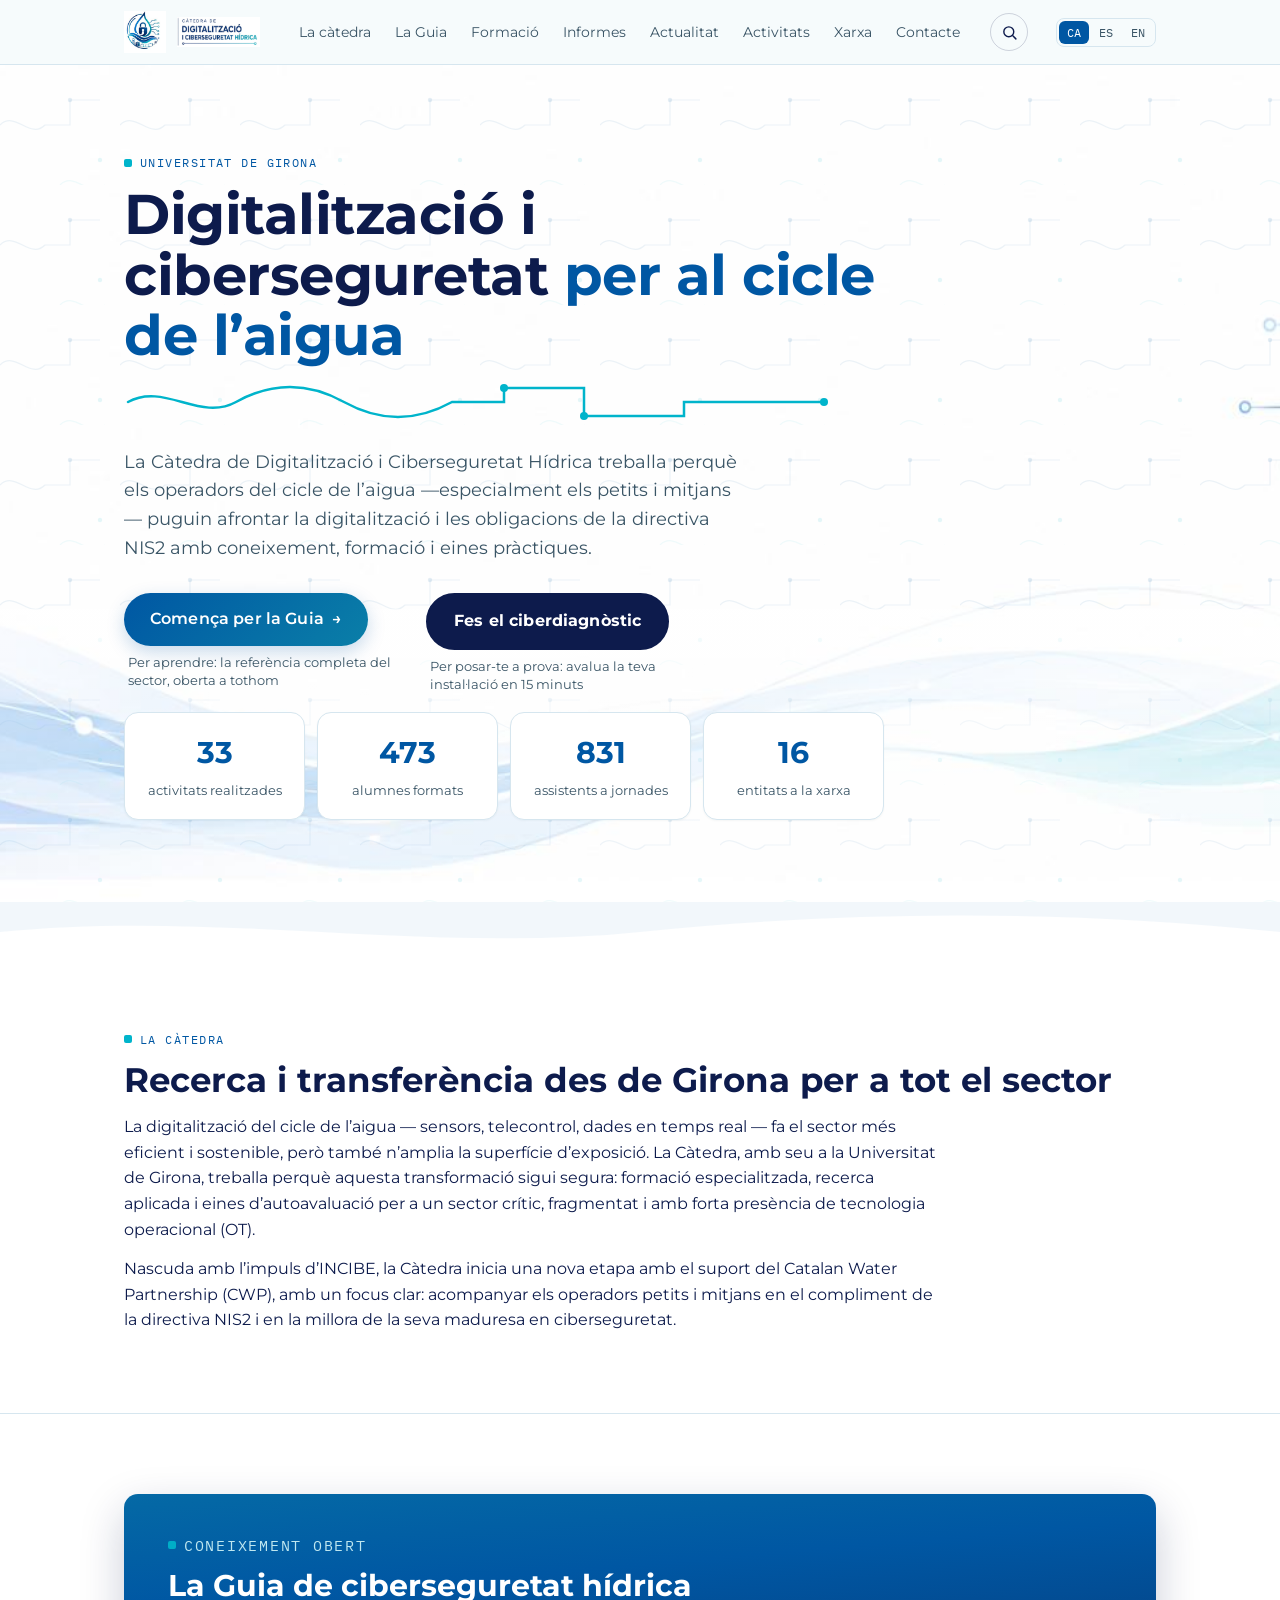
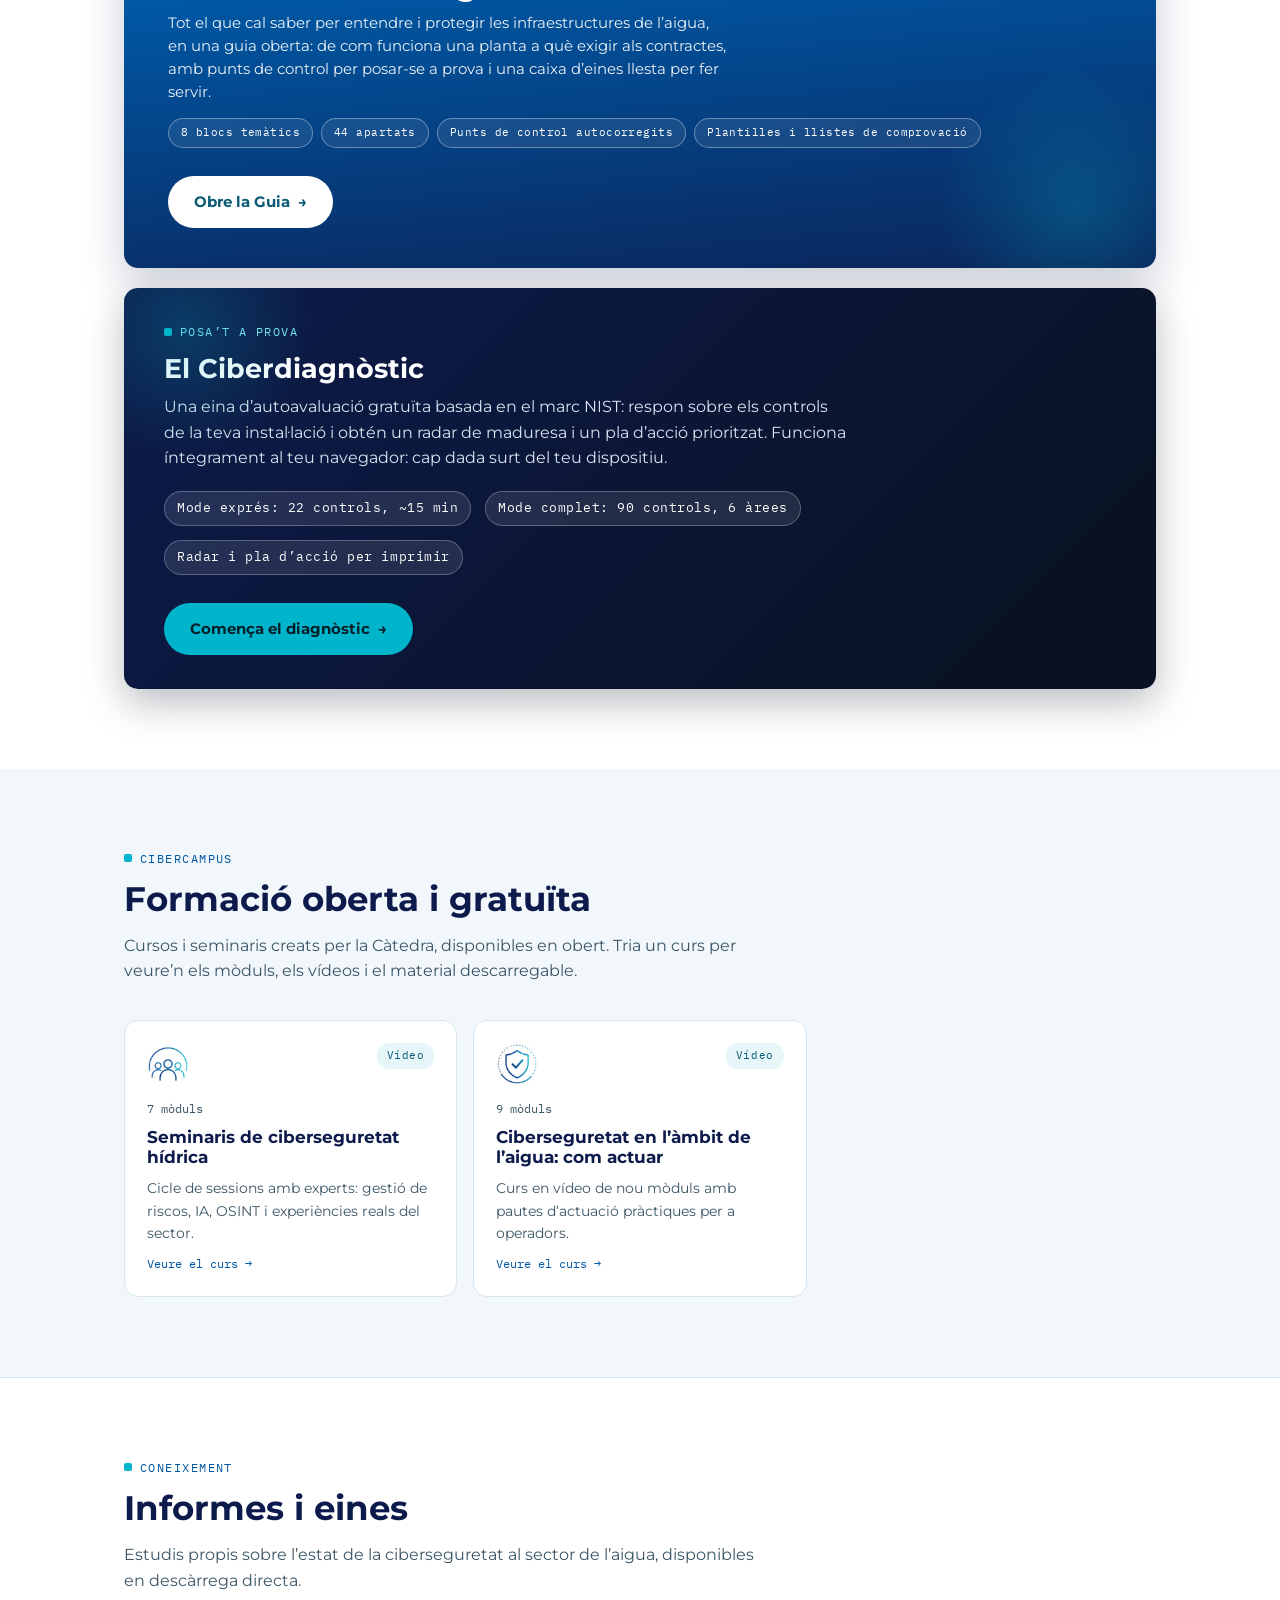
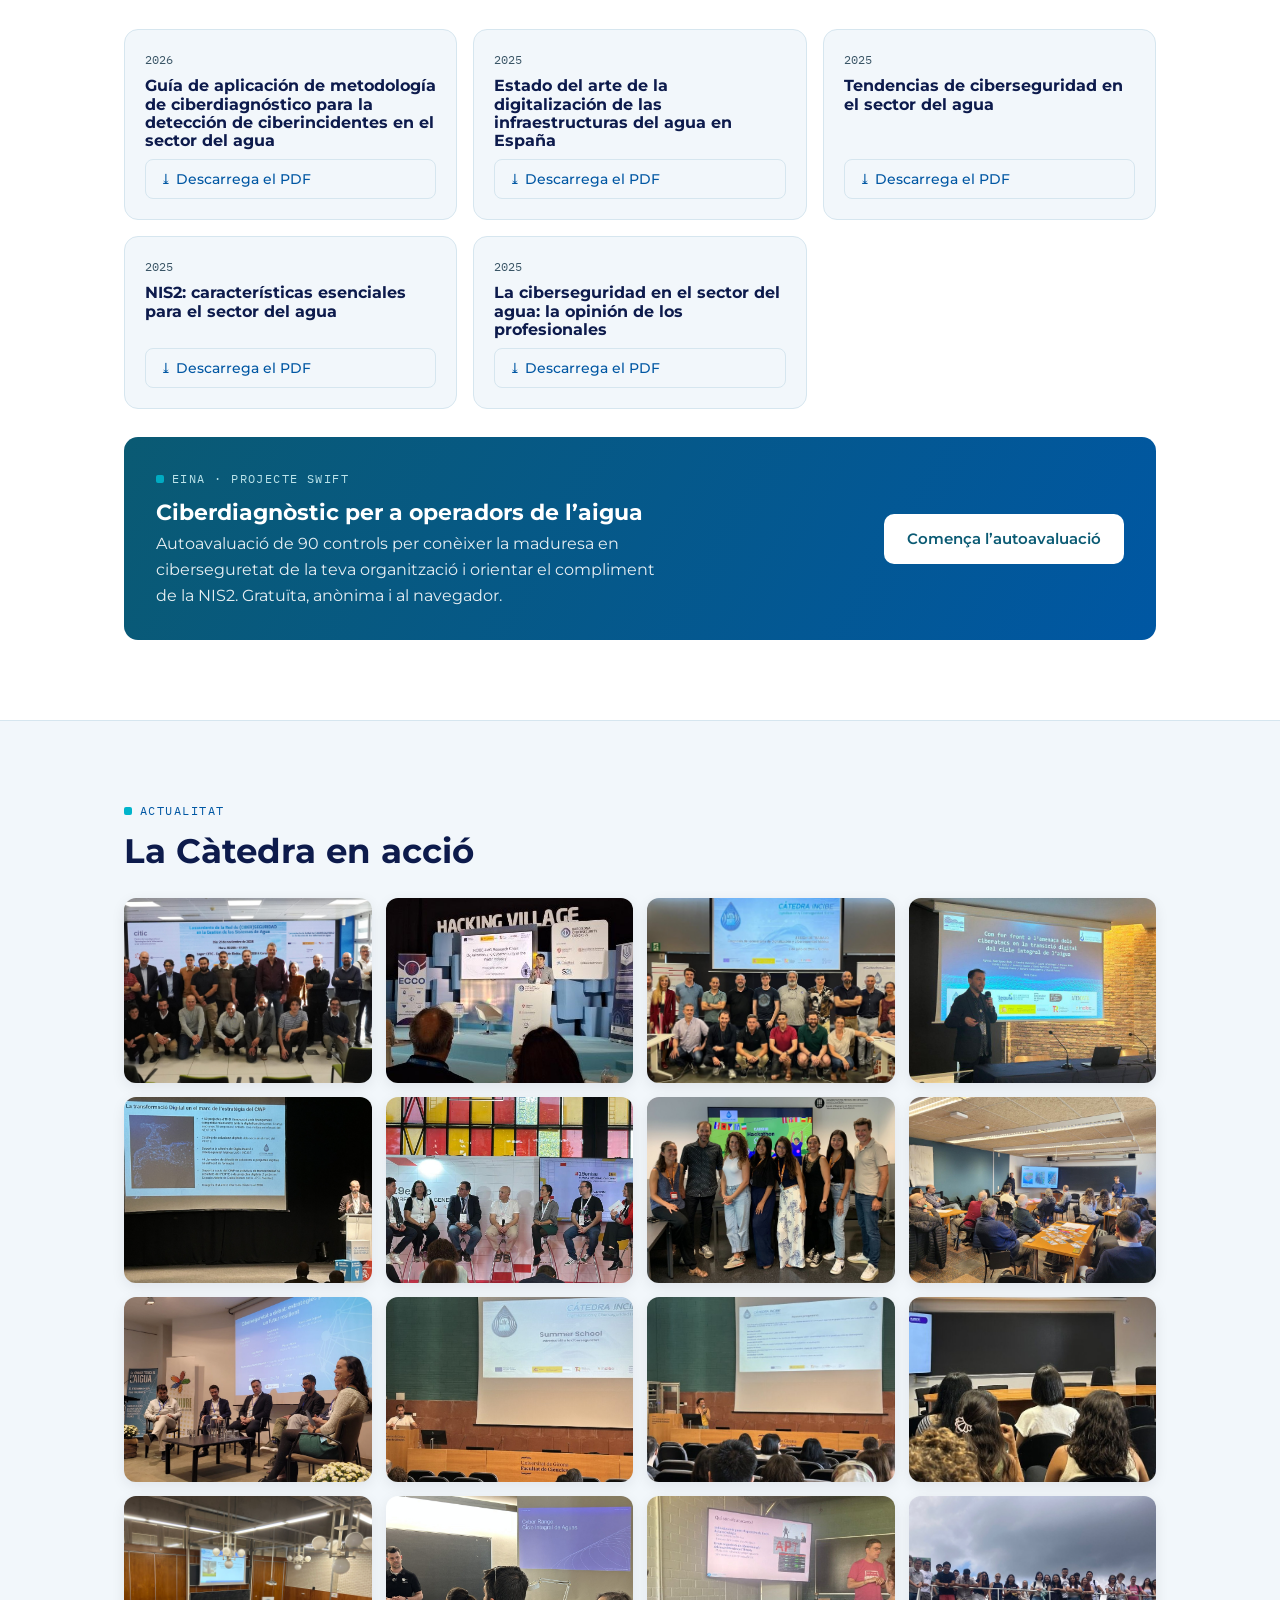
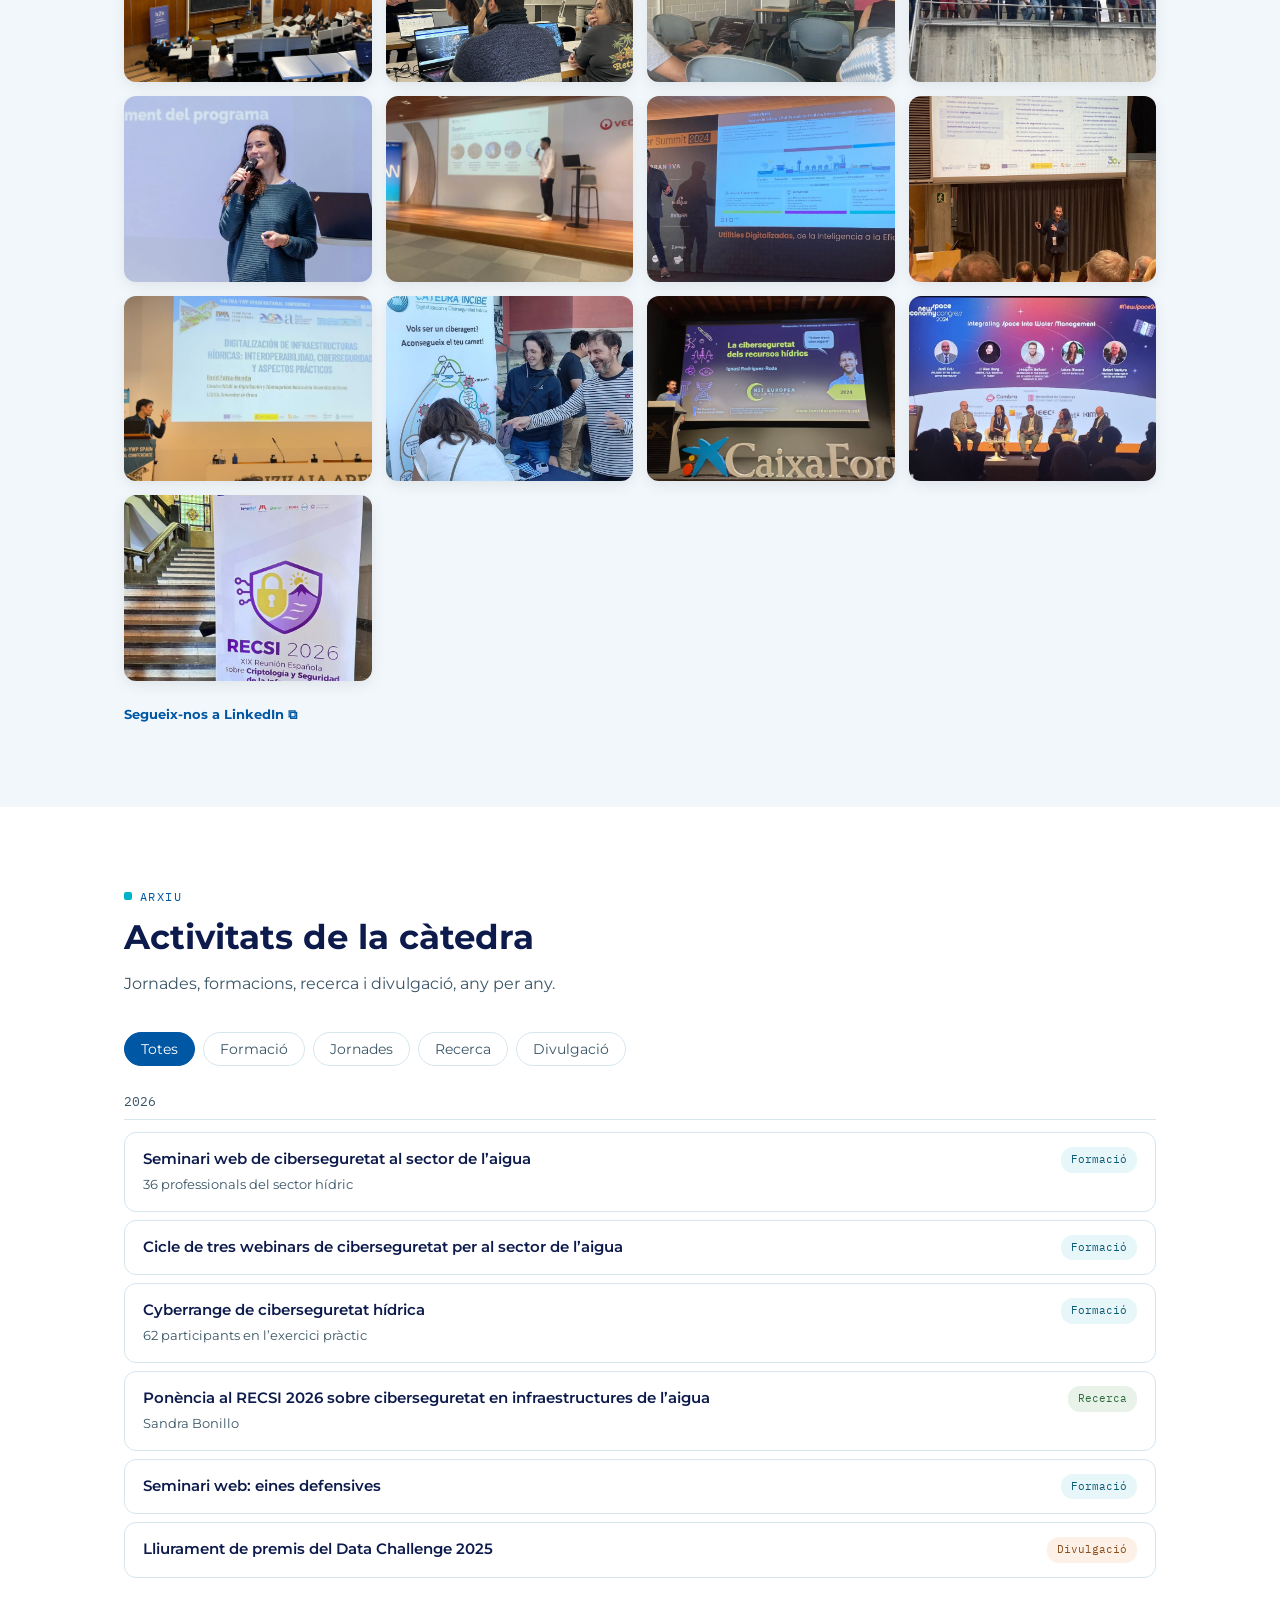
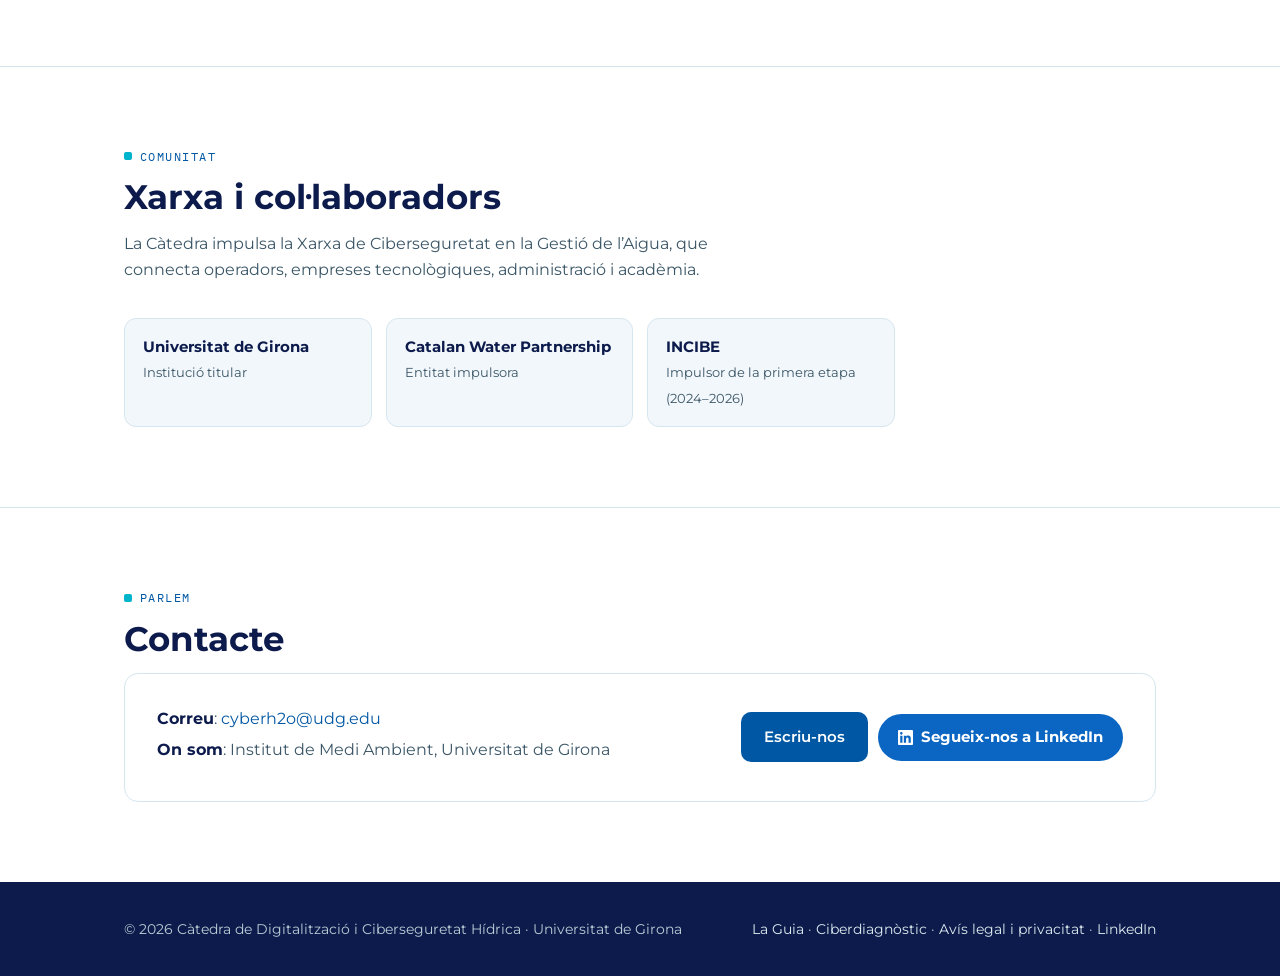
<file: index.html>
<!DOCTYPE html>
<html lang="ca">
<head>
<meta charset="UTF-8">
<meta name="viewport" content="width=device-width, initial-scale=1.0">
<title>CiberH2O — Càtedra de Digitalització i Ciberseguretat Hídrica · UdG</title>
<link rel="icon" type="image/png" href="favicon.png">
<meta name="description" content="Càtedra de Digitalització i Ciberseguretat Hídrica de la Universitat de Girona. Formació, recerca i recursos de ciberseguretat per al sector de l'aigua.">
<meta property="og:type" content="website">
<meta property="og:site_name" content="CiberH2O — Universitat de Girona">
<meta property="og:title" content="CiberH2O · Ciberseguretat per al cicle de l'aigua">
<meta property="og:description" content="Formació oberta, informes i eines de ciberseguretat per als operadors del sector de l'aigua. Càtedra de la Universitat de Girona.">
<meta property="og:url" content="https://cyberh2o.es/">
<meta property="og:image" content="https://cyberh2o.es/social.png"><!-- TODO: crear social.png (1200x630) amb el logo nou -->
<meta name="twitter:card" content="summary_large_image">
<link rel="preconnect" href="https://fonts.googleapis.com">
<link rel="preconnect" href="https://fonts.gstatic.com" crossorigin>
<link href="https://fonts.googleapis.com/css2?family=Montserrat:wght@400;500;600;700;800&family=IBM+Plex+Mono:wght@400;500&display=swap" rel="stylesheet">
<link rel="stylesheet" href="estil.css">
</head>
<body>

<nav>
  <div class="contenidor nav-inner">
    <a href="#inici" class="marca"><img src="logo.png" alt="" class="logo-img"><img src="logo-text.png" alt="Càtedra de Digitalització i Ciberseguretat Hídrica" class="logo-text-img"></a>
    <button id="menu-btn" aria-label="Menú" aria-expanded="false">☰</button>
    <div class="nav-links" id="nav-links">
      <a href="#sobre" data-i18n="nav.sobre">La càtedra</a>
      <a href="guia.html" data-i18n="nav.guia">La Guia</a>
      <a href="#formacio" data-i18n="nav.formacio">Formació</a>
      <a href="#informes" data-i18n="nav.informes">Informes</a>
      <a href="#publicacions" data-i18n="nav.pub">Actualitat</a>
      <a href="#activitats" data-i18n="nav.activitats">Activitats</a>
      <a href="#xarxa" data-i18n="nav.xarxa">Xarxa</a>
      <a href="#contacte" data-i18n="nav.contacte">Contacte</a>
    </div>
    <button id="cerca-btn" class="cerca-btn" aria-label="Cerca" title="Cerca (Ctrl+K)"><svg width="17" height="17" viewBox="0 0 24 24" fill="none"><circle cx="11" cy="11" r="7" stroke="currentColor" stroke-width="2"/><path d="M21 21l-4.3-4.3" stroke="currentColor" stroke-width="2" stroke-linecap="round"/></svg></button>
    <div class="langs" role="group" aria-label="Idioma">
      <button data-lang="ca" class="actiu">CA</button>
      <button data-lang="es">ES</button>
      <button data-lang="en">EN</button>
    </div>
  </div>
</nav>

<header id="inici">
  <svg class="patró" aria-hidden="true">
    <defs>
      <pattern id="trama" width="120" height="120" patternUnits="userSpaceOnUse">
        <path d="M0 60 C 15 45, 30 75, 45 60 L 70 60 L 70 35 L 100 35" fill="none" stroke="#0057A3" stroke-width="1.2" opacity=".07"/>
        <circle cx="70" cy="35" r="2.2" fill="#0057A3" opacity=".10"/>
        <circle cx="100" cy="95" r="2.2" fill="#00B4CB" opacity=".10"/>
        <path d="M60 120 C 75 105, 90 135, 105 120" fill="none" stroke="#00B4CB" stroke-width="1.2" opacity=".06"/>
      </pattern>
      <linearGradient id="esvaeix" x1="0" y1="0" x2="0" y2="1">
        <stop offset="0" stop-color="#fff" stop-opacity="1"/>
        <stop offset="1" stop-color="#fff" stop-opacity="0"/>
      </linearGradient>
    </defs>
    <rect width="100%" height="100%" fill="url(#trama)"/>
    <rect width="100%" height="35%" y="65%" fill="url(#esvaeix)" transform="scale(1,-1) translate(0,-100%)" opacity=".6"/>
  </svg>
  <div class="contenidor">
    <p class="eyebrow" data-i18n="hero.eyebrow">Universitat de Girona</p>
    <h1><span data-i18n="hero.t1">Digitalització i ciberseguretat</span> <span class="aqua" data-i18n="hero.t2">per al cicle de l’aigua</span></h1>
    <svg class="flux" viewBox="0 0 760 56" aria-hidden="true" preserveAspectRatio="xMinYMid meet">
      <path class="traça" d="M4 28 C 40 8, 76 48, 112 28 S 184 8, 220 28 S 292 48, 328 28 L 380 28 L 380 14 L 460 14 L 460 42 L 560 42 L 560 28 L 700 28"/>
      <circle cx="380" cy="14" r="4"/><circle cx="460" cy="42" r="4"/><circle cx="700" cy="28" r="4"/>
    </svg>
    <p class="hero-sub" data-i18n="hero.sub">La Càtedra de Digitalització i Ciberseguretat Hídrica treballa perquè els operadors del cicle de l'aigua —especialment els petits i mitjans— puguin afrontar la digitalització i les obligacions de la directiva NIS2 amb coneixement, formació i eines pràctiques.</p>
    <div class="cta-fila">
      <div class="cta-item">
        <a class="boto ple" href="guia.html" data-i18n="hero.cta1">Comença per la Guia</a>
        <span class="cta-nota" data-i18n="hero.cap1">Per aprendre: la referència completa del sector, oberta a tothom</span>
      </div>
      <div class="cta-item">
        <a class="boto buit" href="ciberdiagnostic.html" data-i18n="hero.cta2">Fes el ciberdiagnòstic</a>
        <span class="cta-nota" data-i18n="hero.cap2">Per posar-te a prova: avalua la teva instal·lació en 15 minuts</span>
      </div>
    </div>
    <div class="xifres" id="xifres">
      <div class="xifra"><b data-final="33">0</b><span data-i18n="x.activitats">activitats realitzades</span></div>
      <div class="xifra"><b data-final="473">0</b><span data-i18n="x.alumnes">alumnes formats</span></div>
      <div class="xifra"><b data-final="831">0</b><span data-i18n="x.assistents">assistents a jornades</span></div>
      <div class="xifra"><b data-final="16">0</b><span data-i18n="x.entitats">entitats a la xarxa</span></div>
    </div>
  </div>
</header>

<svg class="ona-divisor" viewBox="0 0 1440 48" preserveAspectRatio="none" aria-hidden="true">
  <path d="M0 30 C 240 8, 480 52, 720 30 S 1200 8, 1440 30 L 1440 48 L 0 48 Z" fill="#FFFFFF"/>
</svg>

<section id="sobre">
  <div class="contenidor">
    <p class="eyebrow" data-i18n="sobre.eyebrow">La càtedra</p>
    <h2 data-i18n="sobre.titol">Recerca i transferència des de Girona per a tot el sector</h2>
    <div class="sobre-grid">
      <div>
        <p data-i18n="sobre.p1">La digitalització del cicle de l’aigua — sensors, telecontrol, dades en temps real — fa el sector més eficient i sostenible, però també n’amplia la superfície d’exposició. La Càtedra, amb seu a la Universitat de Girona, treballa perquè aquesta transformació sigui segura: formació especialitzada, recerca aplicada i eines d’autoavaluació per a un sector crític, fragmentat i amb forta presència de tecnologia operacional (OT).</p>
        <p data-i18n="sobre.p2">Nascuda amb l'impuls d'INCIBE, la Càtedra inicia una nova etapa amb el suport del Catalan Water Partnership (CWP), amb un focus clar: acompanyar els operadors petits i mitjans en el compliment de la directiva NIS2 i en la millora de la seva maduresa en ciberseguretat.</p>
      </div>
          </div>
  </div>
</section>

<section id="guia">
  <div class="contenidor">
    <div class="banda-guia">
      <div>
        <p class="eyebrow" style="color:#CFF3F7" data-i18n="guia.eyebrow">Coneixement obert</p>
        <h3 data-i18n="guia.titol">La Guia de ciberseguretat hídrica</h3>
        <p data-i18n="guia.p">Tot el que cal saber per entendre i protegir les infraestructures de l'aigua, en una guia oberta: de com funciona una planta a què exigir als contractes, amb punts de control per posar-se a prova i una caixa d'eines llesta per fer servir.</p>
        <div class="guia-chips">
          <span data-i18n="guia.c1">8 blocs temàtics</span>
          <span data-i18n="guia.c2">44 apartats</span>
          <span data-i18n="guia.c3">Punts de control autocorregits</span>
          <span data-i18n="guia.c4">Plantilles i llistes de comprovació</span>
        </div>
      </div>
      <a class="boto" href="guia.html" data-i18n="guia.cta">Obre la Guia</a>
    </div>

    <div class="banda-diag">
      <div>
        <p class="eyebrow" data-i18n="diag.eyebrow">Posa’t a prova</p>
        <h3 data-i18n="diag.titol">El Ciberdiagnòstic</h3>
        <p data-i18n="diag.p">Una eina d’autoavaluació gratuïta basada en el marc NIST: respon sobre els controls de la teva instal·lació i obtén un radar de maduresa i un pla d’acció prioritzat. Funciona íntegrament al teu navegador: cap dada surt del teu dispositiu.</p>
        <div class="guia-chips">
          <span data-i18n="diag.c1">Mode exprés: 22 controls, ~15 min</span>
          <span data-i18n="diag.c2">Mode complet: 90 controls, 6 àrees</span>
          <span data-i18n="diag.c3">Radar i pla d’acció per imprimir</span>
        </div>
      </div>
      <a class="boto" href="ciberdiagnostic.html" data-i18n="diag.cta">Comença el diagnòstic</a>
    </div>
  </div>
</section>

<section id="formacio">
  <div class="contenidor">
    <p class="eyebrow" data-i18n="form.eyebrow">CiberCampus</p>
    <h2 data-i18n="form.titol">Formació oberta i gratuïta</h2>
    <p class="intro" data-i18n="form.intro">Cursos i seminaris creats per la Càtedra, disponibles en obert. Tria un curs per veure'n els mòduls, els vídeos i el material descarregable.</p>
    <div class="cursos-grid" id="cursos-video"></div>
  </div>
</section>

<section id="informes">
  <div class="contenidor">
    <p class="eyebrow" data-i18n="inf.eyebrow">Coneixement</p>
    <h2 data-i18n="inf.titol">Informes i eines</h2>
    <p class="intro" data-i18n="inf.intro">Estudis propis sobre l'estat de la ciberseguretat al sector de l'aigua, disponibles en descàrrega directa.</p>
    <div class="informes-grid" id="informes-grid"></div>
    <div class="eina-destacada">
      <div>
        <p class="eyebrow" style="color:#CFF3F7">Eina · Projecte SWIFT</p>
        <h3 data-i18n="eina.titol">Ciberdiagnòstic per a operadors de l'aigua</h3>
        <p data-i18n="eina.p">Autoavaluació de 90 controls per conèixer la maduresa en ciberseguretat de la teva organització i orientar el compliment de la NIS2. Gratuïta, anònima i al navegador.</p>
      </div>
      <a class="boto" href="ciberdiagnostic.html" data-i18n="eina.cta">Comença l'autoavaluació</a>
    </div>
  </div>
</section>


<section id="publicacions" style="display:none">
  <div class="contenidor">
    <p class="eyebrow" data-i18n="pub.eyebrow">Actualitat</p>
    <h2 data-i18n="pub.titol">La Càtedra en acció</h2>
    <div class="pub-grid" id="pub-grid"></div>
    <p class="pub-peu"><a class="act-enllac" href="https://www.linkedin.com/in/c%C3%A0tedra-digitalitzaci%C3%B3-i-ciberseguretat-de-la-udg-729004420" target="_blank" rel="noopener"><span data-i18n="con.li">Segueix-nos a LinkedIn</span> ⧉</a></p>
  </div>
</section>

<section id="activitats">
  <div class="contenidor">
    <p class="eyebrow" data-i18n="act.eyebrow">Arxiu</p>
    <h2 data-i18n="act.titol">Activitats de la càtedra</h2>
    <p class="intro" data-i18n="act.intro">Jornades, formacions, recerca i divulgació, any per any.</p>
    <div class="filtres" id="filtres" role="group" aria-label="Filtres"></div>
    <div id="activitats-llista"></div>
  </div>
</section>

<section id="xarxa">
  <div class="contenidor">
    <p class="eyebrow" data-i18n="xar.eyebrow">Comunitat</p>
    <h2 data-i18n="xar.titol">Xarxa i col·laboradors</h2>
    <p class="intro" data-i18n="xar.intro">La Càtedra impulsa la Xarxa de Ciberseguretat en la Gestió de l'Aigua, que connecta operadors, empreses tecnològiques, administració i acadèmia.</p>
    <div class="xarxa-grid">
      <div class="entitat"><b>Universitat de Girona</b><span data-i18n="xar.udg">Institució titular</span></div>
      <div class="entitat"><b>Catalan Water Partnership</b><span data-i18n="xar.cwp">Entitat impulsora</span></div>
      <div class="entitat"><b>INCIBE</b><span data-i18n="xar.incibe">Impulsor de la primera etapa (2024–2026)</span></div>
      <!-- TODO: afegir membres de la Xarxa Ciberaigua quan es confirmin -->
    </div>
  </div>
</section>

<section id="contacte">
  <div class="contenidor">
    <p class="eyebrow" data-i18n="con.eyebrow">Parlem</p>
    <h2 data-i18n="con.titol">Contacte</h2>
    <div class="targeta-contacte">
      <div class="dades">
        <p><b data-i18n="con.email">Correu</b>: <a href="mailto:cyberh2o@udg.edu">cyberh2o@udg.edu</a></p>
        <p><b data-i18n="con.on">On som</b>: Institut de Medi Ambient, Universitat de Girona</p>
      </div>
      <div class="contacte-botons" style="margin-left:auto"><a class="boto ple" href="mailto:cyberh2o@udg.edu" data-i18n="con.cta">Escriu-nos</a><a class="boto-linkedin" href="https://www.linkedin.com/in/c%C3%A0tedra-digitalitzaci%C3%B3-i-ciberseguretat-de-la-udg-729004420" target="_blank" rel="noopener"><svg width="15" height="15" viewBox="0 0 24 24" fill="currentColor" aria-hidden="true"><path d="M20.45 20.45h-3.55v-5.57c0-1.33-.03-3.04-1.85-3.04-1.86 0-2.14 1.45-2.14 2.94v5.67H9.36V9h3.41v1.56h.05c.47-.9 1.63-1.85 3.36-1.85 3.6 0 4.27 2.37 4.27 5.45v6.29zM5.34 7.43a2.06 2.06 0 1 1 0-4.12 2.06 2.06 0 0 1 0 4.12zM7.12 20.45H3.56V9h3.56v11.45zM22.22 0H1.77C.79 0 0 .77 0 1.72v20.55C0 23.23.79 24 1.77 24h20.45c.98 0 1.78-.77 1.78-1.73V1.72C24 .77 23.2 0 22.22 0z"/></svg><span data-i18n="con.li">Segueix-nos a LinkedIn</span></a></div>
    </div>
  </div>
</section>

<footer>
  <div class="contenidor">
    <span>© 2026 Càtedra de Digitalització i Ciberseguretat Hídrica · Universitat de Girona</span>
    <span><a href="guia.html" data-i18n="peu.guia">La Guia</a> · <a href="ciberdiagnostic.html" data-i18n="peu.diag">Ciberdiagnòstic</a> · <a href="legal.html" data-i18n="peu.legal">Avís legal i privacitat</a> · <a href="https://www.linkedin.com/in/c%C3%A0tedra-digitalitzaci%C3%B3-i-ciberseguretat-de-la-udg-729004420" target="_blank" rel="noopener">LinkedIn</a></span>
  </div>
</footer>

<script src="dades.js"></script>
<script>
/* =========================================================
   DADES
   Quan tinguem els PDFs al repositori, només cal canviar
   les URL de sota per rutes relatives (p. ex. 'docs/cursos/...').
   ========================================================= */
const INFORMES = [
  {any:'2026', t:'Guía de aplicación de metodología de ciberdiagnóstico para la detección de ciberincidentes en el sector del agua', url:'pdfs/Guia-de-aplicacion-de-metodologia-de-ciberdiagnostico-para-la-deteccion-de-ciberincidentes-en-el-Sector-del-Agua.pdf'},
  {any:'2025', t:'Estado del arte de la digitalización de las infraestructuras del agua en España', url:'pdfs/250410-Estado-del-Arte-de-la-Digitalizacion-de-las-Infraestructuras-del-Agua-en-Espana.pdf'},
  {any:'2025', t:'Tendencias de ciberseguridad en el sector del agua', url:'pdfs/Informe-Tendencias-de-Ciberseguridad-en-el-Sector-del-Agua.pdf'},
  {any:'2025', t:'NIS2: características esenciales para el sector del agua', url:'pdfs/Informe-NIS2-Caracteristicas-esenciales-SECTOR-DEL-AGUA.pdf'},
  {any:'2025', t:'La ciberseguridad en el sector del agua: la opinión de los profesionales', url:'pdfs/250203-Informe-opinion-profesionales.pdf'}
];

const ACTIVITATS = [
  {d:'2026-04-07', c:'formacio', t:'Seminari web de ciberseguretat al sector de l\u2019aigua', s:'36 professionals del sector hídric'},
  {d:'2026-03-31', c:'formacio', t:'Cicle de tres webinars de ciberseguretat per al sector de l\u2019aigua', s:''},
  {d:'2026-03-30', c:'formacio', t:'Cyberrange de ciberseguretat hídrica', s:'62 participants en l\u2019exercici pràctic'},
  {d:'2026-03-26', c:'recerca', t:'Ponència al RECSI 2026 sobre ciberseguretat en infraestructures de l\u2019aigua', s:'Sandra Bonillo'},
  {d:'2026-03-25', c:'formacio', t:'Seminari web: eines defensives', s:''},
  {d:'2026-01-29', c:'divulgacio', t:'Lliurament de premis del Data Challenge 2025', s:''},
  {d:'2026-01-12', c:'recerca', t:'Eina i guia per a la detecció de ciberincidents al sector de l\u2019aigua', s:'Publicació de la metodologia de ciberdiagnòstic'},
  {d:'2025-12-18', c:'jornades', t:'Protegint l\u2019aigua del demà: taller estratègic de ciberseguretat hídrica', s:''},
  {d:'2025-12-15', c:'jornades', t:'Presentació de casos pràctics en el marc de l\u2019ES-ISAC Aguas', s:''},
  {d:'2025-12-10', c:'jornades', t:'Jornada de ciberseguretat en l\u2019aigua potable', s:''},
  {d:'2025-11-25', c:'divulgacio', t:'Resolució dels I Premis de la Càtedra', s:'TFG, TFM i tesis en ciberseguretat hídrica'},
  {d:'2025-11-24', c:'jornades', t:'Jornada sobre ciberseguretat en la gestió dels sistemes d\u2019aigua urbans i industrials', s:''},
  {d:'2025-11-21', c:'jornades', t:'Jornada de llançament de la Xarxa de Ciberseguretat en la Gestió de l\u2019Aigua', s:''},
  {d:'2025-11-20', c:'formacio', t:'Formació en ciberseguretat hídrica: claus per protegir el cicle de l\u2019aigua', s:''},
  {d:'2025-10-28', c:'formacio', t:'CyberChallenge 2025: el repte de ciberseguretat hídrica', s:''},
  {d:'2025-10-24', c:'jornades', t:'La ciberseguretat hídrica, eix central de la 5a Jornada Tècnica de l\u2019Aigua', s:''},
  {d:'2025-10-17', c:'divulgacio', t:'Participació al 19è ENISE', s:''}
];

/* =========================================================
   TRADUCCIONS D'INTERFÍCIE
   ========================================================= */
const T = {
 ca:{'hero.cap1':'Per aprendre: la refer\u00e8ncia completa del sector, oberta a tothom','hero.cap2':'Per posar-te a prova: avalua la teva instal\u00b7laci\u00f3 en 15 minuts','diag.eyebrow':'Posa\u2019t a prova','diag.titol':'El Ciberdiagn\u00f2stic','diag.p':'Una eina d\u2019autoavaluaci\u00f3 gratu\u00efta basada en el marc NIST: respon sobre els controls de la teva instal\u00b7laci\u00f3 i obt\u00e9n un radar de maduresa i un pla d\u2019acci\u00f3 prioritzat. Funciona \u00edntegrament al teu navegador: cap dada surt del teu dispositiu.','diag.c1':'Mode expr\u00e9s: 22 controls, ~15 min','diag.c2':'Mode complet: 90 controls, 6 \u00e0rees','diag.c3':'Radar i pla d\u2019acci\u00f3 per imprimir','diag.cta':'Comen\u00e7a el diagn\u00f2stic','act.li':'Veure a LinkedIn','con.li':'Segueix-nos a LinkedIn','pub.eyebrow':'Actualitat','nav.pub':'Actualitat','pub.titol':'La C\u00e0tedra en acci\u00f3','act.mes':'Veure\u2019n m\u00e9s',
  'form.videos':'Formacions en vídeo','form.cursos':'Cursos interactius','nav.sobre':'La càtedra','nav.formacio':'Formació','nav.guia':'La Guia','peu.legal':'Avís legal i privacitat','peu.diag':'Ciberdiagnòstic','peu.guia':'La Guia','nav.informes':'Informes','nav.activitats':'Activitats','nav.xarxa':'Xarxa','nav.contacte':'Contacte',
  'hero.eyebrow':'Universitat de Girona','hero.t1':'Digitalitzaci\u00f3 i ciberseguretat','hero.t2':'per al cicle de l\u2019aigua',
  'hero.sub':'La Càtedra de Digitalització i Ciberseguretat Hídrica treballa perquè els operadors del cicle de l\u2019aigua —especialment els petits i mitjans— puguin afrontar la digitalització i les obligacions de la directiva NIS2 amb coneixement, formació i eines pràctiques.',
  'hero.cta1':'Comença per la Guia','hero.cta2':'Fes el ciberdiagnòstic','guia.eyebrow':'Coneixement obert','guia.titol':'La Guia de ciberseguretat hídrica','guia.p':'Tot el que cal saber per entendre i protegir les infraestructures de l\u2019aigua, en una guia oberta: de com funciona una planta a què exigir als contractes, amb punts de control per posar-se a prova i una caixa d\u2019eines llesta per fer servir.','guia.c1':'8 blocs temàtics','guia.c2':'44 apartats','guia.c3':'Punts de control autocorregits','guia.c4':'Plantilles i llistes de comprovació','guia.cta':'Obre la Guia',
  'x.activitats':'activitats realitzades','x.alumnes':'alumnes formats','x.assistents':'assistents a jornades','x.entitats':'entitats a la xarxa',
  'sobre.eyebrow':'La càtedra','sobre.titol':'Recerca i transferència des de Girona per a tot el sector',
  'sobre.p1':'La digitalitzaci\u00f3 del cicle de l\u2019aigua \u2014 sensors, telecontrol, dades en temps real \u2014 fa el sector m\u00e9s eficient i sostenible, però tamb\u00e9 n\u2019amplia la superf\u00edcie d\u2019exposici\u00f3. La C\u00e0tedra, amb seu a la Universitat de Girona, treballa perqu\u00e8 aquesta transformaci\u00f3 sigui segura: formaci\u00f3 especialitzada, recerca aplicada i eines d\u2019autoavaluaci\u00f3 per a un sector cr\u00edtic, fragmentat i amb forta pres\u00e8ncia de tecnologia operacional (OT).',
  'sobre.p2':'Nascuda amb l\u2019impuls d\u2019INCIBE, la Càtedra inicia una nova etapa amb el suport del Catalan Water Partnership (CWP), amb un focus clar: acompanyar els operadors petits i mitjans en el compliment de la directiva NIS2 i en la millora de la seva maduresa en ciberseguretat.',
  
  'form.eyebrow':'CiberCampus','form.titol':'Formació oberta i gratuïta',
  'form.intro':'Cursos i seminaris creats per la Càtedra, disponibles en obert. Tria un curs per veure\u2019n els mòduls, els vídeos i el material descarregable.',
  'inf.eyebrow':'Coneixement','inf.titol':'Informes i eines',
  'inf.intro':'Estudis propis sobre l\u2019estat de la ciberseguretat al sector de l\u2019aigua, disponibles en descàrrega directa.',
  'eina.titol':'Ciberdiagnòstic per a operadors de l\u2019aigua',
  'eina.p':'Autoavaluació de 90 controls per conèixer la maduresa en ciberseguretat de la teva organització i orientar el compliment de la NIS2. Gratuïta, anònima i al navegador.',
  'eina.cta':'Comença l\u2019autoavaluació',
  'act.eyebrow':'Arxiu','act.titol':'Activitats de la càtedra','act.intro':'Jornades, formacions, recerca i divulgació, any per any.',
  'xar.eyebrow':'Comunitat','xar.titol':'Xarxa i col·laboradors',
  'xar.intro':'La Càtedra impulsa la Xarxa de Ciberseguretat en la Gestió de l\u2019Aigua, que connecta operadors, empreses tecnològiques, administració i acadèmia.',
  'xar.udg':'Institució titular','xar.cwp':'Entitat impulsora','xar.incibe':'Impulsor de la primera etapa (2024–2026)',
  'con.eyebrow':'Parlem','con.titol':'Contacte','con.email':'Correu','con.on':'On som','con.cta':'Escriu-nos',
  'ui.original':'Material original (PDF)','ui.moduls':'mòduls','ui.videos':'Vídeo','ui.pdf':'PDF','ui.veure':'Veure el curs','ui.tancar':'Tancar','ui.descarrega':'Descarrega el PDF','ui.tots':'Totes',
  'cat.formacio':'Formació','cat.jornades':'Jornades','cat.recerca':'Recerca','cat.divulgacio':'Divulgació'
 },
 es:{'hero.cap1':'Para aprender: la referencia completa del sector, abierta a todos','hero.cap2':'Para ponerte a prueba: eval\u00faa tu instalaci\u00f3n en 15 minutos','diag.eyebrow':'Ponte a prueba','diag.titol':'El Ciberdiagn\u00f3stico','diag.p':'Una herramienta de autoevaluaci\u00f3n gratuita basada en el marco NIST: responde sobre los controles de tu instalaci\u00f3n y obt\u00e9n un radar de madurez y un plan de acci\u00f3n priorizado. Funciona \u00edntegramente en tu navegador: ning\u00fan dato sale de tu dispositivo.','diag.c1':'Modo expr\u00e9s: 22 controles, ~15 min','diag.c2':'Modo completo: 90 controles, 6 \u00e1reas','diag.c3':'Radar y plan de acci\u00f3n imprimible','diag.cta':'Empieza el diagn\u00f3stico','act.li':'Ver en LinkedIn','con.li':'S\u00edguenos en LinkedIn','pub.eyebrow':'Actualidad','nav.pub':'Actualidad','pub.titol':'La C\u00e1tedra en acci\u00f3n','act.mes':'Ver m\u00e1s',
  'form.videos':'Formaciones en vídeo','form.cursos':'Cursos interactivos','nav.sobre':'La cátedra','nav.formacio':'Formación','nav.guia':'La Guía','peu.legal':'Aviso legal y privacidad','peu.diag':'Ciberdiagnóstico','peu.guia':'La Guía','nav.informes':'Informes','nav.activitats':'Actividades','nav.xarxa':'Red','nav.contacte':'Contacto',
  'hero.eyebrow':'Universitat de Girona','hero.t1':'Digitalizaci\u00f3n y ciberseguridad','hero.t2':'para el ciclo del agua',
  'hero.sub':'La Cátedra de Digitalización y Ciberseguridad Hídrica trabaja para que los operadores del ciclo del agua —especialmente los pequeños y medianos— puedan afrontar la digitalización y las obligaciones de la directiva NIS2 con conocimiento, formación y herramientas prácticas.',
  'hero.cta1':'Empieza por la Guía','hero.cta2':'Haz el ciberdiagnóstico','guia.eyebrow':'Conocimiento abierto','guia.titol':'La Guía de ciberseguridad hídrica','guia.p':'Todo lo necesario para entender y proteger las infraestructuras del agua, en una guía abierta: de cómo funciona una planta a qué exigir en los contratos, con puntos de control para ponerse a prueba y una caja de herramientas lista para usar.','guia.c1':'8 bloques temáticos','guia.c2':'44 apartados','guia.c3':'Puntos de control autocorregidos','guia.c4':'Plantillas y listas de comprobación','guia.cta':'Abre la Guía',
  'x.activitats':'actividades realizadas','x.alumnes':'alumnos formados','x.assistents':'asistentes a jornadas','x.entitats':'entidades en la red',
  'sobre.eyebrow':'La cátedra','sobre.titol':'Investigación y transferencia desde Girona para todo el sector',
  'sobre.p1':'La digitalizaci\u00f3n del ciclo del agua \u2014 sensores, telecontrol, datos en tiempo real \u2014 hace el sector m\u00e1s eficiente y sostenible, pero tambi\u00e9n ampl\u00eda su superficie de exposici\u00f3n. La C\u00e1tedra, con sede en la Universitat de Girona, trabaja para que esta transformaci\u00f3n sea segura: formaci\u00f3n especializada, investigaci\u00f3n aplicada y herramientas de autoevaluaci\u00f3n para un sector cr\u00edtico, fragmentado y con fuerte presencia de tecnolog\u00eda operacional (OT).',
  'sobre.p2':'Nacida con el impulso de INCIBE, la Cátedra inicia una nueva etapa con el apoyo del Catalan Water Partnership (CWP), con un foco claro: acompañar a los operadores pequeños y medianos en el cumplimiento de la directiva NIS2 y en la mejora de su madurez en ciberseguridad.',
  
  'form.eyebrow':'CiberCampus','form.titol':'Formación abierta y gratuita',
  'form.intro':'Cursos y seminarios creados por la Cátedra, disponibles en abierto. Elige un curso para ver sus módulos, los vídeos y el material descargable.',
  'inf.eyebrow':'Conocimiento','inf.titol':'Informes y herramientas',
  'inf.intro':'Estudios propios sobre el estado de la ciberseguridad en el sector del agua, disponibles en descarga directa.',
  'eina.titol':'Ciberdiagnóstico para operadores del agua',
  'eina.p':'Autoevaluación de 90 controles para conocer la madurez en ciberseguridad de tu organización y orientar el cumplimiento de la NIS2. Gratuita, anónima y en el navegador.',
  'eina.cta':'Empieza la autoevaluación',
  'act.eyebrow':'Archivo','act.titol':'Actividades de la cátedra','act.intro':'Jornadas, formaciones, investigación y divulgación, año a año.',
  'xar.eyebrow':'Comunidad','xar.titol':'Red y colaboradores',
  'xar.intro':'La Cátedra impulsa la Red de Ciberseguridad en la Gestión del Agua, que conecta operadores, empresas tecnológicas, administración y academia.',
  'xar.udg':'Institución titular','xar.cwp':'Entidad impulsora','xar.incibe':'Impulsor de la primera etapa (2024–2026)',
  'con.eyebrow':'Hablemos','con.titol':'Contacto','con.email':'Correo','con.on':'Dónde estamos','con.cta':'Escríbenos',
  'ui.original':'Material original (PDF)','ui.moduls':'módulos','ui.videos':'Vídeo','ui.pdf':'PDF','ui.veure':'Ver el curso','ui.tancar':'Cerrar','ui.descarrega':'Descarga el PDF','ui.tots':'Todas',
  'cat.formacio':'Formación','cat.jornades':'Jornadas','cat.recerca':'Investigación','cat.divulgacio':'Divulgación'
 },
 en:{'hero.cap1':'To learn: the sector\u2019s complete reference, open to everyone','hero.cap2':'To test yourself: assess your facility in 15 minutes','diag.eyebrow':'Test yourself','diag.titol':'The Cyberdiagnostic','diag.p':'A free self-assessment tool based on the NIST framework: answer questions about your facility\u2019s controls and get a maturity radar and a prioritised action plan. It runs entirely in your browser: no data leaves your device.','diag.c1':'Express mode: 22 controls, ~15 min','diag.c2':'Full mode: 90 controls, 6 areas','diag.c3':'Printable radar and action plan','diag.cta':'Start the diagnostic','act.li':'View on LinkedIn','con.li':'Follow us on LinkedIn','pub.eyebrow':'News','nav.pub':'News','pub.titol':'The Chair in action','act.mes':'Read more',
  'form.videos':'Video training','form.cursos':'Interactive courses','nav.sobre':'About','nav.formacio':'Training','nav.guia':'The Guide','peu.legal':'Legal notice and privacy','peu.diag':'Cyber check-up','peu.guia':'The Guide','nav.informes':'Reports','nav.activitats':'Activities','nav.xarxa':'Network','nav.contacte':'Contact',
  'hero.eyebrow':'Universitat de Girona','hero.t1':'Digitalisation and cybersecurity','hero.t2':'for the water cycle',
  'hero.sub':'The Chair in Digitalisation and Water Cybersecurity works so that water-cycle operators — especially small and mid-sized ones — can face digitalisation and NIS2 obligations with knowledge, training and practical tools.',
  'hero.cta1':'Start with the Guide','hero.cta2':'Take the cyber self-assessment','guia.eyebrow':'Open knowledge','guia.titol':'The water cybersecurity guide','guia.p':'Everything you need to understand and protect water infrastructure, in an open guide: from how a plant works to what to require in contracts, with self-marking checkpoints and a ready-to-use toolbox.','guia.c1':'8 thematic blocks','guia.c2':'44 sections','guia.c3':'Self-marking checkpoints','guia.c4':'Templates and checklists','guia.cta':'Open the Guide',
  'x.activitats':'activities held','x.alumnes':'students trained','x.assistents':'event attendees','x.entitats':'network entities',
  'sobre.eyebrow':'The chair','sobre.titol':'Research and transfer from Girona for the whole sector',
  'sobre.p1':'The digitalisation of the water cycle \u2014 sensors, remote control, real-time data \u2014 makes the sector more efficient and sustainable, but it also widens its exposure surface. Based at the University of Girona, the Chair works to make this transformation secure: specialised training, applied research and self-assessment tools for a critical, fragmented sector with a strong operational technology (OT) footprint.',
  'sobre.p2':'Born with the support of INCIBE, the Chair begins a new phase backed by the Catalan Water Partnership (CWP), with a clear focus: helping small and mid-sized operators comply with the NIS2 directive and improve their cybersecurity maturity.',
  
  'form.eyebrow':'CyberCampus','form.titol':'Open, free training',
  'form.intro':'Courses and seminars created by the Chair, openly available. Pick a course to see its modules, videos and downloadable material.',
  'inf.eyebrow':'Knowledge','inf.titol':'Reports and tools',
  'inf.intro':'Our own studies on the state of cybersecurity in the water sector, available for direct download.',
  'eina.titol':'Cyber self-assessment for water operators',
  'eina.p':'A 90-control self-assessment to gauge your organisation\u2019s cybersecurity maturity and guide NIS2 compliance. Free, anonymous, in your browser.',
  'eina.cta':'Start the self-assessment',
  'act.eyebrow':'Archive','act.titol':'Chair activities','act.intro':'Events, training, research and outreach, year by year.',
  'xar.eyebrow':'Community','xar.titol':'Network and partners',
  'xar.intro':'The Chair drives the Water Management Cybersecurity Network, connecting operators, technology companies, public administration and academia.',
  'xar.udg':'Host institution','xar.cwp':'Driving partner','xar.incibe':'Backer of the first phase (2024–2026)',
  'con.eyebrow':'Let\u2019s talk','con.titol':'Contact','con.email':'Email','con.on':'Where we are','con.cta':'Write to us',
  'ui.original':'Original material (PDF)','ui.moduls':'modules','ui.videos':'Video','ui.pdf':'PDF','ui.veure':'View course','ui.tancar':'Close','ui.descarrega':'Download PDF','ui.tots':'All',
  'cat.formacio':'Training','cat.jornades':'Events','cat.recerca':'Research','cat.divulgacio':'Outreach'
 }
};

let LANG = 'ca';
const t = k => (T[LANG] && T[LANG][k]) || T.ca[k] || k;

/* ---------- i18n ---------- */
function aplicaIdioma(){
  document.documentElement.lang = LANG;
  document.querySelectorAll('[data-i18n]').forEach(el=>{ el.textContent = t(el.dataset.i18n); });
  document.querySelectorAll('.langs button').forEach(b=>b.classList.toggle('actiu', b.dataset.lang===LANG));
  pintaCursos(); pintaInformes(); pintaFiltres(); pintaActivitats();
}
document.querySelectorAll('.langs button').forEach(b=>b.addEventListener('click',()=>{LANG=b.dataset.lang;aplicaIdioma();}));

/* ---------- menú mòbil ---------- */
const menuBtn=document.getElementById('menu-btn'), navLinks=document.getElementById('nav-links');
menuBtn.addEventListener('click',()=>{const o=navLinks.classList.toggle('obert');menuBtn.setAttribute('aria-expanded',o);});
navLinks.addEventListener('click',e=>{if(e.target.tagName==='A')navLinks.classList.remove('obert');});

/* ---------- comptadors ---------- */
const reduit = matchMedia('(prefers-reduced-motion: reduce)').matches;
const obs = new IntersectionObserver(es=>{
  es.forEach(e=>{
    if(!e.isIntersecting) return;
    obs.unobserve(e.target);
    const fi=+e.target.dataset.final;
    if(reduit){e.target.textContent=fi;return}
    const t0=performance.now();
    (function pas(ara){const p=Math.min((ara-t0)/1200,1);e.target.textContent=Math.round(fi*(1-Math.pow(1-p,3)));if(p<1)requestAnimationFrame(pas);})(t0);
  });
},{threshold:.4});
document.querySelectorAll('.xifra b').forEach(el=>obs.observe(el));

/* ---------- cursos ---------- */
function pintaCursos(){
  const gv=document.getElementById('cursos-video');
  gv.innerHTML='';
  const ICOIMG={seminarios:'persones','como-actuar':'escut-check','marco-legal':'lupa-analisi',nis2:'escut-cadenat','intro-hidrica':'gota-digital','ciber-hidrica':'planta-aigua'};
  CURSOS.forEach(c=>{
    const b=document.createElement('a');
    b.className='curs';
    b.href=`curs.html#${c.id}/${LANG}`;
    const ico=ICOIMG[c.id]?`<img class="curs-ico-img" src="icones/${ICOIMG[c.id]}.png" alt="" loading="lazy">`:`<span class="icona">${ICONES[c.ico]||''}</span>`;
    b.innerHTML=`
      <div class="capçal">
        ${ico}
        <span class="pastilla ${c.tipus}">${c.tipus==='video'?t('ui.videos'):t('ui.pdf')}</span>
      </div>
      <span class="meta">${c.moduls.length} ${t('ui.moduls')}</span>
      <h3>${c.nom[LANG]||c.nom.ca}</h3>
      <p>${c.desc[LANG]||c.desc.ca}</p>
      <span class="meta" style="color:var(--aigua)">${t('ui.veure')} →</span>`;
    if(c.tipus==='video')gv.appendChild(b);
  });
}
/* ---------- informes ---------- */
function pintaInformes(){
  const g=document.getElementById('informes-grid');
  g.innerHTML='';
  INFORMES.forEach(i=>{
    const div=document.createElement('div');div.className='informe';
    div.innerHTML=`<span class="any">${i.any}</span><h3>${i.t}</h3>
      <a class="boto-pdf" href="${i.url}" target="_blank" rel="noopener">⤓ ${t('ui.descarrega')}</a>`;
    g.appendChild(div);
  });
}

/* ---------- activitats ---------- */
let FILTRE='tots';
const CATS=['formacio','jornades','recerca','divulgacio'];
function pintaFiltres(){
  const f=document.getElementById('filtres');
  f.innerHTML='';
  const mk=(id,label)=>{
    const b=document.createElement('button');
    b.textContent=label;
    b.classList.toggle('actiu',FILTRE===id);
    b.addEventListener('click',()=>{FILTRE=id;pintaFiltres();pintaActivitats();});
    return b;
  };
  f.appendChild(mk('tots',t('ui.tots')));
  CATS.forEach(c=>f.appendChild(mk(c,t('cat.'+c))));
}
function pintaActivitats(){
  const l=document.getElementById('activitats-llista');
  l.innerHTML='';
  let any='';
  ACTIVITATS.filter(a=>FILTRE==='tots'||a.c===FILTRE).slice(0,6).forEach(a=>{
    const y=a.d.slice(0,4);
    if(y!==any){any=y;const h=document.createElement('p');h.className='any-titol';h.textContent=y;l.appendChild(h);}
    const div=document.createElement('div');div.className='activitat';
    div.innerHTML=`<div><b>${a.t}</b><small>${a.s||''}</small>${a.url?`<a class="act-enllac" href="${a.url}" target="_blank" rel="noopener">${/linkedin\./.test(a.url)?t('act.li'):t('act.mes')} \u29c9</a>`:''}</div><span class="tag ${a.c}">${t('cat.'+a.c)}</span>`;
    l.appendChild(div);
  });
}

aplicaIdioma();
</script>

<div id="cerca-ov" role="dialog" aria-modal="true" aria-label="Cerca">
  <div class="cerca-caixa">
    <input id="cerca-inp" type="search" autocomplete="off" placeholder="Cerca a tota la web...">
    <div id="cerca-res"></div>
    <div class="cerca-peu" id="cerca-peu"></div>
  </div>
</div>
<script>
(function(){
  var btn=document.getElementById('cerca-btn'), ov=document.getElementById('cerca-ov'),
      inp=document.getElementById('cerca-inp'), res=document.getElementById('cerca-res'),
      peu=document.getElementById('cerca-peu');
  var IDX=null, idxLang=null, carregant=false;
  var L={
    ca:{ph:'Cerca a tota la web\u2026', pista:'Escriu almenys 2 lletres. Es cerca a la Guia, els cursos, els informes i les activitats.', buit:'Cap resultat per a', peu:'Esc per tancar \u00b7 Ctrl+K per obrir', carregant:'Preparant el cercador\u2026', tguia:'Guia', tcurs:'Curs', tinforme:'Informe', tactivitat:'Activitat', tpag:'P\u00e0gina', bloc:'Bloc'},
    es:{ph:'Busca en toda la web\u2026', pista:'Escribe al menos 2 letras. Se busca en la Gu\u00eda, los cursos, los informes y las actividades.', buit:'Ning\u00fan resultado para', peu:'Esc para cerrar \u00b7 Ctrl+K para abrir', carregant:'Preparando el buscador\u2026', tguia:'Gu\u00eda', tcurs:'Curso', tinforme:'Informe', tactivitat:'Actividad', tpag:'P\u00e1gina', bloc:'Bloque'},
    en:{ph:'Search the whole site\u2026', pista:'Type at least 2 letters. Searches the Guide, courses, reports and activities.', buit:'No results for', buitfi:'', peu:'Esc to close \u00b7 Ctrl+K to open', carregant:'Preparing search\u2026', tguia:'Guide', tcurs:'Course', tinforme:'Report', tactivitat:'Activity', tpag:'Page', bloc:'Block'}
  };
  function lg(){var l=(typeof LANG!=='undefined'&&LANG)||document.documentElement.getAttribute('lang')||'ca'; return L[l]?l:'ca';}
  function nrm(t){return String(t).toLowerCase().normalize('NFD').replace(/[\u0300-\u036f]/g,'');}
  function val(x,l){return (x&&typeof x==='object')?(x[l]||x.ca||''):(x==null?'':String(x));}
  function neteja(h){return String(h).replace(/<[^>]+>/g,' ').replace(/\s+/g,' ').trim();}
  function esc(t){return t.replace(/&/g,'&amp;').replace(/</g,'&lt;').replace(/>/g,'&gt;');}

  function construeix(l){
    var I=[], i, j;
    if(typeof GUIA!=='undefined'){
      for(i=0;i<GUIA.blocs.length;i++){var b=GUIA.blocs[i];
        for(j=0;j<b.sub.length;j++){var su=b.sub[j];
          I.push({tip:'guia', t:val(su.titol,l), cos:neteja(val(su.cont,l)),
                  ruta:L[l].bloc+' '+b.num+' \u00b7 '+val(b.titol,l),
                  url:'guia.html#'+l+'/'+b.id+'/'+su.id});}
        if(b.cas)I.push({tip:'guia', t:'Cas Aig\u00fces de Vallclara \u00b7 cap. '+b.num,
                  cos:neteja(val(b.cas,l)), ruta:L[l].bloc+' '+b.num+' \u00b7 '+val(b.titol,l),
                  url:'guia.html#'+l+'/'+b.id});}
    }
    if(typeof CURSOS!=='undefined'){
      for(i=0;i<CURSOS.length;i++){var c=CURSOS[i]; var mods='';
        if(c.moduls)for(j=0;j<c.moduls.length;j++)mods+=' '+val(c.moduls[j].t,l);
        I.push({tip:'curs', t:val(c.nom,l), cos:neteja(val(c.desc,l))+mods, ruta:'', url:'curs.html#'+c.id});}
    }
    if(typeof INFORMES!=='undefined'){
      for(i=0;i<INFORMES.length;i++){var inf=INFORMES[i];
        I.push({tip:'informe', t:inf.t, cos:'', ruta:inf.any, url:inf.url, ext:true});}
    }
    if(typeof ACTIVITATS!=='undefined'){
      for(i=0;i<ACTIVITATS.length;i++){var a=ACTIVITATS[i];
        I.push({tip:'activitat', t:a.t, cos:neteja(a.s||''), ruta:a.d, url:'#activitats'});}
    }
    I.push({tip:'pag', t:val({ca:'El Ciberdiagn\u00f2stic',es:'El Ciberdiagn\u00f3stico',en:'The Cyberdiagnostic'},l),
            cos:val({ca:'Autoavaluaci\u00f3 gratu\u00efta de ciberseguretat basada en el marc NIST: radar de maduresa i pla d\u2019acci\u00f3.',
                     es:'Autoevaluaci\u00f3n gratuita de ciberseguridad basada en el marco NIST: radar de madurez y plan de acci\u00f3n.',
                     en:'Free cybersecurity self-assessment based on the NIST framework: maturity radar and action plan.'},l),
            ruta:'', url:'ciberdiagnostic.html'});
    I.push({tip:'pag', t:val({ca:'La c\u00e0tedra',es:'La c\u00e1tedra',en:'About the chair'},l),
            cos:val({ca:'Qui som, missi\u00f3 i equip de la C\u00e0tedra INCIBE\u2013UdG.',es:'Qui\u00e9nes somos, misi\u00f3n y equipo de la C\u00e1tedra INCIBE\u2013UdG.',en:'Who we are: mission and team of the INCIBE\u2013UdG Chair.'},l),
            ruta:'', url:'#sobre'});
    for(i=0;i<I.length;i++){I[i].nt=nrm(I[i].t); I[i].nc=nrm(I[i].cos);}
    return I;
  }

  function cerca(q){
    var l=lg(), termes=nrm(q).split(/\s+/).filter(function(x){return x.length>1;});
    if(!termes.length)return [];
    var out=[], i, k;
    for(i=0;i<IDX.length;i++){var it=IDX[i], p=0, tot=true;
      for(k=0;k<termes.length;k++){
        var enT=it.nt.indexOf(termes[k])>-1, enC=it.nc.indexOf(termes[k])>-1;
        if(!enT&&!enC){tot=false;break;}
        p+=enT?5:1;}
      if(tot){it.p=p; out.push(it);}}
    out.sort(function(a,b){return b.p-a.p;});
    if(!out.length){
      var curts=termes.map(function(t){return t.length>5?t.slice(0,Math.max(4,Math.ceil(t.length*0.6))):t;});
      if(curts.join(' ')!==termes.join(' ')){
        for(i=0;i<IDX.length;i++){var it2=IDX[i], p2=0, tot2=true;
          for(k=0;k<curts.length;k++){
            var eT=it2.nt.indexOf(curts[k])>-1, eC=it2.nc.indexOf(curts[k])>-1;
            if(!eT&&!eC){tot2=false;break;}
            p2+=eT?5:1;}
          if(tot2){it2.p=p2; out.push(it2);}}
        out.sort(function(a,b){return b.p-a.p;});
      }
    }
    return out.slice(0,25);
  }

  function fragment(it,termes){
    var pos=-1, i, t='';
    for(i=0;i<termes.length;i++){pos=it.nc.indexOf(termes[i]); if(pos>-1){t=termes[i];break;}}
    if(pos<0)return esc(it.cos.slice(0,110));
    var ini=Math.max(0,pos-45), fi=Math.min(it.cos.length,pos+t.length+65);
    var tros=(ini>0?'\u2026':'')+it.cos.slice(ini,fi)+(fi<it.cos.length?'\u2026':'');
    var re=new RegExp('('+termes.map(function(x){return x.replace(/[.*+?^${}()|[\]\\]/g,'\\$&');}).join('|')+')','gi');
    return esc(tros).replace(re,'<mark>$1</mark>');
  }

  function pinta(q){
    var l=lg(), tx=L[l];
    if(q.trim().length<2){res.innerHTML='<div class="cerca-pista">'+tx.pista+'</div>'; return;}
    var r=cerca(q), termes=nrm(q).split(/\s+/).filter(function(x){return x.length>1;});
    termes=termes.concat(termes.map(function(t){return t.length>5?t.slice(0,Math.max(4,Math.ceil(t.length*0.6))):t;}));
    if(!r.length){res.innerHTML='<div class="cerca-pista">'+tx.buit+' \u00ab'+esc(q)+'\u00bb</div>'; return;}
    var h='';
    for(var i=0;i<r.length;i++){var it=r[i];
      h+='<a class="cerca-item" href="'+it.url+'"'+(it.ext?' target="_blank" rel="noopener"':'')+'>'
        +'<span class="ct"><span class="etq etq-'+(it.url==='ciberdiagnostic.html'?'diag':it.tip)+'">'+tx['t'+it.tip]+'</span>'+esc(it.t)+'</span>'
        +(it.ruta?'<span class="cerca-crumb">'+esc(it.ruta)+'</span>':'')
        +(it.cos?'<span class="cs">'+fragment(it,termes)+'</span>':'')
        +'</a>';}
    res.innerHTML=h;
  }

  function obre(){
    var l=lg();
    inp.placeholder=L[l].ph; peu.textContent=L[l].peu;
    ov.classList.add('obert'); document.body.style.overflow='hidden';
    inp.focus();
    if(typeof GUIA==='undefined'&&!carregant){
      carregant=true; res.innerHTML='<div class="cerca-pista">'+L[l].carregant+'</div>';
      var sc=document.createElement('script'); sc.src='guia.js';
      sc.onload=sc.onerror=function(){IDX=construeix(lg()); idxLang=lg(); pinta(inp.value);};
      document.head.appendChild(sc);
    } else if(!IDX||idxLang!==l){IDX=construeix(l); idxLang=l; pinta(inp.value);}
    else pinta(inp.value);
  }
  function tanca(){ov.classList.remove('obert'); document.body.style.overflow='';}

  btn.addEventListener('click',obre);
  ov.addEventListener('click',function(e){if(e.target===ov)tanca();});
  res.addEventListener('click',function(e){if(e.target.closest('a'))tanca();});
  inp.addEventListener('input',function(){pinta(inp.value);});
  document.addEventListener('keydown',function(e){
    if(e.key==='Escape'&&ov.classList.contains('obert'))tanca();
    if((e.ctrlKey||e.metaKey)&&e.key.toLowerCase()==='k'){e.preventDefault();obre();}
    if(e.key==='/'&&!ov.classList.contains('obert')&&!/input|textarea|select/i.test(document.activeElement.tagName)){e.preventDefault();obre();}
  });
})();
</script>
<button id="amunt" aria-label="Torna amunt"><svg width="20" height="20" viewBox="0 0 24 24" fill="none"><path d="M12 19V5m0 0l-6 6m6-6l6 6" stroke="currentColor" stroke-width="2.4" stroke-linecap="round" stroke-linejoin="round"/></svg></button>
<script>
(function(){
  var b=document.getElementById('amunt');
  var tit={ca:'Torna amunt',es:'Volver arriba',en:'Back to top'};
  function eti(){var l=(typeof LANG!=='undefined'&&LANG)||document.documentElement.getAttribute('lang')||'ca'; b.title=tit[l]||tit.ca; b.setAttribute('aria-label',tit[l]||tit.ca);}
  eti(); addEventListener('hashchange',eti);
  addEventListener('scroll',function(){b.classList.toggle('vist',scrollY>500);},{passive:true});
  b.addEventListener('click',function(){
    scrollTo({top:0,behavior:matchMedia('(prefers-reduced-motion: reduce)').matches?'auto':'smooth'});
  });
})();
</script>
<div id="llum" role="dialog" aria-modal="true" aria-label="Visor de fotos">
  <button id="llum-tanca" aria-label="Tanca">×</button>
  <button id="llum-ant" aria-label="Anterior">‹</button>
  <img id="llum-img" alt="">
  <button id="llum-seg" aria-label="Següent">›</button>
  <div id="llum-compta"></div>
<script>
// LA CÀTEDRA EN ACCIÓ — mosaic de fotos. Es mostren TOTES les de la llista, en aquest ordre.
// Afegir-ne: 1) puja-la a fotos/ (.../upload/main/fotos)  2) afegeix 'fotos/nom.jpg', on vulguis de la llista.
// Treure'n una: esborra la seva línia (el fitxer pot quedar-se pujat sense sortir al mosaic).
var FOTOS = [
 'fotos/CIT09386-2048x925.jpg',
 'fotos/noticia1_1.jpg',
 'fotos/noticia1_2.jpeg',
 'fotos/1742379877452.jpeg',
 'fotos/IMG_5643-2048x1536.jpg',
 'fotos/PHOTO-2025-10-15-13-44-07.jpg',
 'fotos/1C7E363C-3B4B-425E-9E23-F7ACE73B8E70.jpeg',
 'fotos/58bc9f4f-ca30-4b09-b682-fbb3c197e011.jpg',
 'fotos/384fdad9-4a54-45df-a1f1-ba9eca0b6856.jpg',
 'fotos/IMG_3188-1-1024x768.jpg',
 'fotos/IMG_3202-1024x768.jpg',
 'fotos/IMG_3214-1024x768.jpg',
 'fotos/IMG_5746-2048x1536.jpg',
 'fotos/IMG_7431-2048x1536.jpg',
 'fotos/PHOTO-2025-07-07-11-43-26-1024x768.jpg',
 'fotos/PHOTO-2025-07-07-13-52-17.jpg',
 'fotos/PHOTO-2026-01-30-00-22-16-1024x682.webp',
 'fotos/c21148ed-2fd0-4c6e-bdeb-b3da39e54345-1024x768.webp',
 'fotos/sws.jpeg',
 'fotos/forumlequia.jpeg',
 'fotos/YWP.jpeg',
 'fotos/nitrecerca.jpeg',
 'fotos/microxerrada.jpeg',
 'fotos/newspace.png',
 'fotos/1774353767435.jpeg',
];
(function(){
  if (!FOTOS.length) return;
  var sec = document.getElementById('publicacions'); sec.style.display = '';
  var g = document.getElementById('pub-grid'), h = '';
  FOTOS.forEach(function(f, i){
    h += '<img src="' + f + '" alt="" loading="lazy" data-i="' + i + '">';
  });
  g.innerHTML = h;

  // ---- visor a pantalla completa ----
  var ll = document.getElementById('llum'), im = document.getElementById('llum-img'),
      cp = document.getElementById('llum-compta'), actual = 0;
  function mostra(i){
    actual = (i + FOTOS.length) % FOTOS.length;
    im.src = FOTOS[actual];
    cp.textContent = (actual + 1) + ' / ' + FOTOS.length;
  }
  function obre(i){ mostra(i); ll.classList.add('obert'); document.body.style.overflow='hidden'; }
  function tanca(){ ll.classList.remove('obert'); document.body.style.overflow=''; }
  g.addEventListener('click', function(e){
    var t = e.target.closest('img[data-i]');
    if (t) obre(parseInt(t.dataset.i, 10));
  });
  document.getElementById('llum-tanca').addEventListener('click', tanca);
  document.getElementById('llum-ant').addEventListener('click', function(e){ e.stopPropagation(); mostra(actual - 1); });
  document.getElementById('llum-seg').addEventListener('click', function(e){ e.stopPropagation(); mostra(actual + 1); });
  ll.addEventListener('click', function(e){ if (e.target === ll) tanca(); });
  document.addEventListener('keydown', function(e){
    if (!ll.classList.contains('obert')) return;
    if (e.key === 'Escape') tanca();
    if (e.key === 'ArrowLeft') mostra(actual - 1);
    if (e.key === 'ArrowRight') mostra(actual + 1);
  });
})();
</script>
</div>
</body>
</html>
</file>
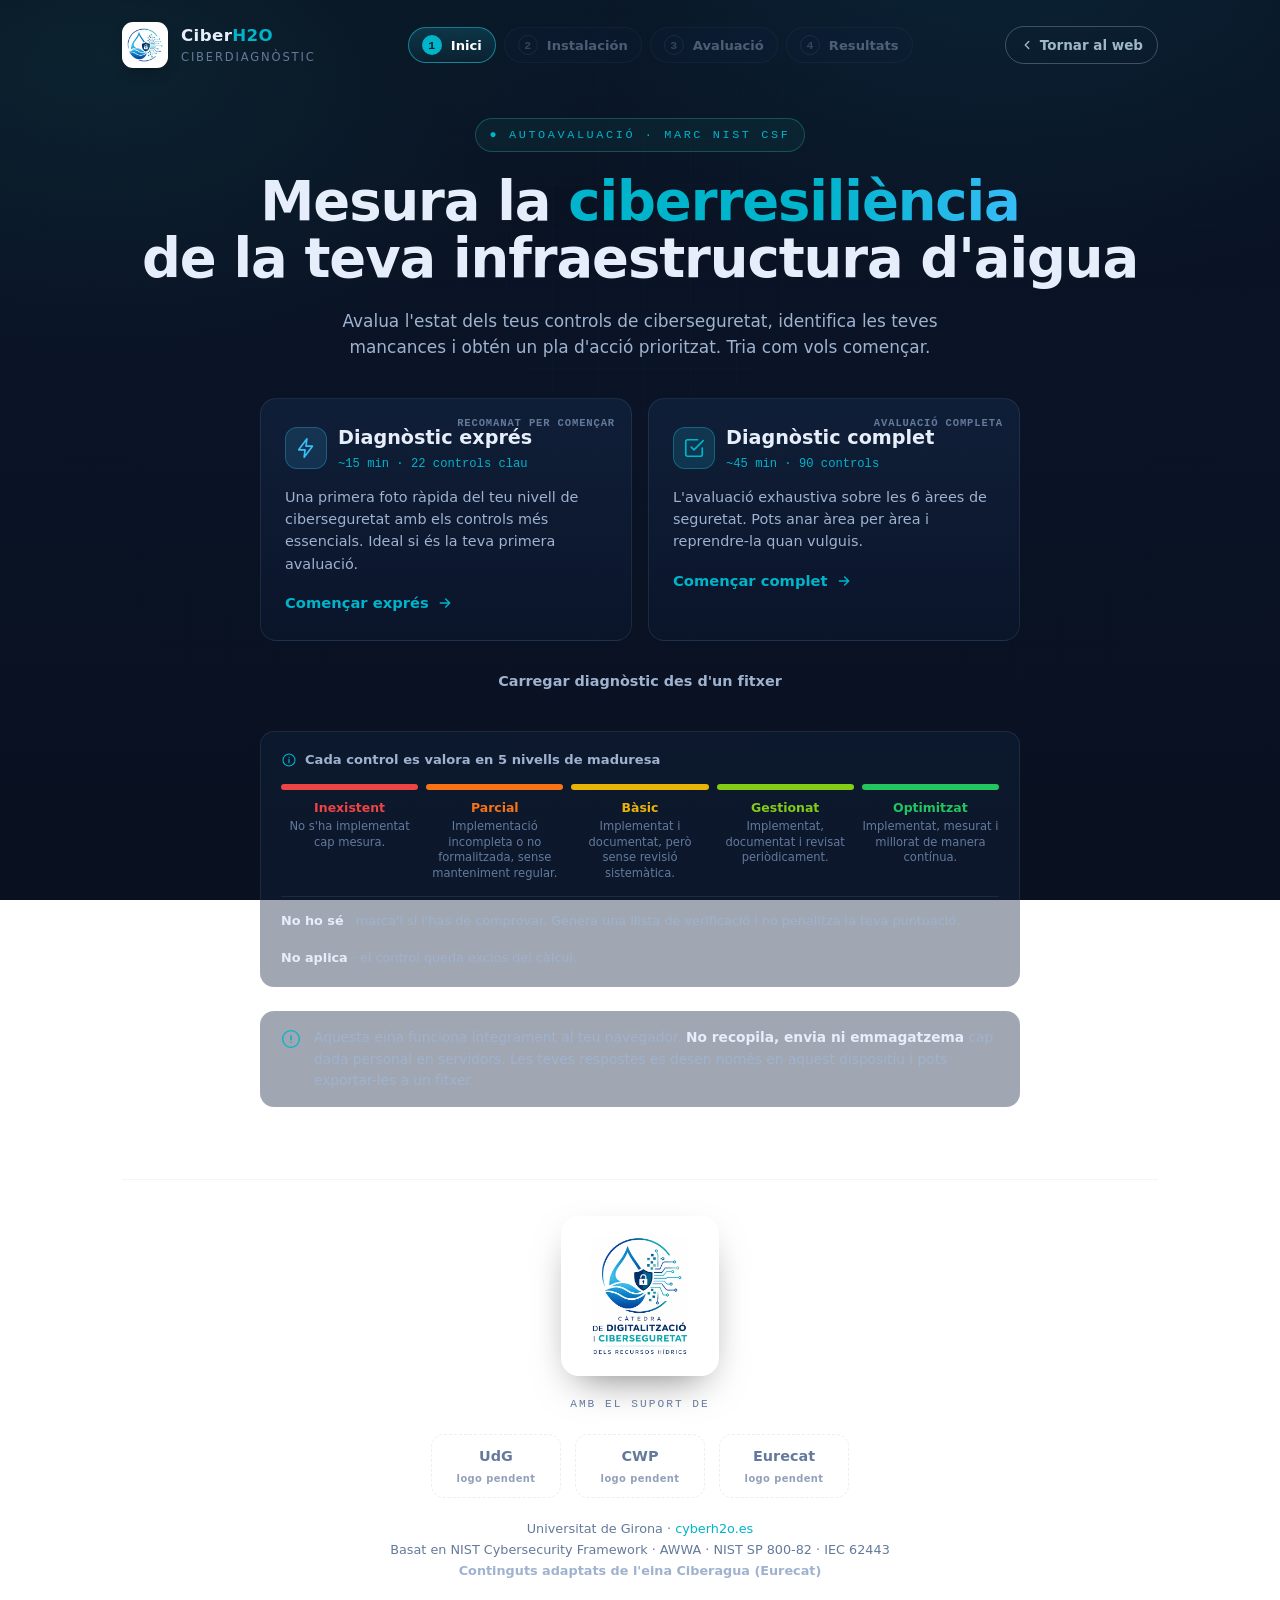
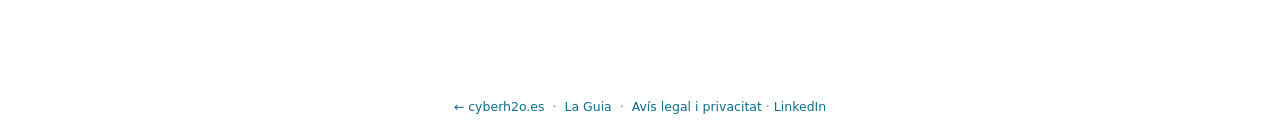
<file: ciberdiagnostic.html>
<!DOCTYPE html>
<html lang="ca">
<head>
<meta charset="UTF-8">
<meta name="viewport" content="width=device-width, initial-scale=1.0">
<title>Ciberdiagnòstic · Infraestructures d'Aigua</title>
<meta name="description" content="Eina d'autoavaluació de ciberseguretat per a operadors d'infraestructures d'aigua. Càtedra de Digitalització i Ciberseguretat Hídrica (UdG).">
<link rel="canonical" href="https://cyberh2o.es/ciberdiagnostic.html">
<link rel="icon" type="image/png" href="favicon.png">
<link rel="preconnect" href="https://fonts.googleapis.com">
<link rel="preconnect" href="https://fonts.gstatic.com" crossorigin>
<link href="https://fonts.googleapis.com/css2?family=Montserrat:wght@400;600;700;800&family=IBM+Plex+Mono:wght@400;500&display=swap" rel="stylesheet">
<style>
  :root{
    --ink:#091222; --ink2:#0c1830; --panel:#11233f; --panel2:#16294a;
    --line:rgba(150,180,220,.12); --line2:rgba(150,180,220,.22);
    --txt:#e7eefb; --mut:#9fb2cf; --dim:#647a9c;
    --cyan:#00B4CB; --teal:#00B4CB; --sky:#38bdf8;
    --m0:#ef4444; --m1:#f97316; --m2:#eab308; --m3:#84cc16; --m4:#22c55e;
    --critA:#fb7185; --critM:#fbbf24; --info:#38bdf8;
    --r:16px;
    --mono:ui-monospace,"SF Mono","Cascadia Mono","Roboto Mono",Menlo,Consolas,monospace;
    --sans:"Segoe UI",system-ui,-apple-system,"Helvetica Neue",Arial,sans-serif;
  }
  *{box-sizing:border-box}
  html,body{margin:0;padding:0}
  body{
    font-family:var(--sans); color:var(--txt); line-height:1.55;
    background:
      radial-gradient(1100px 600px at 78% -8%, rgba(34,211,238,.10), transparent 60%),
      radial-gradient(900px 520px at 8% 6%, rgba(45,212,191,.09), transparent 58%),
      linear-gradient(180deg,#081020,#0a1426 40%,#091020);
    background-attachment:fixed; min-height:100vh; -webkit-font-smoothing:antialiased;
  }
  body::before{
    content:""; position:fixed; inset:0; z-index:0; pointer-events:none; opacity:.5;
    background-image:
      linear-gradient(rgba(120,160,210,.045) 1px,transparent 1px),
      linear-gradient(90deg,rgba(120,160,210,.045) 1px,transparent 1px);
    background-size:46px 46px; mask-image:radial-gradient(circle at 50% 30%,#000,transparent 78%);
  }
  .wrap{position:relative; z-index:1; max-width:1080px; margin:0 auto; padding:0 22px 96px}
  a{color:var(--cyan); text-decoration:none}
  button{font-family:inherit}
  :focus-visible{outline:2px solid var(--cyan); outline-offset:2px; border-radius:6px}

  /* ---- top bar ---- */
  .topbar{display:flex; align-items:center; justify-content:space-between; padding:22px 0 8px; gap:14px; flex-wrap:wrap}
  .brand{display:flex; align-items:center; gap:13px}
  .brand .logochip{width:46px; height:46px; border-radius:11px; background:#fff; display:grid; place-items:center; padding:5px; flex:0 0 auto; box-shadow:0 6px 16px -8px rgba(0,0,0,.6)}
  .brand .logochip img{max-width:100%; max-height:100%; display:block}
  .brand .bt{font-weight:800; letter-spacing:.4px; font-size:1.04rem}
  .brand .bt span{color:var(--cyan)}
  .brand .bs{font-size:.72rem; letter-spacing:.16em; text-transform:uppercase; color:var(--dim)}

  .stepper{display:flex; gap:8px; align-items:center; flex-wrap:wrap}
  .step{display:flex; align-items:center; gap:9px; padding:7px 13px; border-radius:999px;
    border:1px solid var(--line); color:var(--mut); font-size:.82rem; font-weight:600;
    background:rgba(18,35,63,.5); cursor:pointer; transition:.18s}
  .step:hover:not(:disabled){border-color:var(--line2); color:var(--txt)}
  .step:disabled{opacity:.45; cursor:not-allowed}
  .step .n{font-family:var(--mono); font-size:.72rem; width:20px; height:20px; display:grid;
    place-items:center; border-radius:50%; border:1px solid var(--line2); color:var(--dim)}
  .step.on{border-color:rgba(34,211,238,.5); color:#fff; background:linear-gradient(180deg,rgba(34,211,238,.16),rgba(34,211,238,.05))}
  .step.on .n{background:linear-gradient(135deg,var(--cyan),var(--teal)); color:#06202a; border-color:transparent; font-weight:800}
  .step.done .n{border-color:var(--teal); color:var(--teal)}

  .view{display:none; animation:fade .45s ease both}
  .view.show{display:block}
  @keyframes fade{from{opacity:0; transform:translateY(10px)}to{opacity:1; transform:none}}

  /* ---- hero / intro ---- */
  .hero{padding:42px 0 8px; text-align:center}
  .eyebrow{font-family:var(--mono); font-size:.74rem; letter-spacing:.22em; text-transform:uppercase;
    color:var(--teal); display:inline-flex; align-items:center; gap:9px; padding:7px 14px; border-radius:999px;
    border:1px solid rgba(45,212,191,.28); background:rgba(45,212,191,.06)}
  .hero h1{font-size:clamp(2.1rem,5.4vw,3.4rem); line-height:1.04; margin:22px 0 0; letter-spacing:-.02em; font-weight:800}
  .hero h1 .g{background:linear-gradient(100deg,var(--cyan),var(--teal) 55%,var(--sky)); -webkit-background-clip:text; background-clip:text; color:transparent}
  .hero p.lead{max-width:640px; margin:20px auto 0; color:var(--mut); font-size:1.06rem}

  .modes{display:grid; grid-template-columns:1fr 1fr; gap:16px; max-width:760px; margin:38px auto 0; text-align:left}
  .mode{background:linear-gradient(180deg,rgba(18,35,63,.72),rgba(12,24,48,.55)); border:1px solid var(--line);
    border-radius:var(--r); padding:24px; cursor:pointer; transition:.2s; position:relative; overflow:hidden}
  .mode:hover{transform:translateY(-3px); border-color:rgba(34,211,238,.4); box-shadow:0 22px 50px -20px rgba(34,211,238,.4)}
  .mode .mtop{display:flex; align-items:center; gap:11px; margin-bottom:12px}
  .mode .micon{width:42px; height:42px; border-radius:12px; display:grid; place-items:center; flex:0 0 auto}
  .mode h3{margin:0; font-size:1.2rem; font-weight:800}
  .mode .mtime{font-family:var(--mono); font-size:.76rem; color:var(--teal); margin-top:2px}
  .mode p{color:var(--mut); font-size:.9rem; margin:0 0 16px}
  .mode .mgo{display:inline-flex; align-items:center; gap:8px; font-weight:700; font-size:.92rem; color:var(--cyan)}
  .mode.express .micon{background:rgba(56,189,248,.14); color:var(--sky); border:1px solid rgba(56,189,248,.3)}
  .mode.full .micon{background:rgba(34,211,238,.14); color:var(--cyan); border:1px solid rgba(34,211,238,.3)}
  .mode .mbadge{position:absolute; top:16px; right:16px; font-size:.66rem; font-weight:700; letter-spacing:.08em;
    text-transform:uppercase; color:var(--dim); font-family:var(--mono)}

  .introsub{margin:24px auto 0; display:flex; gap:14px; justify-content:center; align-items:center; flex-wrap:wrap}
  .linkbtn{background:none; border:none; color:var(--mut); font-size:.9rem; cursor:pointer; font-weight:600; padding:8px 4px}
  .linkbtn:hover{color:var(--cyan)}
  .dotsep{color:var(--dim)}

  .resume{max-width:760px; margin:22px auto 0; background:linear-gradient(180deg,rgba(34,211,238,.1),rgba(34,211,238,.03));
    border:1px solid rgba(34,211,238,.3); border-radius:14px; padding:16px 20px; display:flex; align-items:center;
    gap:14px; text-align:left; flex-wrap:wrap}
  .resume .ri{flex:0 0 auto; color:var(--cyan)}
  .resume .rtxt{flex:1; min-width:180px}
  .resume .rtxt b{color:#fff}
  .resume .rtxt span{color:var(--mut); font-size:.88rem; display:block}
  .resume .ract{display:flex; gap:8px}

  .legendbox{max-width:760px; margin:34px auto 0; background:rgba(18,35,63,.4); border:1px solid var(--line);
    border-radius:14px; padding:18px 20px; text-align:left}
  .legendbox .lh{font-size:.82rem; color:var(--mut); font-weight:700; margin-bottom:14px; display:flex; align-items:center; gap:8px}
  .lvscale{display:grid; grid-template-columns:repeat(5,1fr); gap:8px}
  .lvitem{text-align:center}
  .lvitem .bar{height:6px; border-radius:99px; margin-bottom:8px}
  .lvitem .ln{font-size:.78rem; font-weight:700; margin-bottom:2px}
  .lvitem .ld{font-size:.72rem; color:var(--dim); line-height:1.35}
  .lvextra{display:flex; gap:18px; margin-top:14px; padding-top:14px; border-top:1px solid var(--line); flex-wrap:wrap}
  .lvextra div{font-size:.8rem; color:var(--mut)}
  .lvextra b{color:var(--txt)}

  .note{max-width:760px; margin:24px auto 0; padding:15px 20px; border-radius:14px;
    border:1px solid var(--line); background:rgba(18,35,63,.4); color:var(--mut); font-size:.86rem;
    display:flex; gap:13px; align-items:flex-start; text-align:left}
  .note svg{flex:0 0 auto; margin-top:2px}

  /* ---- buttons ---- */
  .btn{display:inline-flex; align-items:center; gap:10px; padding:13px 24px; border-radius:12px; font-weight:700;
    font-size:.96rem; cursor:pointer; border:1px solid transparent; transition:.18s; background:none; color:var(--txt)}
  .btn.primary{background:linear-gradient(135deg,var(--cyan),var(--teal)); color:#052029;
    box-shadow:0 12px 34px -10px rgba(34,211,238,.6)}
  .btn.primary:hover{transform:translateY(-2px); box-shadow:0 18px 40px -10px rgba(34,211,238,.7)}
  .btn.ghost{border-color:var(--line2); color:var(--txt); background:rgba(18,35,63,.5)}
  .btn.ghost:hover{border-color:var(--cyan); color:#fff}
  .btn.sm{padding:9px 16px; font-size:.86rem}
  .btn:disabled{opacity:.4; cursor:not-allowed; transform:none!important; box-shadow:none}

  /* ---- section heading ---- */
  .shead{margin:32px 0 22px}
  .shead h2{font-size:1.7rem; margin:0; letter-spacing:-.01em; font-weight:800}
  .shead .sub{color:var(--mut); font-size:.95rem; margin-top:6px}
  .shead .kicker{font-family:var(--mono); font-size:.72rem; letter-spacing:.2em; text-transform:uppercase; color:var(--teal)}

  /* ---- cards / form ---- */
  .card{background:linear-gradient(180deg,rgba(18,35,63,.72),rgba(12,24,48,.55)); border:1px solid var(--line);
    border-radius:var(--r); padding:26px}
  .splitcols{display:grid; grid-template-columns:1.4fr 1fr; gap:18px; align-items:start}
  .grid2{display:grid; grid-template-columns:1fr 1fr; gap:18px}
  .field{display:flex; flex-direction:column; gap:7px; margin-bottom:4px}
  .field.full{grid-column:1/-1}
  .field label{font-size:.82rem; color:var(--mut); font-weight:600}
  .field input,.field select,.field textarea{
    background:rgba(8,16,32,.6); border:1px solid var(--line2); border-radius:11px; padding:12px 14px;
    color:var(--txt); font-size:.95rem; font-family:inherit; transition:.16s; width:100%}
  .field input:focus,.field select:focus,.field textarea:focus{outline:none; border-color:var(--cyan); box-shadow:0 0 0 3px rgba(34,211,238,.14)}
  .field textarea{resize:vertical; min-height:80px}

  .checklist h4{margin:0 0 4px; font-size:1rem}
  .checklist .cs{font-size:.84rem; color:var(--mut); margin-bottom:16px}
  .chkitem{display:flex; align-items:center; gap:11px; padding:9px 0; font-size:.9rem; color:var(--mut); cursor:pointer; border-bottom:1px solid var(--line)}
  .chkitem:last-child{border-bottom:none}
  .chkitem .box{width:19px; height:19px; border-radius:6px; border:1.5px solid var(--line2); flex:0 0 auto; display:grid; place-items:center; transition:.16s}
  .chkitem.on{color:var(--txt)}
  .chkitem.on .box{background:var(--teal); border-color:var(--teal)}
  .chkitem.on .box svg{opacity:1}
  .chkitem .box svg{opacity:0; transition:.16s}

  /* ---- avaluació ---- */
  .evalhead{position:sticky; top:0; z-index:30; margin:0 -22px 24px; padding:14px 22px 16px;
    background:linear-gradient(180deg,rgba(9,18,34,.97),rgba(9,18,34,.86)); backdrop-filter:blur(12px); border-bottom:1px solid var(--line)}
  .progtop{display:flex; align-items:center; justify-content:space-between; gap:14px; margin-bottom:10px; flex-wrap:wrap}
  .progtop .lt{display:flex; align-items:center; gap:10px; font-weight:700; font-size:.95rem}
  .progtop .ct{font-family:var(--mono); color:var(--cyan); font-size:.88rem}
  .progtop .ct b{color:#fff}
  .track{height:7px; border-radius:99px; background:rgba(8,16,32,.7); overflow:hidden; border:1px solid var(--line)}
  .track .fill{height:100%; width:0; border-radius:99px; background:linear-gradient(90deg,var(--cyan),var(--teal)); transition:width .4s ease}

  .areastrip{display:flex; gap:6px; margin-top:13px; flex-wrap:wrap}
  .astep{display:inline-flex; align-items:center; gap:7px; padding:6px 11px; border-radius:999px; cursor:pointer;
    border:1px solid var(--line); background:rgba(18,35,63,.5); font-size:.77rem; color:var(--mut); font-weight:600; transition:.16s}
  .astep:hover{border-color:var(--line2); color:var(--txt)}
  .astep.active{border-color:rgba(34,211,238,.5); color:#fff; background:rgba(34,211,238,.1)}
  .astep i{width:8px; height:8px; border-radius:50%; flex:0 0 auto}
  .astep .ac{font-family:var(--mono); font-size:.7rem; color:var(--dim)}
  .astep.complete{border-color:rgba(45,212,191,.4)}
  .astep.complete .ac{color:var(--teal)}
  .astep.active .ac{color:var(--cyan)}

  .minilegend{display:flex; align-items:center; gap:6px; margin-top:13px; flex-wrap:wrap; font-size:.72rem; color:var(--dim)}
  .minilegend .mlt{display:inline-flex; align-items:center; gap:5px; padding:3px 9px; border-radius:99px; background:rgba(8,16,32,.5); border:1px solid var(--line)}
  .minilegend .mlt i{width:7px; height:7px; border-radius:50%}

  .areahead{display:flex; align-items:center; gap:14px; margin:8px 0 18px}
  .areahead .ai{width:50px; height:50px; border-radius:14px; display:grid; place-items:center; flex:0 0 auto}
  .areahead h3{margin:0; font-size:1.45rem; font-weight:800; letter-spacing:-.01em}
  .areahead .am{font-size:.84rem; color:var(--mut); margin-top:3px}

  .subhead{font-family:var(--mono); font-size:.72rem; letter-spacing:.14em; text-transform:uppercase; color:var(--dim);
    margin:24px 0 12px; display:flex; align-items:center; gap:10px}
  .subhead::after{content:""; flex:1; height:1px; background:var(--line)}

  .ctrl{background:linear-gradient(180deg,rgba(18,35,63,.55),rgba(12,24,48,.4)); border:1px solid var(--line);
    border-radius:14px; padding:18px 20px; margin-bottom:12px; transition:.18s}
  .ctrl.answered{border-color:rgba(45,212,191,.28)}
  .ctrl.unknown{border-color:rgba(56,189,248,.3)}
  .ctrl:hover{border-color:var(--line2)}
  .ctrl .ch{display:flex; align-items:flex-start; gap:13px; margin-bottom:14px}
  .ctrl .cid{font-family:var(--mono); font-size:.74rem; font-weight:700; padding:4px 9px; border-radius:7px;
    background:rgba(8,16,32,.7); border:1px solid var(--line2); color:var(--cyan); flex:0 0 auto}
  .ctrl .cmeta{flex:1; min-width:0}
  .ctrl .ctitle{font-weight:700; font-size:1.02rem; margin-bottom:4px}
  .ctrl .cdesc{font-size:.88rem; color:var(--mut)}
  .ctrl .crit{flex:0 0 auto; display:inline-flex; align-items:center; gap:6px; font-size:.72rem; font-weight:700; padding:4px 10px; border-radius:999px; white-space:nowrap}
  .crit.A{color:var(--critA); background:rgba(251,113,133,.1); border:1px solid rgba(251,113,133,.25)}
  .crit.M{color:var(--critM); background:rgba(251,191,36,.1); border:1px solid rgba(251,191,36,.25)}
  .nisttags{display:flex; gap:5px; flex-wrap:wrap; margin-top:9px}
  .ntag{font-family:var(--mono); font-size:.66rem; color:var(--dim); padding:2px 7px; border-radius:5px; background:rgba(8,16,32,.5); border:1px solid var(--line)}

  .scale{display:flex; gap:6px; margin-top:4px}
  .seg{flex:1; cursor:pointer; border:1px solid var(--line2); background:rgba(8,16,32,.5); border-radius:9px;
    padding:9px 5px 8px; text-align:center; transition:.16s; min-width:0}
  .seg:hover{transform:translateY(-1px); background:rgba(8,16,32,.8)}
  .seg .dot{width:10px; height:10px; border-radius:50%; margin:0 auto 6px; background:var(--dim); transition:.16s; opacity:.55}
  .seg .sl{font-size:.73rem; font-weight:700; color:var(--mut); line-height:1.15}
  .seg .sn{font-family:var(--mono); font-size:.62rem; color:var(--dim); margin-top:2px}
  .seg.sel .sl{color:#fff}
  .seg[data-lv="0"].sel{border-color:var(--m0); box-shadow:0 0 0 1px var(--m0),0 8px 22px -8px var(--m0)}
  .seg[data-lv="1"].sel{border-color:var(--m1); box-shadow:0 0 0 1px var(--m1),0 8px 22px -8px var(--m1)}
  .seg[data-lv="2"].sel{border-color:var(--m2); box-shadow:0 0 0 1px var(--m2),0 8px 22px -8px var(--m2)}
  .seg[data-lv="3"].sel{border-color:var(--m3); box-shadow:0 0 0 1px var(--m3),0 8px 22px -8px var(--m3)}
  .seg[data-lv="4"].sel{border-color:var(--m4); box-shadow:0 0 0 1px var(--m4),0 8px 22px -8px var(--m4)}
  .seg[data-lv="0"].sel .dot{background:var(--m0); opacity:1}
  .seg[data-lv="1"].sel .dot{background:var(--m1); opacity:1}
  .seg[data-lv="2"].sel .dot{background:var(--m2); opacity:1}
  .seg[data-lv="3"].sel .dot{background:var(--m3); opacity:1}
  .seg[data-lv="4"].sel .dot{background:var(--m4); opacity:1}

  .scalefoot{display:flex; align-items:center; gap:12px; margin-top:12px; flex-wrap:wrap}
  .lvdesc{font-size:.8rem; color:var(--mut); flex:1; min-width:160px; transition:.16s}
  .lvdesc b{color:var(--txt)}
  .altbtns{display:flex; gap:8px; flex:0 0 auto}
  .altbtn{font-size:.74rem; font-weight:700; color:var(--dim); padding:6px 12px; border-radius:8px;
    border:1px solid var(--line2); background:rgba(8,16,32,.5); cursor:pointer; transition:.16s; white-space:nowrap}
  .altbtn:hover{color:var(--mut)}
  .altbtn.unk.sel{color:#06202a; background:var(--info); border-color:var(--info)}
  .altbtn.na.sel{color:#0a1424; background:var(--mut); border-color:var(--mut)}

  .noterow{margin-top:11px}
  .notetoggle{font-size:.78rem; color:var(--dim); background:none; border:none; cursor:pointer; padding:4px 0; display:inline-flex; align-items:center; gap:6px; font-weight:600}
  .notetoggle:hover{color:var(--cyan)}
  .noteinput{display:none; margin-top:8px}
  .noteinput.show{display:block}
  .noteinput textarea{width:100%; background:rgba(8,16,32,.6); border:1px solid var(--line2); border-radius:10px;
    padding:10px 12px; color:var(--txt); font-size:.86rem; font-family:inherit; resize:vertical; min-height:54px}
  .noteinput textarea:focus{outline:none; border-color:var(--cyan)}
  .notetoggle.has{color:var(--teal)}

  .navrow{display:flex; justify-content:space-between; gap:12px; margin-top:30px; flex-wrap:wrap}

  /* ---- resultados ---- */
  .resgrid{display:grid; grid-template-columns:340px 1fr; gap:20px; margin-bottom:20px}
  .gaugecard{background:linear-gradient(180deg,rgba(18,35,63,.72),rgba(12,24,48,.55)); border:1px solid var(--line);
    border-radius:var(--r); padding:26px; text-align:center; display:flex; flex-direction:column; align-items:center; justify-content:center}
  .gaugecard .risk{margin-top:6px; font-size:1.3rem; font-weight:800}
  .gaugecard .rlab{font-size:.78rem; color:var(--mut); letter-spacing:.04em; text-transform:uppercase; font-family:var(--mono)}
  .gaugecard .evalcount{margin-top:18px; font-size:.82rem; color:var(--dim); padding-top:16px; border-top:1px solid var(--line); width:100%}
  .gaugecard .evalcount b{color:var(--teal); font-family:var(--mono)}
  .radarcard{background:linear-gradient(180deg,rgba(18,35,63,.72),rgba(12,24,48,.55)); border:1px solid var(--line);
    border-radius:var(--r); padding:24px; display:flex; flex-direction:column}
  .radarcard h3{margin:0 0 4px; font-size:1.05rem}
  .radarcard .rs{font-size:.8rem; color:var(--dim); margin-bottom:8px}
  .radarwrap{flex:1; display:grid; place-items:center; min-height:300px}

  .areabars{display:grid; gap:7px; margin-top:4px}
  .abar{display:grid; grid-template-columns:200px 1fr 50px; align-items:center; gap:14px}
  .abar .an{display:flex; align-items:center; gap:9px; font-size:.88rem; font-weight:600}
  .abar .an i{width:10px; height:10px; border-radius:50%; flex:0 0 auto}
  .abar .at{height:10px; border-radius:99px; background:rgba(8,16,32,.7); overflow:hidden; border:1px solid var(--line)}
  .abar .at .af{height:100%; border-radius:99px; transition:width .8s cubic-bezier(.2,.7,.3,1)}
  .abar .av{font-family:var(--mono); font-size:.9rem; text-align:right; font-weight:700}
  .abargap{font-size:.73rem; color:var(--dim); margin:0 0 6px 214px}

  .startgrid{display:grid; gap:11px}
  .startcard{display:grid; grid-template-columns:34px 1fr auto; gap:14px; align-items:center; padding:16px 18px;
    border-radius:13px; border:1px solid rgba(251,113,133,.25); background:linear-gradient(180deg,rgba(251,113,133,.08),rgba(251,113,133,.02))}
  .startcard .rank{width:34px; height:34px; border-radius:50%; display:grid; place-items:center; font-weight:800;
    font-family:var(--mono); background:rgba(251,113,133,.15); color:var(--critA); border:1px solid rgba(251,113,133,.3)}
  .startcard .st{font-weight:700; margin-bottom:2px}
  .startcard .sr{font-size:.85rem; color:var(--mut)}
  .startcard .sm{display:flex; gap:8px; align-items:center; margin-top:7px; flex-wrap:wrap}

  .planhead{display:flex; align-items:center; justify-content:space-between; gap:14px; flex-wrap:wrap; margin-bottom:14px}
  .filters{display:flex; gap:8px; flex-wrap:wrap}
  .fbtn{font-size:.8rem; font-weight:700; padding:7px 14px; border-radius:999px; cursor:pointer;
    border:1px solid var(--line); background:rgba(18,35,63,.5); color:var(--mut); transition:.16s}
  .fbtn:hover{border-color:var(--line2); color:var(--txt)}
  .fbtn.on{border-color:rgba(34,211,238,.5); color:#fff; background:rgba(34,211,238,.1)}
  .action{display:grid; grid-template-columns:auto 1fr auto; gap:14px; align-items:start; padding:15px 18px;
    border:1px solid var(--line); border-radius:13px; margin-bottom:10px; background:rgba(18,35,63,.4); transition:.16s}
  .action:hover{border-color:var(--line2)}
  .action .aid{font-family:var(--mono); font-size:.74rem; font-weight:700; padding:4px 9px; border-radius:7px; background:rgba(8,16,32,.7); border:1px solid var(--line2); color:var(--cyan)}
  .action .att{font-weight:700; margin-bottom:3px}
  .action .arec{font-size:.86rem; color:var(--mut)}
  .action .ameta{display:flex; gap:8px; align-items:center; margin-top:8px; flex-wrap:wrap}
  .lvtag{font-size:.7rem; font-family:var(--mono); padding:3px 9px; border-radius:6px; font-weight:700; display:inline-flex; align-items:center; gap:6px}
  .lvtag .ld{width:8px;height:8px;border-radius:50%}
  .efftag{font-size:.68rem; font-weight:700; padding:3px 9px; border-radius:6px; text-transform:uppercase; letter-spacing:.03em}
  .efftag.e1{color:#22c55e; background:rgba(34,197,94,.1); border:1px solid rgba(34,197,94,.25)}
  .efftag.e2{color:#eab308; background:rgba(234,179,8,.1); border:1px solid rgba(234,179,8,.25)}
  .efftag.e3{color:#9fb2cf; background:rgba(159,178,207,.08); border:1px solid var(--line2)}
  .arrow{color:var(--dim); font-size:.78rem}
  .pri{flex:0 0 auto; font-size:.7rem; font-weight:800; padding:5px 11px; border-radius:999px; white-space:nowrap; text-transform:uppercase; letter-spacing:.04em}
  .pri.A{color:var(--critA); background:rgba(251,113,133,.12); border:1px solid rgba(251,113,133,.3)}
  .pri.M{color:var(--critM); background:rgba(251,191,36,.12); border:1px solid rgba(251,191,36,.3)}
  .empty{text-align:center; padding:36px 20px; color:var(--mut)}
  .empty svg{margin-bottom:12px}

  .verifycard{border:1px solid rgba(56,189,248,.25); background:linear-gradient(180deg,rgba(56,189,248,.07),rgba(56,189,248,.02))}
  .vitem{display:flex; gap:12px; align-items:center; padding:11px 0; border-bottom:1px solid var(--line); font-size:.9rem}
  .vitem:last-child{border-bottom:none}
  .vitem .vid{font-family:var(--mono); font-size:.72rem; font-weight:700; padding:3px 8px; border-radius:6px; background:rgba(8,16,32,.6); border:1px solid var(--line2); color:var(--sky); flex:0 0 auto}

  .resfoot{display:flex; gap:12px; justify-content:center; margin-top:34px; flex-wrap:wrap}
  .footer{text-align:center; color:var(--dim); font-size:.8rem; margin-top:60px; padding-top:24px; border-top:1px solid var(--line)}
  .footer span{color:var(--cyan)}

  .exnote{display:flex; gap:14px; align-items:flex-start; padding:16px 20px; margin-bottom:20px; border-radius:14px;
    border:1px solid rgba(245,158,11,.28); background:linear-gradient(180deg,rgba(245,158,11,.09),rgba(245,158,11,.02))}
  .exnote svg{flex:0 0 auto; margin-top:1px}
  .exnote .ex-t{flex:1; min-width:0}
  .exnote b{color:var(--txt)}
  .exnote .ex-s{color:var(--mut); font-size:.88rem; margin-top:3px}
  .exnote .btn{margin-top:12px}

  .tipohint{font-size:.8rem; color:var(--teal); margin-top:8px; min-height:1px}
  .tipohint b{color:var(--txt)}
  .field label .opt{color:var(--dim); font-weight:400; font-size:.9em}
  .moretoggle{margin-top:20px; background:none; border:none; color:var(--mut); font-size:.86rem; font-weight:600; cursor:pointer; padding:6px 0; display:inline-flex; align-items:center; gap:6px}
  .moretoggle:hover{color:var(--cyan)}
  .morefields{display:none; margin-top:14px; padding-top:16px; border-top:1px solid var(--line); gap:14px}
  .morefields.show{display:grid}
  .typena{margin:0 0 13px; padding:9px 13px; border-radius:9px; font-size:.8rem; color:#f59e0b; background:rgba(245,158,11,.08); border:1px solid rgba(245,158,11,.22)}
  .typena b{color:var(--txt)}
  .typebanner{margin-top:11px; font-size:.8rem; color:var(--teal); background:rgba(45,212,191,.07); border:1px solid rgba(45,212,191,.2); border-radius:9px; padding:8px 12px}
  .typebanner b{color:var(--txt)}

  .brandfoot{display:flex; flex-direction:column; align-items:center; gap:20px; margin-top:64px; padding-top:36px; border-top:1px solid var(--line)}
  .logocard{background:#fff; border-radius:18px; padding:20px 30px; box-shadow:0 16px 40px -16px rgba(0,0,0,.55)}
  .logocard img{height:120px; display:block}
  .partnerlabel{font-size:.7rem; letter-spacing:.18em; text-transform:uppercase; color:var(--dim); font-family:var(--mono)}
  .partners{display:flex; gap:14px; flex-wrap:wrap; justify-content:center; align-items:stretch}
  .pchip{background:#fff; border-radius:13px; height:64px; min-width:130px; display:flex; align-items:center; justify-content:center; padding:12px 22px; box-shadow:0 10px 26px -14px rgba(0,0,0,.5)}
  .pchip img{max-height:40px; max-width:160px; display:block}
  .pchip.ph{background:rgba(255,255,255,.03); border:1.5px dashed var(--line2); box-shadow:none; color:var(--dim); font-weight:700; font-size:.9rem; flex-direction:column; gap:3px}
  .pchip.ph small{font-size:.62rem; font-weight:600; color:var(--dim); opacity:.7; letter-spacing:.04em}
  .foottxt{text-align:center; color:var(--dim); font-size:.8rem; line-height:1.65}
  .foottxt b{color:var(--mut); font-weight:600}
  .foottxt span{color:var(--cyan)}

  @media (max-width:880px){
    .modes{grid-template-columns:1fr}
    .splitcols{grid-template-columns:1fr}
    .grid2{grid-template-columns:1fr}
    .resgrid{grid-template-columns:1fr}
    .lvscale{grid-template-columns:repeat(2,1fr)}
    .abar{grid-template-columns:130px 1fr 46px; gap:10px}
    .abargap{margin-left:144px}
    .stepper .step .lbl{display:none}
  }
  @media (max-width:560px){
    .seg{padding:8px 3px 7px}
    .seg .sl{font-size:.6rem}
    .seg .sn{display:none}
    .ctrl{padding:16px 15px}
    .ctrl .ch{flex-wrap:wrap; gap:10px}
    .ctrl .cid{order:1}
    .ctrl .crit{order:1; margin-left:auto}
    .ctrl .cmeta{order:2; flex:1 1 100%; min-width:100%}
  }
  @media (prefers-reduced-motion:reduce){*{animation:none!important; transition:none!important}}

  /* ---- print ---- */
  @media print{
    body{background:#fff; color:#111}
    body::before,.topbar,.evalhead,.modes,.note,.navrow,.resfoot,.filters,.altbtns,.noterow{display:none!important}
    .wrap{max-width:100%; padding:0}
    .view{display:none!important}
    #print-report{display:block!important}
  }
  #print-report{display:none}

.tornaweb{display:inline-flex;align-items:center;gap:6px;color:#9fb8c9;font-size:13.5px;font-weight:600;
  text-decoration:none;border:1px solid rgba(159,184,201,.35);border-radius:999px;padding:8px 14px;transition:.15s}
.tornaweb:hover{color:#fff;border-color:#39d0e0;background:rgba(57,208,224,.08)}
@media (max-width:720px){.tornaweb{order:-1;margin-left:auto}}
</style>
</head>
<body>
<div class="wrap">

  <!-- ===== TOP BAR ===== -->
  <div class="topbar">
    <div class="brand" onclick="location.href='index.html'" style="cursor:pointer" title="Tornar al web">
      <div class="logochip"><img id="topLogo" alt="CiberH2O"></div>
      <div><div class="bt">Ciber<span>H2O</span></div><div class="bs">Ciberdiagnòstic</div></div>
    </div>
    <div class="stepper" id="stepper">
      <button class="step on" data-go="intro"><span class="n">1</span><span class="lbl">Inici</span></button>
      <button class="step" data-go="ambito" disabled><span class="n">2</span><span class="lbl">Instalación</span></button>
      <button class="step" data-go="eval" disabled><span class="n">3</span><span class="lbl">Avaluació</span></button>
      <button class="step" data-go="results" disabled><span class="n">4</span><span class="lbl">Resultats</span></button>
    </div>
    <a class="tornaweb" href="index.html"><svg width="14" height="14" viewBox="0 0 24 24" fill="none"><path d="M15 6l-6 6 6 6" stroke="currentColor" stroke-width="2.4" stroke-linecap="round" stroke-linejoin="round"/></svg>Tornar al web</a>
  </div>

  <!-- ===== INTRO ===== -->
  <section class="view show" id="view-intro">
    <div class="hero">
      <div class="eyebrow">● Autoavaluació · Marc NIST CSF</div>
      <h1>Mesura la <span class="g">ciberresiliència</span><br>de la teva infraestructura d'aigua</h1>
      <p class="lead">Avalua l'estat dels teus controls de ciberseguretat, identifica les teves mancances i obtén un pla d'acció prioritzat. Tria com vols començar.</p>

      <div id="resumeBanner"></div>

      <div class="modes">
        <div class="mode express" onclick="startMode('express')" tabindex="0" onkeydown="if(event.key==='Enter')startMode('express')">
          <span class="mbadge">Recomanat per començar</span>
          <div class="mtop">
            <div class="micon"><svg width="22" height="22" viewBox="0 0 24 24" fill="none"><path d="M13 2L4 14h7l-1 8 9-12h-7z" stroke="currentColor" stroke-width="1.8" stroke-linejoin="round"/></svg></div>
            <div><h3>Diagnòstic exprés</h3><div class="mtime">~15 min · 22 controls clau</div></div>
          </div>
          <p>Una primera foto ràpida del teu nivell de ciberseguretat amb els controls més essencials. Ideal si és la teva primera avaluació.</p>
          <span class="mgo">Començar exprés <svg width="16" height="16" viewBox="0 0 24 24" fill="none"><path d="M5 12h14M13 6l6 6-6 6" stroke="currentColor" stroke-width="2.2" stroke-linecap="round" stroke-linejoin="round"/></svg></span>
        </div>
        <div class="mode full" onclick="startMode('full')" tabindex="0" onkeydown="if(event.key==='Enter')startMode('full')">
          <span class="mbadge">Avaluació completa</span>
          <div class="mtop">
            <div class="micon"><svg width="22" height="22" viewBox="0 0 24 24" fill="none"><path d="M9 11l3 3L22 4M21 12v7a2 2 0 0 1-2 2H5a2 2 0 0 1-2-2V5a2 2 0 0 1 2-2h11" stroke="currentColor" stroke-width="1.8" stroke-linecap="round" stroke-linejoin="round"/></svg></div>
            <div><h3>Diagnòstic complet</h3><div class="mtime">~45 min · 90 controls</div></div>
          </div>
          <p>L'avaluació exhaustiva sobre les 6 àrees de seguretat. Pots anar àrea per àrea i reprendre-la quan vulguis.</p>
          <span class="mgo">Començar complet <svg width="16" height="16" viewBox="0 0 24 24" fill="none"><path d="M5 12h14M13 6l6 6-6 6" stroke="currentColor" stroke-width="2.2" stroke-linecap="round" stroke-linejoin="round"/></svg></span>
        </div>
      </div>

      <div class="introsub">
        <button class="linkbtn" onclick="importData()">Carregar diagnòstic des d'un fitxer</button>
      </div>

      <div class="legendbox">
        <div class="lh"><svg width="16" height="16" viewBox="0 0 24 24" fill="none"><circle cx="12" cy="12" r="9" stroke="#00B4CB" stroke-width="1.6"/><path d="M12 11v5m0-8h.01" stroke="#00B4CB" stroke-width="1.8" stroke-linecap="round"/></svg>Cada control es valora en 5 nivells de maduresa</div>
        <div class="lvscale" id="legendScale"></div>
        <div class="lvextra">
          <div><b>No ho sé</b> · marca'l si l'has de comprovar. Genera una llista de verificació i no penalitza la teva puntuació.</div>
          <div><b>No aplica</b> · el control queda exclòs del càlcul.</div>
        </div>
      </div>

      <div class="note">
        <svg width="20" height="20" viewBox="0 0 24 24" fill="none"><path d="M12 22c5.5 0 10-4.5 10-10S17.5 2 12 2 2 6.5 2 12s4.5 10 10 10Z" stroke="#00B4CB" stroke-width="1.6"/><path d="M12 8v5m0 3h.01" stroke="#00B4CB" stroke-width="1.8" stroke-linecap="round"/></svg>
        <div>Aquesta eina funciona íntegrament al teu navegador. <b style="color:var(--txt)">No recopila, envia ni emmagatzema</b> cap dada personal en servidors. Les teves respostes es desen només en aquest dispositiu i pots exportar-les a un fitxer.</div>
      </div>
    </div>
  </section>

  <!-- ===== ÁMBITO ===== -->
  <section class="view" id="view-ambito">
    <div class="shead">
      <div class="kicker">Abans de començar</div>
      <h2>Quina instal·lació vols avaluar?</h2>
      <div class="sub">Tria el tipus i adaptarem el diagnòstic al teu cas. La resta és opcional.</div>
    </div>
    <div class="splitcols">
      <div class="card">
        <div class="field full">
          <label>Tipus d'instal·lació</label>
          <select id="f_tipo" onchange="onTipoChange()"></select>
          <div id="tipoHint" class="tipohint"></div>
        </div>
        <div class="field full" style="margin-top:18px">
          <label>Nom de la instal·lació <span class="opt">· opcional, per al teu informe</span></label>
          <input id="f_nombre" placeholder="Ex. EDAR Empuriabrava">
        </div>
        <button class="moretoggle" id="moreToggle" onclick="toggleMore()">+ Dades per a l'informe (opcional)</button>
        <div id="moreFields" class="morefields">
          <div class="field full"><label>Responsable del diagnòstic</label><input id="f_resp" placeholder="Nom i rol"></div>
          <div class="field full"><label>Normativa aplicable</label><input id="f_norma" placeholder="Ex. NIS2, ISO 27001, ENS"></div>
        </div>
      </div>
      <div class="card checklist">
        <h4>Tingues a mà</h4>
        <div class="cs">Tenir aquesta documentació a prop farà l'avaluació més ràpida i precisa.</div>
        <div id="docList"></div>
      </div>
    </div>
    <div class="navrow">
      <button class="btn ghost" onclick="go('intro')">← Tornar</button>
      <button class="btn primary" onclick="go('eval')">Començar l'avaluació →</button>
    </div>
  </section>

  <!-- ===== EVALUACIÓN ===== -->
  <section class="view" id="view-eval">
    <div class="evalhead">
      <div class="progtop">
        <div class="lt"><svg width="19" height="19" viewBox="0 0 24 24" fill="none"><path d="M4 12l5 5L20 6" stroke="#00B4CB" stroke-width="2.2" stroke-linecap="round" stroke-linejoin="round"/></svg><span id="evalTitle">Avaluació</span></div>
        <div class="ct"><b id="pCount">0</b> <span id="pTotal">/ 0</span> avaluats</div>
      </div>
      <div class="track"><div class="fill" id="pFill"></div></div>
      <div class="areastrip" id="areaStrip"></div>
      <div class="minilegend" id="miniLegend"></div>
      <div class="typebanner" id="typeBanner" style="display:none"></div>
    </div>
    <div id="evalBody"></div>
    <div class="navrow">
      <button class="btn ghost" id="prevBtn" onclick="prevPage()">← Anterior</button>
      <button class="btn primary" id="nextBtn" onclick="nextPage()">Següent →</button>
    </div>
  </section>

  <!-- ===== RESULTADOS ===== -->
  <section class="view" id="view-results">
    <div class="shead">
      <div class="kicker">Pas 2 · Resultats</div>
      <h2>La teva postura de ciberseguretat</h2>
      <div class="sub" id="resSub">Diagnòstic generat a partir dels controls avaluats.</div>
    </div>
    <div id="expressNote"></div>

    <div class="resgrid">
      <div class="gaugecard">
        <div id="gauge"></div>
        <div class="rlab">Nivell de risc</div>
        <div class="risk" id="riskLabel">—</div>
        <div class="evalcount" id="critGaps">—</div>
      </div>
      <div class="radarcard">
        <h3>Maduresa per àrea</h3>
        <div class="rs">% de compliment sobre el màxim de cada àrea</div>
        <div class="radarwrap" id="radar"></div>
      </div>
    </div>

    <div class="card" style="margin-bottom:20px">
      <h3 style="margin:0 0 16px; font-size:1.1rem">Detall per àrea</h3>
      <div class="areabars" id="areaBars"></div>
    </div>

    <div class="card" id="startCard" style="margin-bottom:20px">
      <h3 style="margin:0 0 4px; font-size:1.2rem">Per on començar</h3>
      <div class="sub" style="color:var(--mut); font-size:.86rem; margin-bottom:16px">Les accions més urgents segons criticitat i nivell de maduresa actual.</div>
      <div class="startgrid" id="startGrid"></div>
    </div>

    <div class="card" style="margin-bottom:20px">
      <div class="planhead">
        <div>
          <h3 style="margin:0; font-size:1.2rem">Pla d'acció</h3>
          <div class="sub" style="color:var(--mut); font-size:.86rem; margin-top:4px" id="planSub"></div>
        </div>
        <div class="filters" id="planFilters">
          <button class="fbtn on" data-f="all" onclick="setFilter('all')">Totes</button>
          <button class="fbtn" data-f="A" onclick="setFilter('A')">Prioritat alta</button>
          <button class="fbtn" data-f="quick" onclick="setFilter('quick')">Victòries ràpides</button>
        </div>
      </div>
      <div id="planBody"></div>
    </div>

    <div class="card verifycard" id="verifyCard" style="margin-bottom:20px; display:none">
      <h3 style="margin:0 0 4px; font-size:1.15rem; color:var(--sky)">Per verificar</h3>
      <div class="sub" style="color:var(--mut); font-size:.86rem; margin-bottom:14px">Controls que has marcat com a «No ho sé». Convé comprovar-ne l'estat real.</div>
      <div id="verifyBody"></div>
    </div>

    <div class="resfoot">
      <button class="btn primary" onclick="window.print()">
        <svg width="18" height="18" viewBox="0 0 24 24" fill="none"><path d="M6 9V2h12v7M6 18H4a2 2 0 0 1-2-2v-5a2 2 0 0 1 2-2h16a2 2 0 0 1 2 2v5a2 2 0 0 1-2 2h-2M6 14h12v8H6z" stroke="currentColor" stroke-width="1.8" stroke-linecap="round" stroke-linejoin="round"/></svg>
        Imprimir / Desar PDF
      </button>
      <button class="btn ghost" onclick="exportData()">Exportar dades (JSON)</button>
      <button class="btn ghost" onclick="go('eval')">← Seguir avaluant</button>
    </div>
  </section>

  <div class="brandfoot">
    <div class="logocard"><img id="footLogo" alt="Càtedra de Digitalització i Ciberseguretat dels Recursos Hídrics"></div>
    <div class="partnerlabel">Amb el suport de</div>
    <div class="partners">
      <div class="pchip ph">UdG<small>logo pendent</small></div>
      <div class="pchip ph">CWP<small>logo pendent</small></div>
      <div class="pchip ph">Eurecat<small>logo pendent</small></div>
    </div>
    <div class="foottxt">Universitat de Girona · <span>cyberh2o.es</span><br>
      Basat en NIST Cybersecurity Framework · AWWA · NIST SP 800-82 · IEC 62443<br>
      <b>Continguts adaptats de l'eina Ciberagua (Eurecat)</b></div>
  </div>
</div>
<div id="print-report"></div>

<script>
/* ============================================================ DATA ============================================================ */
const EMBLEM="[data-uri]";
const LOGO="[data-uri]";
const AREAS = [
  {id:"GO", name:"Governança",                 short:"Governança", color:"#00B4CB", icon:"shield"},
  {id:"SR", name:"Seguretat de la xarxa",      short:"Xarxa",      color:"#38bdf8", icon:"network"},
  {id:"CA", name:"Control d'accés",            short:"Accés",      color:"#00B4CB", icon:"key"},
  {id:"PI", name:"Protecció de la informació", short:"Informació", color:"#a78bfa", icon:"lock"},
  {id:"SF", name:"Seguretat física",           short:"Física",     color:"#f59e0b", icon:"building"},
  {id:"FO", name:"Formació",                   short:"Formació",   color:"#34d399", icon:"cap"},
];
const LEVELS = [
  {v:0, name:"Inexistent", desc:"No s'ha implementat cap mesura."},
  {v:1, name:"Parcial",    desc:"Implementació incompleta o no formalitzada, sense manteniment regular."},
  {v:2, name:"Bàsic",      desc:"Implementat i documentat, però sense revisió sistemàtica."},
  {v:3, name:"Gestionat",  desc:"Implementat, documentat i revisat periòdicament."},
  {v:4, name:"Optimitzat", desc:"Implementat, mesurat i millorat de manera contínua."},
];
const TARGET = 3;

const C = [
  ["GO","GO-001","Inventari d'actius OT/IT","Existeix un inventari d'actius OT/IT actualitzat que inclou dispositius físics, programari, aplicacions i sistemes de tercers.","A","ID.AM-01, ID.AM-02, ID.AM-04","Elaborar i mantenir un inventari centralitzat de tots els dispositius IT/OT de l'organització."],
  ["GO","GO-002","Responsable de ciberseguretat OT","Hi ha una persona designada com a responsable de ciberseguretat OT, amb experiència en entorns ICS i suport visible de la direcció.","A","PR.AT-02, GV.RR-02, GV.RM-01","Assignar la responsabilitat de ciberseguretat OT a una persona amb coneixement de l'entorn industrial."],
  ["GO","GO-003","Rols i responsabilitats de seguretat","Les responsabilitats de seguretat de la informació estan clarament definides i assignades, inclosos partners, proveïdors i clients.","A","GV.RR-01, ID.AM-06, GV.SC-02","Establir formalment les funcions i responsabilitats en matèria de seguretat de la informació."],
  ["GO","GO-004","Repositori de polítiques controlat","La documentació de polítiques i procediments es manté en un repositori controlat, accessible només al personal autoritzat.","M","GV.PO-01, GV.PO-02","Crear un repositori estructurat, designar un responsable i formar el personal en la seva consulta."],
  ["GO","GO-005","Aprovació de riscos prèvia a l'accés","Hi ha un procediment que exigeix avaluar i aprovar els riscos abans de permetre l'accés als sistemes.","A","GV.RM-01, GV.RM-03, ID.RA-10","Aplicar el principi de mínim privilegi i un procediment d'avaluació de riscos per als accessos crítics."],
  ["GO","GO-006","Registre de normatives aplicables","Es manté un registre actualitzat de normatives aplicables als sistemes OT (NIS2, ISO 27001, IEC 62443…).","A","GV.OC-03","Crear un registre intern de normatives rellevants i assignar un responsable del seu seguiment."],
  ["GO","GO-007","Retenció i esborrat segur de dades","Hi ha polítiques per a la retenció i l'eliminació segura de dades sensibles, amb esborrat segur de suports.","A","GV.RM-01, PR.DS-01, PR.DS-03","Definir quines dades retenir i durant quant de temps, aplicant esborrat segur, sobreescriptura o destrucció física."],
  ["GO","GO-008","Gestió de pedaços i vulnerabilitats","La instal·lació apedaça o mitiga les vulnerabilitats conegudes dins del temps recomanat, de manera controlada i validada.","A","ID.RA-01, PR.PS-01, PR.PS-02","Establir un procés formal per avaluar, prioritzar i aplicar pedaços o mesures compensatòries."],
  ["GO","GO-009","Política de privilegi mínim","Hi ha polítiques de control d'accés basades en el privilegi mínim, amb permisos estrictament necessaris.","A","PR.AA-05","Elaborar una política de privilegis mínims amb matriu d'accessos per rol i revisió periòdica."],
  ["GO","GO-010","Seguretat en acords amb tercers","Hi ha un procés per garantir que proveïdors i contractistes externs apliquen mesures de seguretat adequades.","A","GV.SC-02, GV.SC-04, GV.RM-05","Establir polítiques de seguretat per a tercers i incloure clàusules de seguretat en tots els contractes."],
  ["GO","GO-011","Plantilla de NDA / confidencialitat","Hi ha una plantilla d'acords de confidencialitat definida, revisada i aprovada periòdicament per la direcció.","M","GV.SC-02, GV.SC-05","Establir una plantilla estandarditzada de NDA i aplicar-la a tot accés a informació sensible."],
  ["GO","GO-012","Gestió d'equips perduts","Hi ha polítiques de seguretat per a equips autònoms, perduts o extraviats.","M","PR.PS-03, PR.DS-01","Definir una política de gestió d'equips extraviats amb revocació d'accés i esborrat remot."],
  ["GO","GO-013","Política d'ús acceptable","Hi ha polítiques i procediments per a l'ús acceptable d'actius i informació, aprovats i aplicats.","M","GV.PO-01, GV.RR-02","Implementar una política d'ús acceptable (internet, correu, dispositius personals, accés remot)."],
  ["GO","GO-014","Revisió de polítiques de còpia de seguretat","Es fa una revisió periòdica de les polítiques i procediments de còpia de seguretat.","M","PR.DS-11, RC.RP-03","Establir un calendari de revisió i validació de les polítiques de còpia de seguretat."],
  ["GO","GO-015","Revisió de processos de recuperació","Es revisen periòdicament les polítiques i procediments de comprovació de la recuperació.","M","RC.RP-03, RC.RP-05","Establir un programa de revisió periòdica de la recuperació davant incidents."],
  ["GO","GO-016","Pla de continuïtat de negoci","Hi ha polítiques i procediments per verificar, mantenir i millorar el pla de continuïtat de negoci.","A","ID.IM-04, RC.CO-03","Desenvolupar i documentar un pla de continuïtat i designar un equip responsable de la seva revisió."],
  ["GO","GO-017","Continuïtat davant ciberatac OT","Hi ha un pla de continuïtat que contempla el subministrament/tractament d'aigua davant una fallada ciber en PLC o SCADA.","A","GV.RM-05, GV.PO-01, RC.RP-04","Integrar al pla de continuïtat escenaris d'atac o fallada de tecnologies industrials."],
  ["GO","GO-018","Pla de resposta a incidents","El Pla de Resposta a Incidents s'actualitza i es prova regularment.","A","ID.IM-02, ID.IM-04, GV.RR-03","Establir un calendari de revisió del pla i fer simulacres que involucrin tot el personal."],
  ["GO","GO-019","Emergències que afecten l'aigua","Hi ha procediments d'emergència específics per a incidents ciber que comprometin la qualitat de l'aigua o el bombament/tractament.","A","RS.MA-01, RS.MI-01","Establir procediments d'emergència específics per a incidents que afectin la qualitat de l'aigua o sistemes OT."],
  ["GO","GO-020","Coordinació amb autoritats","S'han establert protocols de coordinació amb autoritats locals per a incidents crítics.","A","GV.RM-05, RS.CO-03","Establir protocols formals amb les autoritats: canals, punts de contacte, rols i pràctiques conjuntes."],
  ["GO","GO-021","Coordinació depuració–distribució","Hi ha un protocol formal de coordinació i comunicació entre les empreses de depuració i distribució de l'aigua.","A","GV.RM-05, GV.SC-02","Establir un protocol formal entre entitats interdependents amb canals i resposta conjunta."],
  ["GO","GO-022","Riscos de la cadena de subministrament","S'avaluen els riscos de ciberseguretat a la cadena de subministrament (proveïdors crítics).","A","GV.SC-01, GV.SC-04","Implementar un procés de gestió de riscos de la cadena de subministrament (C-SCRM)."],
  ["GO","GO-023","Requisits de seguretat a proveïdors OT","Els proveïdors que accedeixen a sistemes OT han de complir requisits de ciberseguretat documentats.","A","GV.SC-01, GV.SC-03, GV.SC-05","Definir requisits de ciberseguretat per a proveïdors OT i exigir evidència de compliment i auditories."],
  ["GO","GO-024","Notificació d'incidents per tercers","S'exigeix a proveïdors i contractistes OT notificar incidents o vulnerabilitats en un termini definit pel risc.","A","GV.SC-03, GV.SC-08, RS.MA-01","Incloure als contractes clàusules que obliguin a notificar incidents i vulnerabilitats."],
  ["GO","GO-025","Detecció de fraus de consum","Hi ha un programa de detecció de fraus de consum d'aigua basat en l'encreuament de mesuraments i patrons històrics.","M","DE.CM-01, DE.CM-06, DE.AE-02","Implementar un sistema de monitoratge basat en big data que encreui consums, patrons i manteniments."],
  ["GO","GO-026","Intel·ligència d'amenaces","Es manté contacte amb autoritats i grups professionals per actualitzar el coneixement d'amenaces.","M","GV.RM-05, DE.AE-03, ID.RA-02","Establir un canal i un responsable per rebre i aplicar recomanacions d'INCIBE, ENISA o el CSIRT."],
  ["GO","GO-027","Aprovació de programari nou","Hi ha polítiques i procediments per a la instal·lació o desplegament de nous programes informàtics.","M","PR.PS-05","Definir un procediment formal d'aprovació, avaluació i instal·lació de programari nou."],
  ["SR","SR-001","Separació xarxa de control / corporativa","Hi ha separació lògica entre la xarxa de control i la corporativa, amb punts d'accés mínims i controlats.","A","PR.IR-01","Implementar segmentació lògica amb VLAN, tallafocs i DMZ, minimitzant els punts d'accés."],
  ["SR","SR-002","Segmentació OT/IT (denegació per defecte)","Hi ha segmentació entre les xarxes OT i IT i es denega la connexió a OT per defecte llevat de permís explícit.","A","PR.IR-01","Configurar els tallafocs per bloquejar tot el trànsit cap a OT llevat de connexions autoritzades i documentades."],
  ["SR","SR-003","Tallafocs entre xarxes","Les xarxes OT i IT estan segregades mitjançant tallafocs.","A","PR.IR-01, PR.IR-02","Implementar tallafocs a tots els punts de connexió entre xarxes diferents."],
  ["SR","SR-004","DMZ per a l'intercanvi IT/OT","S'utilitzen xarxes DMZ per compartir dades entre sistemes OT i IT.","A","PR.IR-01, PR.IR-02","Implementar una DMZ per a tot intercanvi IT/OT, amb accés controlat i monitorat."],
  ["SR","SR-005","Microsegmentació de dispositius crítics","S'aplica microsegmentació per separar dispositius crítics OT d'altres dispositius IT o IIoT.","A","PR.IR-01, PR.IR-02","Implementar microsegmentació amb VLAN, tallafocs i ACL, definint quins dispositius es comuniquen entre si."],
  ["SR","SR-006","SSID exclusiu per a la xarxa de control","Hi ha un SSID únic assignat exclusivament a la xarxa sense fil de control.","M","PR.AA-01","Configurar un SSID exclusiu per a la xarxa de control amb autenticació forta i aïllament del trànsit."],
  ["SR","SR-007","Cobertura sense fil mínima","Es minimitza la cobertura de la xarxa sense fil per reduir l'exposició innecessària.","M","PR.IR-01","Ajustar la potència d'emissió perquè la cobertura només abasti les àrees operatives necessàries."],
  ["SR","SR-008","Aïllament de dispositius sense fil","Els dispositius sense fil industrials estan en una xarxa aïllada amb connexió mínima a la xarxa de control.","A","PR.IR-01","Establir xarxes separades per als dispositius sense fil amb gateways o tallafocs que filtrin la comunicació amb OT."],
  ["SR","SR-009","Sense connexió directa OT–Internet","S'eliminen totes les connexions directes entre els actius OT i Internet.","A","PR.IR-01, PR.IR-02","Revisar les configuracions de xarxa per identificar i eliminar accessos directes d'OT a internet."],
  ["SR","SR-010","Serveis exposats minimitzats","Els actius connectats a Internet no exposen serveis explotables innecessaris (p. ex. escriptori remot).","A","PR.AA-05, PR.IR-01, PR.PS-01","Inventariar els serveis accessibles des d'Internet i tancar els que no siguin indispensables."],
  ["SR","SR-011","IDS/IPS per anomalies","S'utilitzen IDS/IPS basats en anomalies per detectar comportaments inusuals.","M","DE.CM-01, DE.CM-02","Implementar IDS/IPS amb capacitat de detecció basada en anomalies."],
  ["SR","SR-012","SIEM centralitzat","Hi ha un SIEM que centralitza i correlaciona els registres dels sistemes crítics.","M","DE.CM-01, DE.CM-09, DE.AE-02","Implementar un SIEM i configurar tots els dispositius perquè enviïn els seus esdeveniments cap a ell."],
  ["SR","SR-013","Sincronització horària","Hi ha un sistema de sincronització horària centralitzat en tots els sistemes.","M","PR.PS-01, PR.PS-04","Implementar un servidor NTP intern sincronitzat amb fonts fiables."],
  ["SR","SR-014","Inventari de dispositius legacy","S'han identificat i documentat els dispositius OT legacy sense suport, amb mesures compensatòries.","A","ID.AM-01, ID.RA-01, PR.PS-03","Mantenir un inventari de legacy documentant-ne el suport i aplicant controls compensatoris."],
  ["SR","SR-015","Controls compensatoris per a legacy","Hi ha controls compensatoris específics per a dispositius OT que no es poden actualitzar.","A","PR.IR-01, PR.IR-03, RC.RP-02","Aplicar segmentació, aïllament, restriccions d'accés i monitoratge als dispositius legacy."],
  ["SR","SR-016","Topologia de xarxa documentada","Es manté documentació actualitzada de la topologia de les xarxes OT i IT de la planta.","A","ID.AM-03","Mantenir un diagrama actualitzat de la infraestructura de xarxa."],
  ["CA","CA-001","Control d'accés per rols (RBAC)","Hi ha un sistema de control d'accés basat en rols, recolzat per polítiques documentades.","A","PR.AA-01, PR.AA-02, PR.AA-05","Definir rols segons funcions i assignar permisos i accessos en base a aquests rols."],
  ["CA","CA-002","Separació de comptes privilegiats","Se separen els comptes d'usuari estàndard dels privilegiats.","A","PR.AA-01, PR.AA-05","Gestionar comptes amb diferents nivells i limitar els privilegiats a tasques específiques."],
  ["CA","CA-003","Credencials separades OT/IT","Es requereixen credencials úniques i separades per accedir a les xarxes OT i IT.","A","PR.AA-01, PR.AA-02","Establir credencials diferenciades per a entorns IT i OT."],
  ["CA","CA-004","Canvi de contrasenyes per defecte","Es modifiquen les contrasenyes per defecte en tots els sistemes IT/OT.","A","PR.AA-01","Canviar totes les contrasenyes per defecte després de la instal·lació i impedir-ne la reutilització."],
  ["CA","CA-005","Longitud mínima de contrasenya","Es requereix una longitud mínima per a les contrasenyes.","M","PR.AA-01","Establir una longitud mínima d'almenys 12 caràcters amb requisits de complexitat."],
  ["CA","CA-006","MFA en accés remot","Es requereix MFA, sempre que sigui possible, per a l'accés remot a OT i IT.","A","PR.AA-01, PR.AA-03","Habilitar MFA per a totes les connexions remotes."],
  ["CA","CA-007","MFA en àrees crítiques","S'aplica autenticació multifactor a les àrees crítiques per garantir un accés segur.","A","PR.AA-01, PR.AA-03, PR.AA-06","Implementar MFA amb token físic o biometria per a accessos a OT, SCADA i sistemes crítics."],
  ["CA","CA-008","Baixa d'accessos en cessar la necessitat","Es deshabilita l'accés quan ja no és necessari (jubilació, canvi de rol, fi de contracte).","A","PR.AA-01, PR.AA-05","Implementar procediments per desactivar comptes immediatament després d'una baixa o canvi."],
  ["CA","CA-009","Autenticació individual en HMI/SCADA","Les estacions d'operació industrial (HMI, SCADA) requereixen autenticació individual i segura.","A","PR.AA-01, PR.AA-02, PR.AA-03","Configurar comptes d'usuari únics amb diferents nivells d'accés segons el rol."],
  ["CA","CA-010","Control de sessions inactives","Hi ha controls de sessió que finalitzen sessions inactives i restringeixen l'accés no autoritzat.","M","PR.PS-01, DE.CM-01, PR.AA-05","Configurar el tancament automàtic de sessions després d'un període d'inactivitat segons el perfil de risc."],
  ["CA","CA-011","Seguretat de smart meters","Hi ha controls d'autenticació i validació d'integritat en les comunicacions amb smart meters.","M","PR.DS-04, PR.AA-04","Fer servir protocols segurs amb autenticació mútua i validació d'integritat (hashos)."],
  ["CA","CA-012","Autenticació centralitzada (SSO)","Hi ha un sistema que centralitza l'autenticació i l'autorització mitjançant SSO.","M","PR.AA-04","Implementar solucions d'autenticació centralitzada o SSO."],
  ["CA","CA-013","Zones d'accés restringit","Hi ha zones protegides accessibles només al personal autoritzat mitjançant controls d'entrada.","A","PR.AA-05, PR.AA-06","Definir zones segures amb accés físic controlat i registre d'entrades i sortides."],
  ["CA","CA-014","Registre i auditoria d'accessos","Es registren i auditen periòdicament els accessos als sistemes de control industrial.","A","PR.PS-04, DE.CM-03","Configurar els sistemes per registrar accessos i correlacionar esdeveniments de manera segura."],
  ["CA","CA-015","Accés de convidats i sense fil","Hi ha un marc que regula l'accés sense fil i de convidats, amb revisió i auditoria periòdica.","M","PR.AA-01, PR.IR-01","Establir SSID separats per a convidats amb autenticació i control de durada de l'accés."],
  ["CA","CA-016","Protecció de documentació i credencials","Hi ha un control d'accessos que protegeix la documentació, els recursos crítics i les credencials.","A","PR.AA-01, PR.AA-05, PR.DS-01","Classificar la documentació i restringir l'accés amb MFA i registres d'accés."],
  ["PI","PI-001","Classificació de la informació","Hi ha un sistema que classifica la informació segons la seva criticitat i confidencialitat.","A","ID.AM-05, RS.MA-02, GV.SC-04","Classificar la documentació tècnica, les configuracions, les bases de dades i les credencials."],
  ["PI","PI-002","Xifratge de dades emmagatzemades","S'utilitza xifratge eficaç per protegir la confidencialitat de les dades sensibles emmagatzemades.","A","PR.DS-01, ID.AM-05","Xifrar discos d'estacions i servidors amb dades sensibles i assegurar el xifratge de les còpies de seguretat."],
  ["PI","PI-003","Integritat de dades operatives","S'implementen controls per garantir la integritat de les dades operatives crítiques.","A","PR.DS-01, PR.DS-10, RS.AN-06","Implementar control d'integritat en fitxers i còpies de seguretat, amb alertes davant canvis no autoritzats."],
  ["PI","PI-004","Xifratge de dades en trànsit","S'utilitza xifratge eficaç per protegir la confidencialitat de les dades en trànsit.","A","PR.DS-02","Implementar protocols de xifratge robustos i evitar protocols obsolets com Telnet o FTP."],
  ["PI","PI-005","Xifratge de comunicacions sense fil","Les comunicacions sense fil es xifren adequadament per protegir la informació en trànsit.","A","PR.DS-02, PR.IR-01","Configurar xifratge robust (WPA2 mínim), evitar WEP i xarxes obertes, i segmentar el trànsit."],
  ["PI","PI-006","VPN amb xifratge segur","Les VPN entre xarxes no fiables i la xarxa de control apliquen xifratge segur (IPsec, SSL o SSH).","A","PR.IR-01, PR.DS-02","Assegurar les VPN amb xifratge robust, MFA, accés limitat i registre de connexions."],
  ["PI","PI-007","Xifratge de comunicacions industrials","Es xifren o protegeixen les comunicacions entre dispositius industrials (p. ex. PLC a SCADA) quan és possible.","A","PR.DS-02, PR.PS-01","Fer servir versions segures de protocols industrials i mesures compensatòries en dispositius legacy."],
  ["PI","PI-008","Disponibilitat i recuperació de dades","Hi ha mecanismes per assegurar la disponibilitat i la recuperació de les dades crítiques davant incidents.","A","PR.DS-11, RC.RP-03, RC.RP-05","Establir un pla de còpia i recuperació, verificant-lo amb simulacres de restauració."],
  ["PI","PI-009","Còpies de seguretat de sistemes crítics","Es fan còpies de configuracions, lògica de PLC i documentació, emmagatzemades a part i provades periòdicament.","A","PR.DS-11, RC.RP-03","Establir un calendari regular de còpies (xarxa, lògica de PLC, dades històriques) emmagatzemades de manera segura."],
  ["SF","SF-001","Separació física de zones OT","Es garanteix la separació física entre les zones logístiques i les àrees crítiques dels sistemes OT.","A","PR.AA-06","Separar les sales crítiques, fer servir portes amb tancament restringit, control d'accés i videovigilància."],
  ["SF","SF-002","Perímetre de seguretat","Hi ha un perímetre de seguretat per accedir a les instal·lacions principals.","A","PR.AA-06, PR.IR-04","Establir un perímetre físic (tanques, murs) amb controls d'accés i vigilància."],
  ["SF","SF-003","Protecció d'instal·lacions remotes","Hi ha un perímetre adequat per protegir dispositius o instal·lacions remotes.","A","PR.AA-06, PR.IR-02","Implementar barreres físiques en instal·lacions remotes i instal·lar càmeres o detecció d'intrusió."],
  ["SF","SF-004","Control d'accés a dipòsits","Els dipòsits intermedis disposen de controls d'accés físic (tanques, alarmes o sensors).","A","PR.AA-06, PR.IR-03, DE.CM-02","Implementar sensors d'obertura i càmeres, i tanques que restringeixin l'accés directe als dipòsits."],
  ["SF","SF-005","Monitoratge remot de dipòsits","Hi ha monitoratge remot dels dipòsits intermedis (nivell d'aigua, obertures no autoritzades).","A","DE.CM-01, DE.CM-02, DE.CM-06","Instal·lar sensors per al monitoratge remot de nivell i obertures."],
  ["SF","SF-006","Seguretat física de smart meters","Hi ha mesures de seguretat física per als smart meters utilitzats a la xarxa.","M","PR.AA-06, PR.IR-03, DE.CM-02","Fer servir caixes tancades i dispositius antimanipulació amb sensors que alertin davant manipulació."],
  ["SF","SF-007","Videovigilància d'accessos","Hi ha un sistema de monitoratge de l'accés a les instal·lacions (registres, càmeres, sensors).","A","DE.CM-02, DE.CM-03","Instal·lar videovigilància als accessos principals i zones crítiques, mantenint un registre d'esdeveniments."],
  ["SF","SF-008","Bloqueig de maquinari no autoritzat","Es prohibeix la connexió de maquinari no autoritzat (USB, suports extraïbles) als actius OT i IT.","A","PR.AA-06, PR.PS-01, PR.PS-05","Deshabilitar o restringir els ports USB i prohibir l'ús de dispositius externs no autoritzats."],
  ["SF","SF-009","Protecció ambiental d'equips","Hi ha seguretat física i procediments que protegeixen els equips davant amenaces ambientals i accessos no autoritzats.","A","PR.AA-06, PR.PS-03, PR.IR-02","Ubicar els dispositius en entorns controlats amb climatització, SAI i protecció contra sobretensió."],
  ["SF","SF-010","Alarmes d'intrusió","Hi ha alarmes d'intrusió física connectades a un centre de control o sistema de resposta.","A","RS.AN-01, DE.CM-02, DE.CM-03","Implementar sensors d'intrusió connectats al centre de control i al sistema de gestió d'esdeveniments."],
  ["SF","SF-011","Protecció davant sabotatge","S'han implementat mesures específiques contra el sabotatge físic (bombament, vàlvules, canonades).","A","PR.AA-06, PR.IR-02, PR.IR-03","Implementar blindatge físic per als actius més crítics com estacions de bombament i vàlvules."],
  ["SF","SF-012","Inspecció de sensors remots","S'inspeccionen regularment els sensors d'aqüífers per detectar fallades, manipulacions o manca de lectures.","M","ID.RA-01, ID.IM-01, PR.IR-03","Fer inspeccions regulars dels sensors i verificar-ne la integritat física."],
  ["SF","SF-013","Reposició de sensors","Hi ha un pla de reposició i actualització tecnològica de sensors en zones remotes.","M","PR.IR-03, RC.RP-02, ID.IM-04","Mantenir un pla de reposició periòdica de sensors crítics, prioritzant els més exposats."],
  ["SF","SF-014","Accés temporal de visitants","S'apliquen controls d'accés temporal per a contractistes o visitants en zones crítiques.","A","GV.SC-02, PR.AA-06","Implementar accessos temporals amb acompanyament obligatori i registre d'entrades i sortides."],
  ["SF","SF-015","Resposta a intrusió física","Hi ha un pla de resposta davant intrusió física, dany o sabotatge a la infraestructura.","A","RS.MI-01, RS.MA-01, RC.RP-01","Establir un pla de resposta davant incidents físics."],
  ["FO","FO-001","Programa de conscienciació","Hi ha un programa de formació que capacita el personal per reconèixer incidents i aplicar les polítiques de seguretat.","A","PR.AT-01, GV.RR-04","Implementar un programa de conscienciació en ciberseguretat."],
  ["FO","FO-002","Formació adaptada al rol","Es proporciona formació específica sobre ciberseguretat adaptada al rol de cada lloc.","A","PR.AT-02","Oferir formació específica sobre ciberseguretat adaptada a cada rol."],
  ["FO","FO-003","Formació en resposta a incidents","Es forma sobre resposta a incidents els empleats, contractistes i usuaris de tercers.","M","PR.AT-02, GV.SC-08","Desenvolupar formació de resposta a incidents per a qui accedeix als sistemes crítics."],
  ["FO","FO-004","Formació anual obligatòria","Es fa formació anual de conscienciació per a tot el personal de la instal·lació.","A","PR.AT-01","Dissenyar un programa de formació bàsica obligatòria, avaluat mitjançant proves o campanyes de phishing."],
  ["FO","FO-005","Formació per a operadors OT","El personal que opera i manté SCADA, PLC i control industrial rep formació específica en ciberseguretat.","A","PR.AT-02, PR.PS-03","Oferir formació especialitzada en ciberseguretat OT als operadors de planta."],
  ["FO","FO-006","Resposta a incidents en aigua","Es capacita el personal en resposta a incidents que afectin infraestructures crítiques d'aigua.","A","PR.AT-02, RS.MA-01","Desenvolupar un programa específic de formació en resposta a incidents per a infraestructures d'aigua."],
  ["FO","FO-007","Simulacres i exercicis (CyberRange)","Es fan simulacres pràctics o exercicis de resposta a incidents ciber (p. ex. CyberRange).","A","ID.IM-02, RS.MA-01","Establir un pla anual d'exercicis i simulacres de resposta a incidents."],
];

// Controls del mode exprés (20 essencials) i esforç estimat (1 baix · 2 mitjà · 3 alt)
const EXPRESS = new Set(["GO-001","GO-002","GO-008","GO-009","GO-018","SR-002","SR-003","SR-009","SR-014","CA-001","CA-004","CA-006","CA-008","PI-002","PI-004","PI-009","SF-002","SF-007","SF-008","FO-004","FO-005","FO-007"]);
const EFFORT = {
  "GO-001":2,"GO-002":1,"GO-003":1,"GO-004":1,"GO-005":2,"GO-006":1,"GO-007":2,"GO-008":2,"GO-009":2,"GO-010":2,
  "GO-011":1,"GO-012":1,"GO-013":1,"GO-014":1,"GO-015":1,"GO-016":3,"GO-017":3,"GO-018":2,"GO-019":2,"GO-020":1,
  "GO-021":1,"GO-022":2,"GO-023":2,"GO-024":1,"GO-025":3,"GO-026":1,"GO-027":1,
  "SR-001":3,"SR-002":3,"SR-003":3,"SR-004":3,"SR-005":3,"SR-006":2,"SR-007":1,"SR-008":3,"SR-009":2,"SR-010":2,
  "SR-011":3,"SR-012":3,"SR-013":2,"SR-014":2,"SR-015":3,"SR-016":2,
  "CA-001":2,"CA-002":2,"CA-003":2,"CA-004":1,"CA-005":1,"CA-006":2,"CA-007":3,"CA-008":1,"CA-009":2,"CA-010":1,
  "CA-011":3,"CA-012":3,"CA-013":2,"CA-014":2,"CA-015":2,"CA-016":2,
  "PI-001":2,"PI-002":2,"PI-003":3,"PI-004":2,"PI-005":2,"PI-006":2,"PI-007":3,"PI-008":3,"PI-009":2,
  "SF-001":2,"SF-002":2,"SF-003":2,"SF-004":2,"SF-005":2,"SF-006":2,"SF-007":2,"SF-008":1,"SF-009":2,"SF-010":2,
  "SF-011":3,"SF-012":1,"SF-013":2,"SF-014":1,"SF-015":2,
  "FO-001":2,"FO-002":2,"FO-003":2,"FO-004":2,"FO-005":2,"FO-006":2,"FO-007":3,
};
const EFFORT_LABEL = {1:"Esforç baix",2:"Esforç mitjà",3:"Esforç alt"};

const CONTROLS = C.map(r=>({area:r[0], id:r[1], title:r[2], desc:r[3], crit:r[4], nist:r[5], rec:r[6], express:EXPRESS.has(r[1]), effort:EFFORT[r[1]]||2}));

const TYPES = [
  {g:"Captació i tractament", items:[
    {code:"CAP_SUP", label:"Captació superficial (riu, embassament)"},
    {code:"CAP_SUB", label:"Captació subterrània / pous"},
    {code:"ETAP", label:"Potabilitzadora (ETAP)"},
    {code:"DESAL", label:"Dessalinitzadora"},
    {code:"EDAR", label:"Depuradora (EDAR) / aigües residuals"},
    {code:"ERA", label:"Regeneració / reutilització (ERA)"},
  ]},
  {g:"Infraestructura hidràulica", items:[
    {code:"BOMB", label:"Estació de bombament"},
    {code:"DIPOSIT", label:"Dipòsit / tanc d'emmagatzematge"},
  ]},
  {g:"Xarxa i comercial", items:[
    {code:"DISTR", label:"Xarxa de distribució"},
    {code:"SANEJ", label:"Xarxa de sanejament / clavegueram"},
    {code:"SMART", label:"Telecomptatge / smart metering"},
  ]},
  {g:"Operació", items:[
    {code:"CCTRL", label:"Centre de control / telecomandament (SCADA central)"},
  ]},
  {g:"", items:[ {code:"OTRA", label:"Altra"} ]},
];
const TYPE_LABEL = {}; TYPES.forEach(grp=>grp.items.forEach(t=>TYPE_LABEL[t.code]=t.label));
// Controls que no solen aplicar segons el tipus (els 83 restants apliquen sempre)
const TYPE_NA = {
  CAP_SUP:["CA-011","SF-006","GO-025"],
  CAP_SUB:["CA-011","SF-006","SF-004","SF-005","GO-025"],
  ETAP:["CA-011","SF-006","SF-012","SF-013","GO-025"],
  DESAL:["CA-011","SF-006","SF-012","SF-013","GO-025"],
  EDAR:["CA-011","SF-006","SF-012","SF-013","GO-025"],
  ERA:["CA-011","SF-006","SF-012","SF-013","GO-025"],
  BOMB:["CA-011","SF-006","SF-012","SF-013","GO-025"],
  DIPOSIT:["CA-011","SF-006","SF-012","SF-013","GO-025"],
  DISTR:["SF-012","SF-013"],
  SANEJ:["CA-011","SF-006","SF-012","SF-013","GO-025"],
  SMART:["SF-004","SF-005","SF-012","SF-013"],
  CCTRL:["CA-011","SF-006","SF-004","SF-005","SF-012","SF-013","GO-025"],
  OTRA:[],
};
const DOCS = ["Diagrama de xarxa OT","Diagrama de xarxa IT","Inventari d'actius OT/IT","Polítiques d'accés i contrasenyes","Pla de contingència / continuïtat","Pla de resposta a incidents","Registres de còpies de seguretat","Contractes i acords amb tercers"];

/* ============================================================ STATE & STORAGE ============================================================ */
const state = { mode:null, ambito:{}, eval:{}, notes:{}, autoNA:[], page:0 };
let planFilter = "all";
const MCOL = ["#ef4444","#f97316","#eab308","#84cc16","#22c55e"];
const ICONS = {
  shield:'<path d="M12 2l8 3v6c0 5-3.5 9-8 11-4.5-2-8-6-8-11V5z" stroke="currentColor" stroke-width="1.7"/>',
  network:'<circle cx="12" cy="5" r="2.4" stroke="currentColor" stroke-width="1.7"/><circle cx="5" cy="19" r="2.4" stroke="currentColor" stroke-width="1.7"/><circle cx="19" cy="19" r="2.4" stroke="currentColor" stroke-width="1.7"/><path d="M12 7.5v4M11 13l-4 4M13 13l4 4" stroke="currentColor" stroke-width="1.7"/>',
  key:'<circle cx="8" cy="8" r="4.5" stroke="currentColor" stroke-width="1.7"/><path d="M11 11l8 8m-3-3l2-2m-4 0l2-2" stroke="currentColor" stroke-width="1.7" stroke-linecap="round"/>',
  lock:'<rect x="4" y="10" width="16" height="11" rx="2" stroke="currentColor" stroke-width="1.7"/><path d="M8 10V7a4 4 0 0 1 8 0v3" stroke="currentColor" stroke-width="1.7"/>',
  building:'<rect x="5" y="3" width="14" height="18" rx="1.5" stroke="currentColor" stroke-width="1.7"/><path d="M9 7h2M13 7h2M9 11h2M13 11h2M9 15h2M13 15h2" stroke="currentColor" stroke-width="1.6" stroke-linecap="round"/>',
  cap:'<path d="M12 4L2 9l10 5 10-5-10-5z" stroke="currentColor" stroke-width="1.7" stroke-linejoin="round"/><path d="M6 11v5c0 1 2.7 2.5 6 2.5s6-1.5 6-2.5v-5" stroke="currentColor" stroke-width="1.7"/>',
};
const CHK='<svg width="12" height="12" viewBox="0 0 24 24" fill="none"><path d="M4 12l5 5L20 6" stroke="#06202a" stroke-width="3" stroke-linecap="round" stroke-linejoin="round"/></svg>';
const areaById = id => AREAS.find(a=>a.id===id);
const ctrlsOf = id => CONTROLS.filter(c=>c.area===id);
const activeControls = () => state.mode==="express" ? CONTROLS.filter(c=>c.express) : CONTROLS;
function hexA(hex,a){const n=parseInt(hex.slice(1),16);return `rgba(${(n>>16)&255},${(n>>8)&255},${n&255},${a})`;}

// safe local storage (degrades gracefully where unavailable, e.g. sandboxed preview)
const store = {
  ok:(()=>{ try{const k="__cyberh2o_t";localStorage.setItem(k,"1");localStorage.removeItem(k);return true;}catch(e){return false;} })(),
  save(){ if(!this.ok||!state.mode) return; try{ localStorage.setItem("cyberh2o_diag", JSON.stringify({mode:state.mode,ambito:state.ambito,eval:state.eval,notes:state.notes,autoNA:state.autoNA,date:Date.now()})); }catch(e){} },
  load(){ if(!this.ok) return null; try{ return JSON.parse(localStorage.getItem("cyberh2o_diag")||"null"); }catch(e){ return null; } },
  clear(){ if(!this.ok) return; try{ localStorage.removeItem("cyberh2o_diag"); }catch(e){} },
};

/* ============================================================ NAVIGATION ============================================================ */
function go(view){
  saveAmbito();
  document.querySelectorAll(".view").forEach(v=>v.classList.remove("show"));
  document.getElementById("view-"+view).classList.add("show");
  const order=["intro","ambito","eval","results"];
  document.querySelectorAll("#stepper .step").forEach(s=>{
    const v=s.dataset.go, idx=order.indexOf(v), cur=order.indexOf(view);
    s.classList.toggle("on",v===view);
    s.classList.toggle("done",idx<cur && idx>0);
  });
  if(view==="eval") renderEval();
  if(view==="results") renderResults();
  window.scrollTo({top:0,behavior:"smooth"});
}
document.querySelectorAll("#stepper .step").forEach(s=>s.addEventListener("click",()=>{ if(!s.disabled) go(s.dataset.go); }));
function unlockSteps(){ document.querySelectorAll("#stepper .step").forEach(s=>s.disabled=false); }

/* ============================================================ INTRO ============================================================ */
(function initIntro(){
  document.getElementById("legendScale").innerHTML = LEVELS.map(l=>`
    <div class="lvitem"><div class="bar" style="background:${MCOL[l.v]}"></div>
      <div class="ln" style="color:${MCOL[l.v]}">${l.name}</div><div class="ld">${l.desc}</div></div>`).join("");
})();
function renderResume(){
  const saved=store.load(), el=document.getElementById("resumeBanner");
  if(!saved||!saved.eval||!Object.keys(saved.eval).length){ el.innerHTML=""; return; }
  const n=Object.keys(saved.eval).length;
  const total=saved.mode==="express"?CONTROLS.filter(c=>c.express).length:CONTROLS.length;
  const when=new Date(saved.date).toLocaleDateString("ca-ES",{day:"numeric",month:"short"});
  el.innerHTML=`<div class="resume">
    <span class="ri"><svg width="26" height="26" viewBox="0 0 24 24" fill="none"><path d="M12 8v4l3 2M21 12a9 9 0 1 1-9-9" stroke="#00B4CB" stroke-width="1.8" stroke-linecap="round"/><path d="M21 4v5h-5" stroke="#00B4CB" stroke-width="1.8" stroke-linecap="round" stroke-linejoin="round"/></svg></span>
    <div class="rtxt"><b>Tens un diagnòstic en curs</b><span>${saved.mode==="express"?"Exprés":"Complet"} · ${n} de ${total} controls · desat el ${when}</span></div>
    <div class="ract"><button class="btn primary sm" onclick="resumeSaved()">Continuar</button><button class="btn ghost sm" onclick="discardSaved()">Començar de nou</button></div>
  </div>`;
}
function resumeSaved(){
  const s=store.load(); if(!s) return;
  state.mode=s.mode; state.ambito=s.ambito||{}; state.eval=s.eval||{}; state.notes=s.notes||{}; state.autoNA=s.autoNA||[]; state.page=0;
  unlockSteps(); loadAmbito(); applyTypeDefaults(); go("eval");
}
function discardSaved(){ store.clear(); state.eval={}; state.notes={}; renderResume(); }

function startMode(mode){
  const saved=store.load();
  if(saved && saved.eval && Object.keys(saved.eval).length && saved.mode!==mode){
    if(!confirm("Tens un diagnòstic desat. Si en comences un de nou, es reemplaçarà. Vols continuar?")) return;
  }
  state.mode=mode; state.page=0;
  if(!saved || saved.mode!==mode){ state.eval={}; state.notes={}; state.autoNA=[]; }
  else { state.eval=saved.eval||{}; state.notes=saved.notes||{}; state.ambito=saved.ambito||{}; state.autoNA=saved.autoNA||[]; loadAmbito(); }
  unlockSteps(); applyTypeDefaults(); store.save(); go("ambito");
}

/* ============================================================ ÁMBITO ============================================================ */
(function initDocs(){
  document.getElementById("docList").innerHTML = DOCS.map((d,i)=>`
    <div class="chkitem" onclick="this.classList.toggle('on')" tabindex="0" onkeydown="if(event.key==='Enter')this.classList.toggle('on')">
      <span class="box">${CHK}</span>${d}</div>`).join("");
  document.getElementById("f_tipo").innerHTML = '<option value="">Selecciona…</option>' + TYPES.map(grp=>{
    const opts = grp.items.map(t=>`<option value="${t.code}">${t.label}</option>`).join("");
    return grp.g ? `<optgroup label="${grp.g}">${opts}</optgroup>` : opts;
  }).join("");
})();
function saveAmbito(){
  ["nombre","resp","norma"].forEach(k=>{const el=document.getElementById("f_"+k); if(el) state.ambito[k]=el.value;});
  const t=document.getElementById("f_tipo"); if(t){ state.ambito.tipo=t.value; state.ambito.tipoLabel = t.value ? (TYPE_LABEL[t.value]||t.value) : ""; }
  store.save();
}
function onTipoChange(){ saveAmbito(); applyTypeDefaults(); updateTipoHint(); if(document.getElementById("view-eval").classList.contains("show")) renderEval(); }
function typeNaList(){ const c=state.ambito.tipo; return (c && TYPE_NA[c]) ? TYPE_NA[c] : []; }
function isAutoNA(id){ return Array.isArray(state.autoNA) && state.autoNA.includes(id); }
function applyTypeDefaults(){
  const na=new Set(typeNaList()), auto=new Set(state.autoNA||[]);
  [...auto].forEach(id=>{ if(!na.has(id)){ if(state.eval[id]==="na") delete state.eval[id]; auto.delete(id); } });
  na.forEach(id=>{ if(state.eval[id]==null || auto.has(id)){ state.eval[id]="na"; auto.add(id); } });
  state.autoNA=[...auto]; store.save();
}
function updateTipoHint(){
  const el=document.getElementById("tipoHint"); if(!el) return;
  const n=typeNaList().length, c=state.ambito.tipo;
  el.innerHTML = (c && n>0) ? `Es marcaran <b>${n} ${n===1?"control":"controls"}</b> com a «No aplica» per a aquest tipus. Els podràs revisar a l'avaluació.`
    : (c==="OTRA" ? "S'avaluaran els 90 controls." : "");
}
function loadAmbito(){
  ["nombre","tipo","resp","norma"].forEach(k=>{const el=document.getElementById("f_"+k); if(el&&state.ambito[k]!=null) el.value=state.ambito[k];});
  updateTipoHint();
}
function toggleMore(){ const m=document.getElementById("moreFields"), t=document.getElementById("moreToggle"); const open=m.classList.toggle("show"); t.textContent=(open?"– ":"+ ")+"Dades per a l'informe (opcional)"; }

/* ============================================================ EVALUACIÓN ============================================================ */
function getPages(){
  if(state.mode==="express") return [{title:"Diagnòstic exprés", controls:CONTROLS.filter(c=>c.express)}];
  return AREAS.map(a=>({title:a.name, area:a, controls:ctrlsOf(a.id)}));
}
function renderEval(){
  const pages=getPages();
  if(state.page>=pages.length) state.page=pages.length-1;
  const page=pages[state.page];

  // header
  document.getElementById("evalTitle").textContent = state.mode==="express" ? "Diagnòstic exprés" : `Àrea ${state.page+1} de ${pages.length}`;
  document.getElementById("miniLegend").innerHTML =
    LEVELS.map(l=>`<span class="mlt"><i style="background:${MCOL[l.v]}"></i>${l.name}</span>`).join("") +
    `<span class="mlt"><i style="background:var(--info)"></i>No ho sé</span>`;
  const tb=document.getElementById("typeBanner"), nNa=typeNaList().length;
  tb.innerHTML = (state.mode!=="express" && state.ambito.tipo && nNa>0)
    ? `Adaptat a <b>${state.ambito.tipoLabel}</b>: ${nNa} ${nNa===1?"control no aplica i s'ha marcat":"controls no apliquen i s'han marcat"} automàticament com a «No aplica».` : "";
  tb.style.display = tb.innerHTML ? "block" : "none";

  // area strip (complete mode)
  const strip=document.getElementById("areaStrip");
  if(state.mode==="express"){ strip.style.display="none"; }
  else{
    strip.style.display="flex";
    strip.innerHTML = AREAS.map((a,i)=>{
      const cs=ctrlsOf(a.id), d=cs.filter(c=>state.eval[c.id]!=null).length;
      const cls = i===state.page?"active":(d===cs.length?"complete":"");
      return `<button class="astep ${cls}" onclick="gotoPage(${i})"><i style="background:${a.color}"></i>${a.short}<span class="ac">${d}/${cs.length}</span></button>`;
    }).join("");
  }

  // body
  let html="", lastArea=null;
  page.controls.forEach(c=>{
    if(state.mode==="express" && c.area!==lastArea){
      lastArea=c.area; const a=areaById(c.area);
      html+=`<div class="subhead"><svg width="14" height="14" viewBox="0 0 24 24" fill="none" style="color:${a.color}">${ICONS[a.icon]}</svg>${a.name}</div>`;
    }
    html+=controlHTML(c);
  });
  if(state.mode!=="express"){
    const a=page.area;
    html = `<div class="areahead">
      <div class="ai" style="background:${hexA(a.color,.14)};color:${a.color};border:1px solid ${hexA(a.color,.3)}"><svg width="26" height="26" viewBox="0 0 24 24" fill="none">${ICONS[a.icon]}</svg></div>
      <div><h3>${a.name}</h3><div class="am">${page.controls.length} controls · ${page.controls.filter(c=>c.crit==="A").length} de criticitat alta</div></div>
    </div>` + html;
  }
  document.getElementById("evalBody").innerHTML = html;

  // restore selections
  page.controls.forEach(c=>{ if(state.eval[c.id]!=null) applyLevel(c.id,state.eval[c.id]); if(state.notes[c.id]) markNote(c.id); });

  // nav buttons
  const prev=document.getElementById("prevBtn"), next=document.getElementById("nextBtn");
  prev.style.visibility = state.page===0 ? "hidden":"visible";
  next.textContent = state.page>=pages.length-1 ? "Veure resultats →" : "Següent àrea →";

  updateProgress();
}
function controlHTML(c){
  const segs=LEVELS.map(l=>`<button class="seg" data-lv="${l.v}" onclick="setLevel('${c.id}',${l.v})" title="${l.name}: ${l.desc}"><div class="dot"></div><div class="sl">${l.name}</div><div class="sn">${l.v}</div></button>`).join("");
  return `<div class="ctrl" id="ctrl-${c.id}">
    <div class="ch">
      <span class="cid">${c.id}</span>
      <div class="cmeta"><div class="ctitle">${c.title}</div><div class="cdesc">${c.desc}</div>
        <div class="nisttags">${c.nist.split(", ").map(t=>`<span class="ntag">${t}</span>`).join("")}</div></div>
      <span class="crit ${c.crit}">${c.crit==="A"?"Crític alt":"Crític mitjà"}</span>
    </div>
    ${isAutoNA(c.id)?`<div class="typena">No sol aplicar a <b>${state.ambito.tipoLabel||"aquest tipus"}</b> · marcat com a «No aplica». Canvia-ho si en el teu cas sí que aplica.</div>`:""}
    <div class="scale">${segs}</div>
    <div class="scalefoot">
      <div class="lvdesc" id="lvd-${c.id}">Selecciona el nivell de maduresa d'aquest control.</div>
      <div class="altbtns">
        <button class="altbtn unk" onclick="setLevel('${c.id}','unk')">No ho sé</button>
        <button class="altbtn na" onclick="setLevel('${c.id}','na')">No aplica</button>
      </div>
    </div>
    <div class="noterow">
      <button class="notetoggle" id="nt-${c.id}" onclick="toggleNote('${c.id}')"><svg width="13" height="13" viewBox="0 0 24 24" fill="none"><path d="M12 20h9M16.5 3.5a2.1 2.1 0 0 1 3 3L7 19l-4 1 1-4z" stroke="currentColor" stroke-width="1.8" stroke-linecap="round" stroke-linejoin="round"/></svg> Afegir nota</button>
      <div class="noteinput" id="ni-${c.id}"><textarea placeholder="Observacions, evidències, responsable…" oninput="setNote('${c.id}',this.value)">${(state.notes[c.id]||"").replace(/</g,"&lt;")}</textarea></div>
    </div>
  </div>`;
}
function setLevel(id,lv){
  if(Array.isArray(state.autoNA)){ const i=state.autoNA.indexOf(id); if(i>=0) state.autoNA.splice(i,1); }
  state.eval[id]=lv;
  applyLevel(id,lv);
  updateProgress(); store.save();
}
function applyLevel(id,lv){
  const card=document.getElementById("ctrl-"+id); if(!card) return;
  card.classList.add("answered");
  card.classList.toggle("unknown", lv==="unk");
  card.querySelectorAll(".seg").forEach(s=>s.classList.toggle("sel", lv!=="na" && lv!=="unk" && +s.dataset.lv===lv));
  card.querySelector(".altbtn.unk").classList.toggle("sel", lv==="unk");
  card.querySelector(".altbtn.na").classList.toggle("sel", lv==="na");
  const d=document.getElementById("lvd-"+id);
  if(lv==="na") d.innerHTML='<b>No aplica</b> · exclòs del càlcul.';
  else if(lv==="unk") d.innerHTML='<b>No ho sé</b> · anirà a la llista de verificació.';
  else d.innerHTML=`<b>${LEVELS[lv].name}</b> · ${LEVELS[lv].desc}`;
}
function toggleNote(id){ document.getElementById("ni-"+id).classList.toggle("show"); }
function setNote(id,val){ if(val.trim()) state.notes[id]=val; else delete state.notes[id]; markNote(id); store.save(); }
function markNote(id){
  const t=document.getElementById("nt-"+id); if(!t) return;
  const has=!!state.notes[id]; t.classList.toggle("has",has);
  t.lastChild.textContent = has ? " Nota desada" : " Afegir nota";
  if(has) document.getElementById("ni-"+id).classList.add("show");
}
function updateProgress(){
  const act=activeControls(), total=act.length, done=act.filter(c=>state.eval[c.id]!=null).length;
  document.getElementById("pCount").textContent=done;
  document.getElementById("pTotal").textContent="/ "+total;
  document.getElementById("pFill").style.width=(done/total*100)+"%";
  if(state.mode!=="express"){
    AREAS.forEach((a,i)=>{
      const cs=ctrlsOf(a.id), d=cs.filter(c=>state.eval[c.id]!=null).length;
      const btn=document.querySelectorAll("#areaStrip .astep")[i]; if(!btn) return;
      btn.querySelector(".ac").textContent=`${d}/${cs.length}`;
      btn.classList.toggle("complete", i!==state.page && d===cs.length);
    });
  }
}
function gotoPage(i){ saveAmbito(); state.page=i; renderEval(); window.scrollTo({top:0,behavior:"smooth"}); }
function nextPage(){ const pages=getPages(); if(state.page>=pages.length-1) go("results"); else gotoPage(state.page+1); }
function prevPage(){ if(state.page>0) gotoPage(state.page-1); }

/* ============================================================ SCORING ============================================================ */
function score(){
  const per={}; let sum=0,max=0,answered=0,critGaps=0,unknown=0;
  AREAS.forEach(a=>per[a.id]={sum:0,max:0,answered:0,gaps:0,total:activeControls().filter(c=>c.area===a.id).length});
  activeControls().forEach(c=>{
    const v=state.eval[c.id];
    if(v==null) return;
    if(v==="na") return;
    if(v==="unk"){ unknown++; return; }
    answered++; sum+=v; max+=4;
    per[c.area].sum+=v; per[c.area].max+=4; per[c.area].answered++;
    if(v<TARGET){ per[c.area].gaps++; if(c.crit==="A") critGaps++; }
  });
  AREAS.forEach(a=>{const p=per[a.id]; p.pct = p.max>0 ? Math.round(p.sum/p.max*100) : null;});
  const areaPcts = AREAS.map(a=>per[a.id].pct).filter(p=>p!=null);
  const overall = areaPcts.length ? Math.round(areaPcts.reduce((s,x)=>s+x,0)/areaPcts.length) : 0;
  return {overall,per,answered,critGaps,unknown};
}
function riskOf(pct,answered){
  if(answered===0) return {label:"Sense dades", color:"#647a9c"};
  if(pct>=75) return {label:"Baix", color:"#22c55e"};
  if(pct>=50) return {label:"Mitjà", color:"#eab308"};
  if(pct>=25) return {label:"Alt", color:"#f97316"};
  return {label:"Crítico", color:"#ef4444"};
}
function gaps(){ return activeControls().filter(c=>{const v=state.eval[c.id];return v!=null&&v!=="na"&&v!=="unk"&&v<TARGET;}).map(c=>({...c,lv:state.eval[c.id]})); }

/* ============================================================ RESULTS ============================================================ */
function renderResults(){
  const s=score(), risk=riskOf(s.overall,s.answered);
  document.getElementById("gauge").innerHTML = gaugeSVG(s.overall, risk.color, s.answered);
  document.getElementById("riskLabel").textContent = risk.label;
  document.getElementById("riskLabel").style.color = risk.color;
  document.getElementById("critGaps").innerHTML = s.answered===0 ? "Avalua controls per veure el diagnòstic." : `<b>${s.critGaps}</b> controls de criticitat alta per sota de l'objectiu`;
  const act=activeControls();
  document.getElementById("resSub").textContent = s.answered===0 ? "Encara no has avaluat cap control."
    : `${state.mode==="express"?"Diagnòstic exprés":"Diagnòstic complet"} · ${s.answered} de ${act.length} controls avaluats${state.ambito.nombre?` · ${state.ambito.nombre}`:""}.`;

  document.getElementById("expressNote").innerHTML = state.mode!=="express" ? "" : `<div class="exnote">
    <svg width="22" height="22" viewBox="0 0 24 24" fill="none"><path d="M12 9v4m0 4h.01M10.3 3.3 1.8 18a2 2 0 0 0 1.7 3h17a2 2 0 0 0 1.7-3L13.7 3.3a2 2 0 0 0-3.4 0Z" stroke="#f59e0b" stroke-width="1.7" stroke-linecap="round" stroke-linejoin="round"/></svg>
    <div class="ex-t"><b>Foto ràpida basada en 22 controls clau</b>
      <div class="ex-s">El compliment global i les prioritats són una bona primera orientació. Algunes àrees s'avaluen amb pocs controls (Seguretat física i Formació, 3 cadascuna), així que els seus valors al radar són aproximats.</div>
      <button class="btn ghost sm" onclick="upgradeToFull()">Ampliar a diagnòstic complet →</button>
    </div></div>`;

  document.getElementById("radar").innerHTML = radarSVG(s.per);

  document.getElementById("areaBars").innerHTML = AREAS.map(a=>{
    const p=s.per[a.id], pct=p.pct, col=pct==null?"#647a9c":MCOL[Math.min(4,Math.floor(pct/20))];
    return `<div class="abar"><div class="an"><i style="background:${a.color}"></i>${a.name}</div>
      <div class="at"><div class="af" style="width:${pct||0}%;background:${col}"></div></div>
      <div class="av" style="color:${col}">${pct==null?"—":pct+"%"}</div></div>
      <div class="abargap">${p.answered===0?"sense avaluar":`${p.answered}/${p.total} avaluats · ${p.gaps} per millorar`}</div>`;
  }).join("");

  // start here — top priorities (crit A first, then effort asc, then level asc)
  const all=gaps();
  const top=[...all].sort((x,y)=> x.crit!==y.crit ? (x.crit==="A"?-1:1) : (x.effort!==y.effort ? x.effort-y.effort : x.lv-y.lv)).slice(0,5);
  const startCard=document.getElementById("startCard");
  if(top.length===0){ startCard.style.display="none"; }
  else{
    startCard.style.display="block";
    document.getElementById("startGrid").innerHTML = top.map((i,n)=>{
      const a=areaById(i.area);
      return `<div class="startcard"><div class="rank">${n+1}</div>
        <div><div class="st">${i.title}</div><div class="sr">${i.rec}</div>
          <div class="sm"><span class="lvtag" style="background:${hexA(MCOL[i.lv],.12)};color:${MCOL[i.lv]};border:1px solid ${hexA(MCOL[i.lv],.3)}"><span class="ld" style="background:${MCOL[i.lv]}"></span>${LEVELS[i.lv].name}</span>
          <span class="efftag e${i.effort}">${EFFORT_LABEL[i.effort]}</span>
          <span class="ntag" style="color:${a.color};border-color:${hexA(a.color,.3)}">${a.name}</span></div></div>
        <span class="pri ${i.crit}">${i.crit==="A"?"Alta":"Mitjana"}</span></div>`;
    }).join("");
  }

  renderPlan();

  // verify list
  const unk=act.filter(c=>state.eval[c.id]==="unk");
  const vc=document.getElementById("verifyCard");
  if(unk.length===0){ vc.style.display="none"; }
  else{
    vc.style.display="block";
    document.getElementById("verifyBody").innerHTML = unk.map(c=>{const a=areaById(c.area);
      return `<div class="vitem"><span class="vid">${c.id}</span><div style="flex:1">${c.title}</div><span class="ntag" style="color:${a.color};border-color:${hexA(a.color,.3)}">${a.name}</span></div>`;}).join("");
  }
}
function renderPlan(){
  const all=gaps();
  all.sort((x,y)=> x.crit!==y.crit ? (x.crit==="A"?-1:1) : (x.lv!==y.lv ? x.lv-y.lv : x.effort-y.effort));
  const nA=all.filter(i=>i.crit==="A").length, nQuick=all.filter(i=>i.effort===1).length;
  document.querySelectorAll("#planFilters .fbtn").forEach(b=>b.classList.toggle("on",b.dataset.f===planFilter));
  let shown=all;
  if(planFilter==="A") shown=all.filter(i=>i.crit==="A");
  else if(planFilter==="quick") shown=all.filter(i=>i.effort===1);

  document.getElementById("planSub").innerHTML = all.length===0 ? "Sense accions pendents en els controls avaluats."
    : `<b style="color:var(--txt)">${all.length}</b> accions · ${nA} de prioritat alta · ${nQuick} victòries ràpides. Objectiu: nivell «Gestionat».`;

  const body=document.getElementById("planBody");
  if(shown.length===0){
    body.innerHTML=`<div class="empty"><svg width="40" height="40" viewBox="0 0 24 24" fill="none"><circle cx="12" cy="12" r="9" stroke="#22c55e" stroke-width="1.6"/><path d="M8 12l3 3 5-6" stroke="#22c55e" stroke-width="1.8" stroke-linecap="round" stroke-linejoin="round"/></svg><div>${all.length===0?"No hi ha mancances en els controls que has avaluat. Bona feina.":"No hi ha accions en aquest filtre."}</div></div>`;
    return;
  }
  body.innerHTML = shown.map(i=>{const a=areaById(i.area);
    return `<div class="action"><span class="aid">${i.id}</span>
      <div><div class="att">${i.title}</div><div class="arec">${i.rec}</div>
        <div class="ameta">
          <span class="lvtag" style="background:${hexA(MCOL[i.lv],.12)};color:${MCOL[i.lv]};border:1px solid ${hexA(MCOL[i.lv],.3)}"><span class="ld" style="background:${MCOL[i.lv]}"></span>${LEVELS[i.lv].name}</span>
          <span class="arrow">→ Gestionat</span>
          <span class="efftag e${i.effort}">${EFFORT_LABEL[i.effort]}</span>
          <span class="ntag" style="color:${a.color};border-color:${hexA(a.color,.3)}">${a.name}</span>
        </div></div>
      <span class="pri ${i.crit}">${i.crit==="A"?"Alta":"Mitjana"}</span></div>`;
  }).join("");
}
function setFilter(f){ planFilter=f; renderPlan(); }
function upgradeToFull(){ state.mode="full"; state.page=0; store.save(); renderResume(); go("eval"); }

/* ============================================================ GAUGE & RADAR ============================================================ */
function gaugeSVG(pct,color,answered){
  const R=86,C2=2*Math.PI*R,off=C2*(1-pct/100),disp=answered===0?"—":pct+"%";
  return `<svg width="210" height="210" viewBox="0 0 210 210">
    <defs><linearGradient id="gg" x1="0" y1="0" x2="210" y2="210"><stop offset="0" stop-color="${color}"/><stop offset="1" stop-color="${shade(color)}"/></linearGradient>
    <filter id="gl"><feGaussianBlur stdDeviation="4" result="b"/><feMerge><feMergeNode in="b"/><feMergeNode in="SourceGraphic"/></feMerge></filter></defs>
    <circle cx="105" cy="105" r="${R}" fill="none" stroke="rgba(150,180,220,.1)" stroke-width="14"/>
    <circle cx="105" cy="105" r="${R}" fill="none" stroke="url(#gg)" stroke-width="14" stroke-linecap="round" stroke-dasharray="${C2}" stroke-dashoffset="${answered===0?C2:off}" transform="rotate(-90 105 105)" filter="url(#gl)" style="transition:stroke-dashoffset 1.1s cubic-bezier(.2,.7,.3,1)"/>
    <text x="105" y="100" text-anchor="middle" fill="#fff" font-size="46" font-weight="800" font-family="var(--mono)">${disp}</text>
    <text x="105" y="128" text-anchor="middle" fill="#9fb2cf" font-size="13" font-family="var(--mono)" letter-spacing="1">COMPLIMENT</text></svg>`;
}
function shade(hex){const n=parseInt(hex.slice(1),16);let r=Math.min(255,((n>>16)&255)+30),g=Math.min(255,((n>>8)&255)+40),b=Math.min(255,(n&255)+50);return `rgb(${r},${g},${b})`;}
function radarSVG(per){
  const cx=150,cy=150,R=110,n=AREAS.length;
  const ang=i=>(-90+i*360/n)*Math.PI/180, pt=(i,r)=>[cx+Math.cos(ang(i))*r,cy+Math.sin(ang(i))*r];
  let rings="";[0.25,0.5,0.75,1].forEach(f=>{rings+=`<polygon points="${AREAS.map((_,i)=>pt(i,R*f).map(v=>v.toFixed(1)).join(",")).join(" ")}" fill="none" stroke="rgba(150,180,220,.13)" stroke-width="1"/>`;});
  let axes="",labels="";
  AREAS.forEach((a,i)=>{const [x,y]=pt(i,R);axes+=`<line x1="${cx}" y1="${cy}" x2="${x.toFixed(1)}" y2="${y.toFixed(1)}" stroke="rgba(150,180,220,.13)" stroke-width="1"/>`;
    const [lx,ly]=pt(i,R+24);const anchor=Math.abs(lx-cx)<6?"middle":(lx>cx?"start":"end");
    labels+=`<text x="${lx.toFixed(1)}" y="${(ly+4).toFixed(1)}" text-anchor="${anchor}" fill="${a.color}" font-size="11" font-weight="700">${a.short}</text>`;});
  const dpts=AREAS.map((a,i)=>pt(i,R*(per[a.id].pct||0)/100));
  let dots="";dpts.forEach((p,i)=>{if(per[AREAS[i].id].pct!=null)dots+=`<circle cx="${p[0].toFixed(1)}" cy="${p[1].toFixed(1)}" r="3.5" fill="${AREAS[i].color}"/>`;});
  return `<svg width="300" height="300" viewBox="0 0 300 300">
    <defs><radialGradient id="rg" cx="50%" cy="50%" r="50%"><stop offset="0" stop-color="rgba(34,211,238,.4)"/><stop offset="1" stop-color="rgba(45,212,191,.12)"/></radialGradient>
    <filter id="rgl"><feGaussianBlur stdDeviation="3" result="b"/><feMerge><feMergeNode in="b"/><feMergeNode in="SourceGraphic"/></feMerge></filter></defs>
    ${rings}${axes}
    <polygon points="${dpts.map(p=>p.map(v=>v.toFixed(1)).join(",")).join(" ")}" fill="url(#rg)" stroke="#00B4CB" stroke-width="2" filter="url(#rgl)" style="transition:all .9s cubic-bezier(.2,.7,.3,1)"/>
    ${dots}${labels}</svg>`;
}

/* ============================================================ EXPORT / IMPORT ============================================================ */
function exportData(){
  saveAmbito();
  const data={app:"cyberh2o-diagnostico",version:2,mode:state.mode,date:new Date().toISOString(),ambito:state.ambito,eval:state.eval,notes:state.notes,autoNA:state.autoNA};
  const blob=new Blob([JSON.stringify(data,null,2)],{type:"application/json"});
  const url=URL.createObjectURL(blob),a=document.createElement("a");
  a.href=url; a.download=`ciberdiagnostico_${(state.ambito.nombre||"diagnostico").replace(/[^a-z0-9]+/gi,"_").toLowerCase()}.json`; a.click();
  URL.revokeObjectURL(url);
}
function importData(){
  const inp=document.createElement("input");inp.type="file";inp.accept=".json,application/json";
  inp.onchange=e=>{const file=e.target.files[0];if(!file)return;const rd=new FileReader();
    rd.onload=()=>{try{const d=JSON.parse(rd.result);
      state.mode=d.mode||"full"; state.eval=d.eval||{}; state.notes=d.notes||{}; state.ambito=d.ambito||{}; state.autoNA=d.autoNA||[]; state.page=0;
      unlockSteps(); loadAmbito(); applyTypeDefaults(); store.save(); go("eval");
    }catch(err){ alert("No s'ha pogut llegir el fitxer. Assegura't que és un diagnòstic exportat per aquesta eina."); }};
    rd.readAsText(file);};
  inp.click();
}

/* ============================================================ PRINT REPORT ============================================================ */
window.addEventListener("beforeprint", ()=>{
  saveAmbito();
  const s=score(),risk=riskOf(s.overall,s.answered),am=state.ambito,act=activeControls();
  const all=gaps(); all.sort((x,y)=> x.crit!==y.crit ? (x.crit==="A"?-1:1) : (x.lv!==y.lv?x.lv-y.lv:x.effort-y.effort));
  const unk=act.filter(c=>state.eval[c.id]==="unk");
  const fld=(l,v)=> v?`<tr><td style="padding:4px 12px 4px 0;color:#555;white-space:nowrap;vertical-align:top">${l}</td><td style="padding:4px 0">${v}</td></tr>`:"";
  const areaRows=AREAS.map(a=>{const p=s.per[a.id];return `<tr><td style="padding:6px 12px 6px 0">${a.name}</td><td style="padding:6px 12px 6px 0;text-align:right;font-weight:700">${p.pct==null?"—":p.pct+"%"}</td><td style="padding:6px 0;color:#666">${p.answered}/${p.total} avaluats · ${p.gaps} per millorar</td></tr>`;}).join("");
  const actRows=all.map(i=>{const note=state.notes[i.id];return `<tr style="border-top:1px solid #ddd"><td style="padding:7px 10px 7px 0;font-family:monospace;white-space:nowrap;vertical-align:top">${i.id}</td><td style="padding:7px 10px 7px 0;vertical-align:top"><b>${i.title}</b><br><span style="color:#555;font-size:.92em">${i.rec}</span>${note?`<br><span style="color:#0057A3;font-size:.9em">Nota: ${note}</span>`:""}</td><td style="padding:7px 10px 7px 0;white-space:nowrap;vertical-align:top">${LEVELS[i.lv].name}</td><td style="padding:7px 0;white-space:nowrap;vertical-align:top;font-weight:700">${i.crit==="A"?"Alta":"Mitjana"}</td></tr>`;}).join("");
  document.getElementById("print-report").innerHTML=`<div style="font-family:'Montserrat',system-ui,sans-serif;color:#111;max-width:720px">
    <div style="display:flex;justify-content:space-between;align-items:flex-end;border-bottom:3px solid #0057A3;padding-bottom:10px">
      <div style="display:flex;align-items:center;gap:14px"><img src="${EMBLEM}" style="height:58px" alt=""><div><div style="font-size:1.5em;font-weight:800">Informe de Ciberdiagnòstic</div><div style="color:#0057A3;font-weight:700">Càtedra de Digitalització i Ciberseguretat dels Recursos Hídrics · UdG</div></div></div>
      <div style="text-align:right;font-size:.85em;color:#555">${new Date().toLocaleDateString("ca-ES",{year:"numeric",month:"long",day:"numeric"})}<br>${state.mode==="express"?"Diagnòstic exprés":"Diagnòstic complet"}</div></div>
    <table style="margin-top:14px;font-size:.92em"><tbody>${fld("Instal·lació",am.nombre)}${fld("Tipus",am.tipoLabel||am.tipo)}${fld("Responsable",am.resp)}${fld("Normativa",am.norma)}</tbody></table>
    <div style="display:flex;gap:24px;margin:22px 0;padding:16px;background:#f4f8fa;border-radius:8px">
      <div><div style="font-size:.8em;color:#666">Compliment</div><div style="font-size:2em;font-weight:800;color:#0057A3">${s.answered===0?"—":s.overall+"%"}</div></div>
      <div><div style="font-size:.8em;color:#666">Risc</div><div style="font-size:2em;font-weight:800">${risk.label}</div></div>
      <div><div style="font-size:.8em;color:#666">Avaluats</div><div style="font-size:2em;font-weight:800">${s.answered}/${act.length}</div></div>
      <div><div style="font-size:.8em;color:#666">Crítics per millorar</div><div style="font-size:2em;font-weight:800">${s.critGaps}</div></div></div>
    <div style="font-size:1.15em;font-weight:800;margin:18px 0 6px">Maduresa per àrea</div>
    <table style="width:100%;font-size:.92em"><tbody>${areaRows}</tbody></table>
    <div style="font-size:1.15em;font-weight:800;margin:24px 0 6px">Pla d'acció prioritzat (${all.length})</div>
    ${all.length?`<table style="width:100%;font-size:.88em;border-collapse:collapse"><thead><tr style="text-align:left;color:#666;font-size:.92em"><th style="padding:0 10px 6px 0">ID</th><th style="padding:0 10px 6px 0">Control i recomanació</th><th style="padding:0 10px 6px 0">Nivell</th><th style="padding:0 0 6px 0">Prioritat</th></tr></thead><tbody>${actRows}</tbody></table>`:`<p style="color:#666">Sense accions pendents en els controls avaluats.</p>`}
    ${unk.length?`<div style="font-size:1.15em;font-weight:800;margin:24px 0 6px">Per verificar (${unk.length})</div><p style="font-size:.9em;color:#555">${unk.map(c=>c.id+" "+c.title).join(" · ")}</p>`:""}
    <div style="margin-top:28px;padding-top:12px;border-top:1px solid #ccc;font-size:.78em;color:#888">Generat amb l'eina d'autodiagnòstic de la Càtedra de Digitalització i Ciberseguretat dels Recursos Hídrics (UdG). Basat en NIST CSF, AWWA, NIST SP 800-82 i IEC 62443. Continguts adaptats de l'eina Ciberagua (Eurecat). Autoavaluació orientativa.</div></div>`;
});

/* ============================================================ INIT ============================================================ */
["nombre","resp","norma"].forEach(k=>{const el=document.getElementById("f_"+k); if(el) el.addEventListener("change",saveAmbito);});
(function(){const fl=document.getElementById("footLogo"); if(fl) fl.src=LOGO; const tl=document.getElementById("topLogo"); if(tl) tl.src=EMBLEM;})();
renderResume();
</script>
<p style="text-align:center;font:12.5px system-ui,sans-serif;color:#66788a;margin:22px 0 16px">
<a href="index.html" style="color:#0B6E8A;text-decoration:none">← cyberh2o.es</a> &nbsp;·&nbsp;
<a href="guia.html" style="color:#0B6E8A;text-decoration:none">La Guia</a> &nbsp;·&nbsp;
<a href="legal.html" style="color:#0B6E8A;text-decoration:none">Avís legal i privacitat</a> · <a href="https://www.linkedin.com/in/c%C3%A0tedra-digitalitzaci%C3%B3-i-ciberseguretat-de-la-udg-729004420" target="_blank" rel="noopener" style="color:#0B6E8A;text-decoration:none">LinkedIn</a></p>
</body>
</html>
</file>
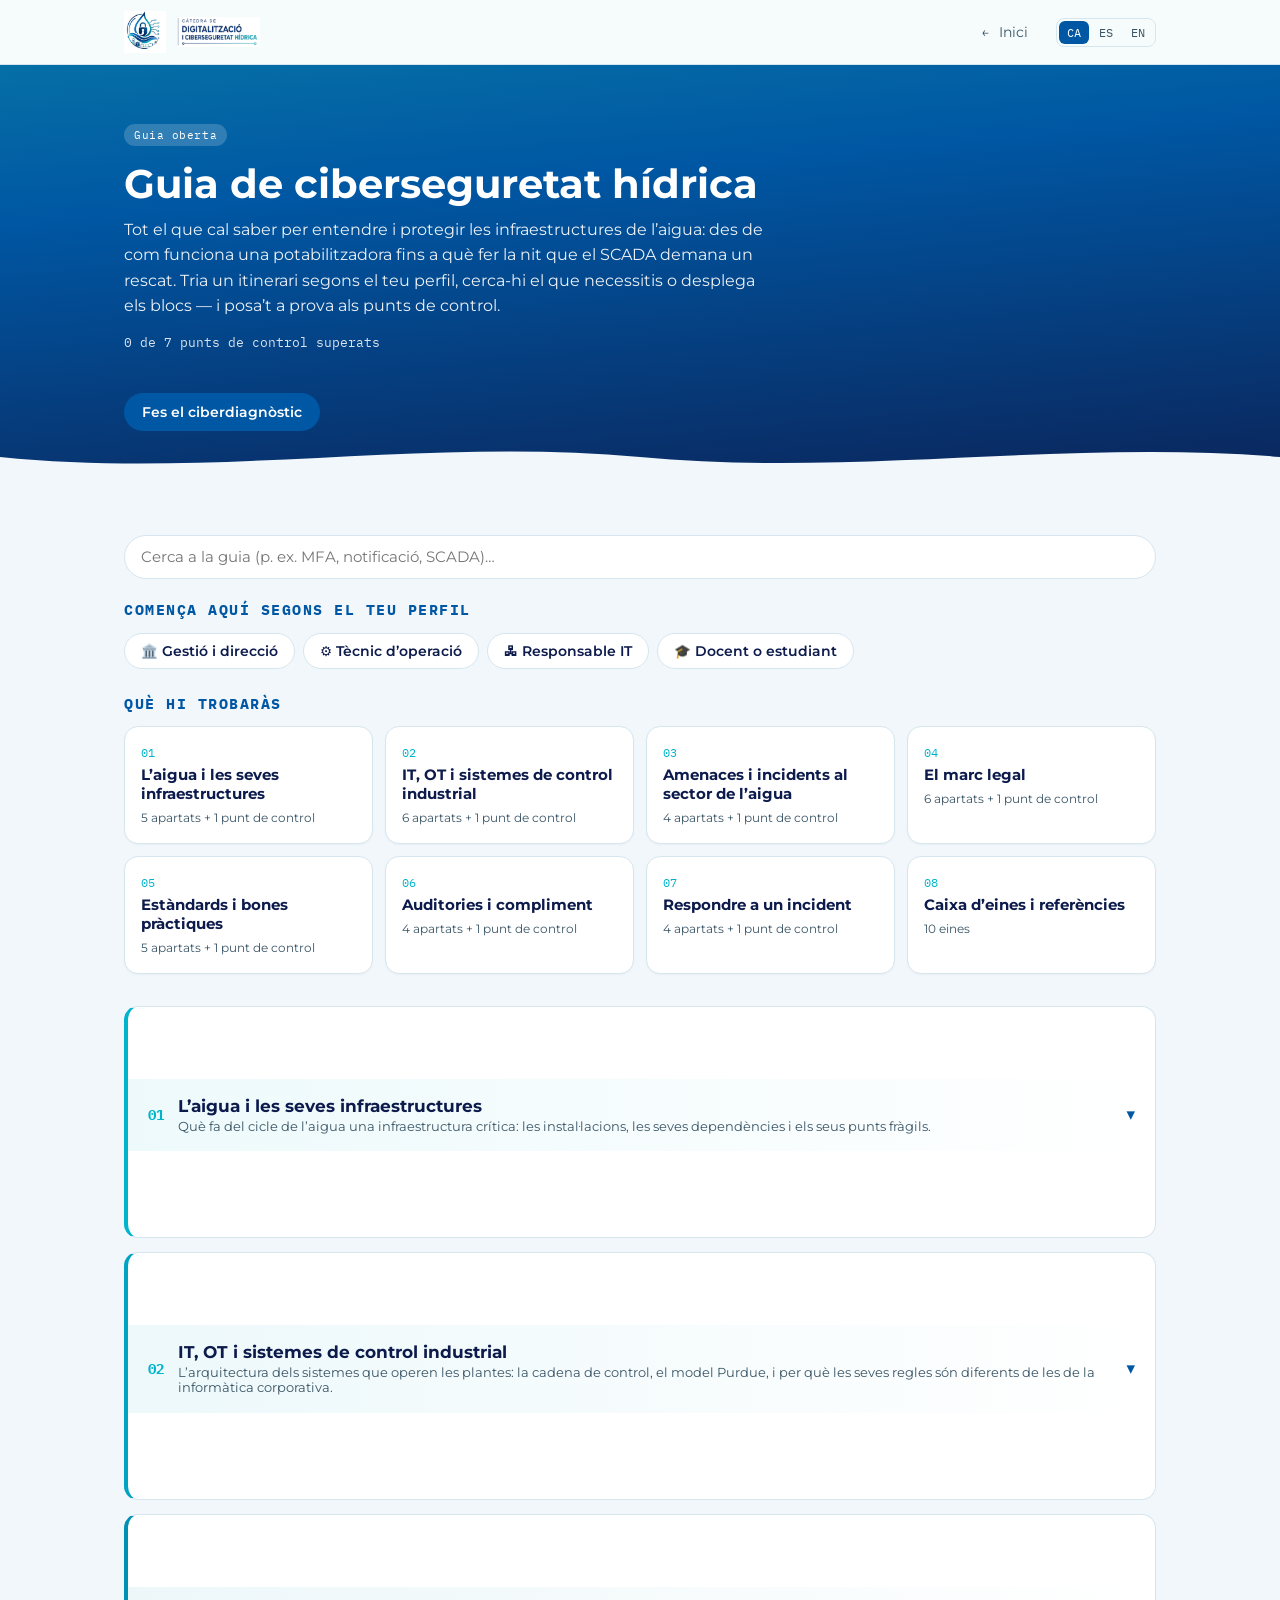
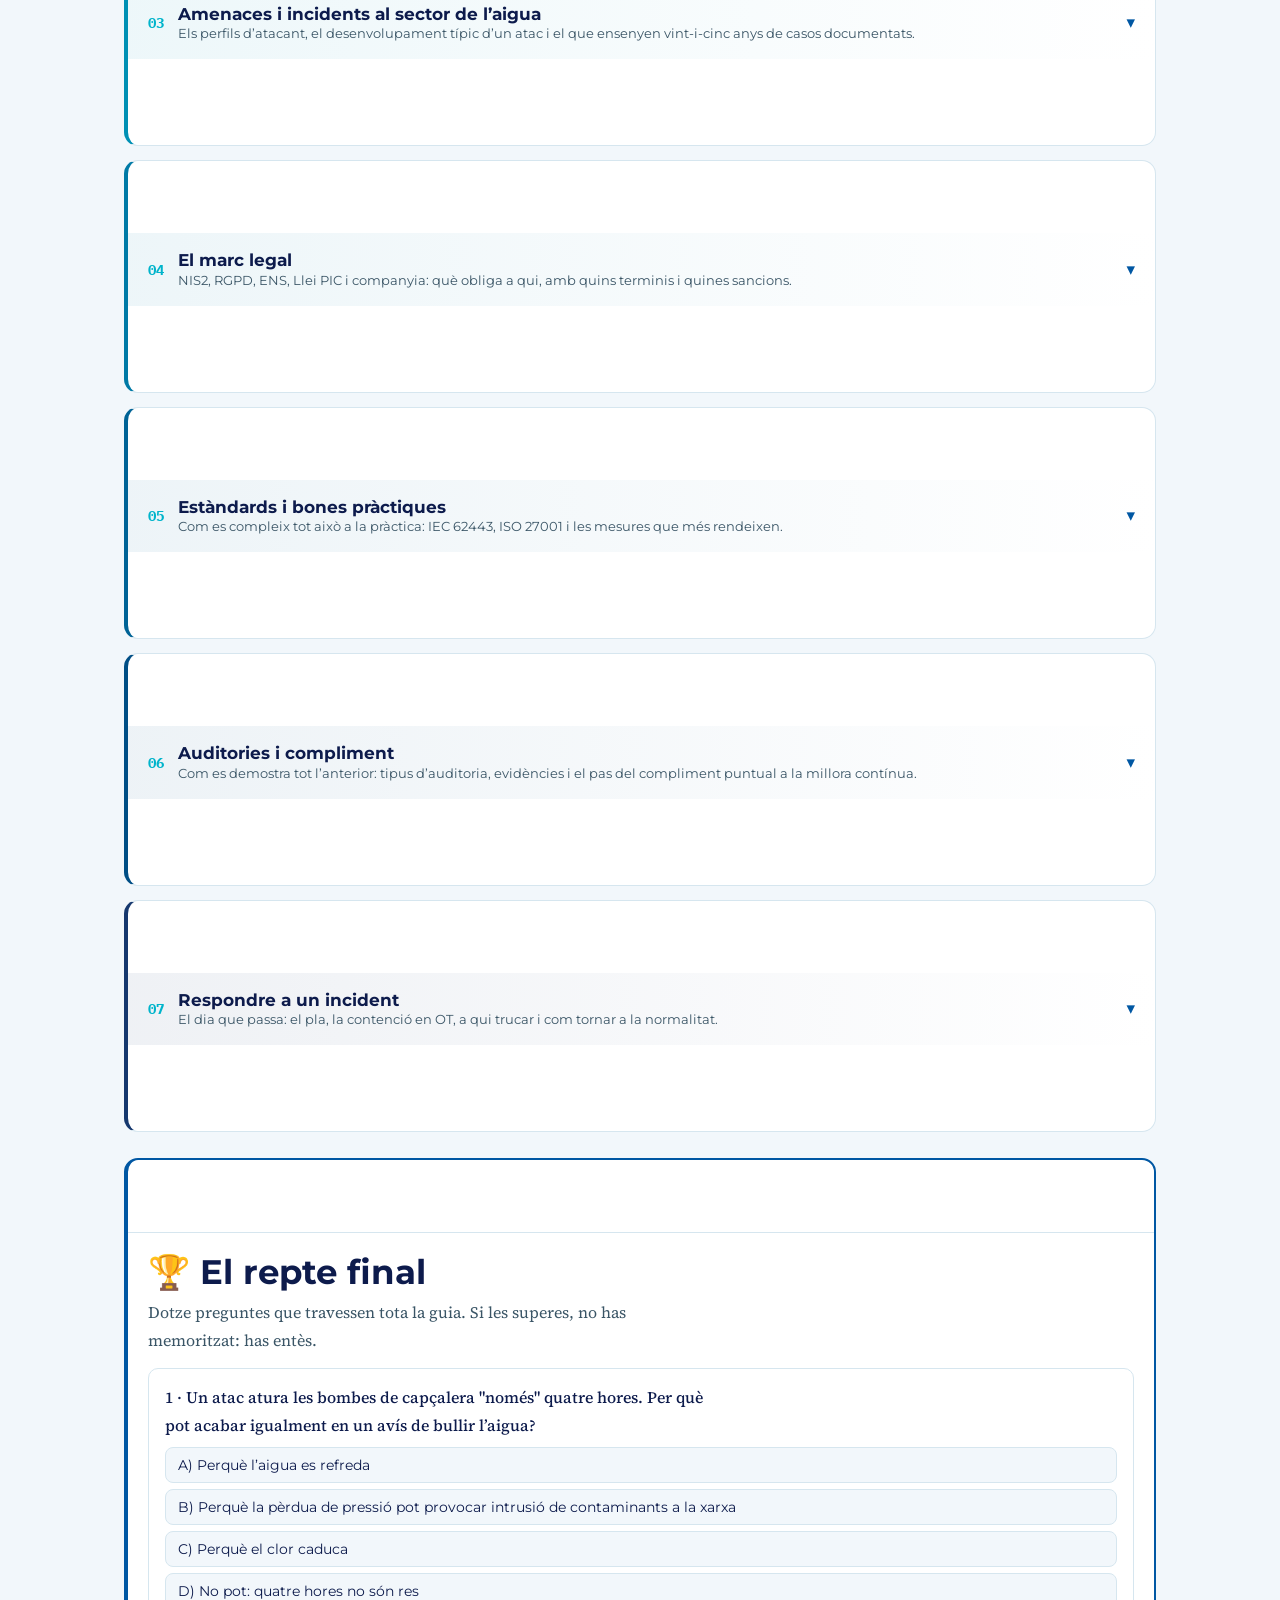
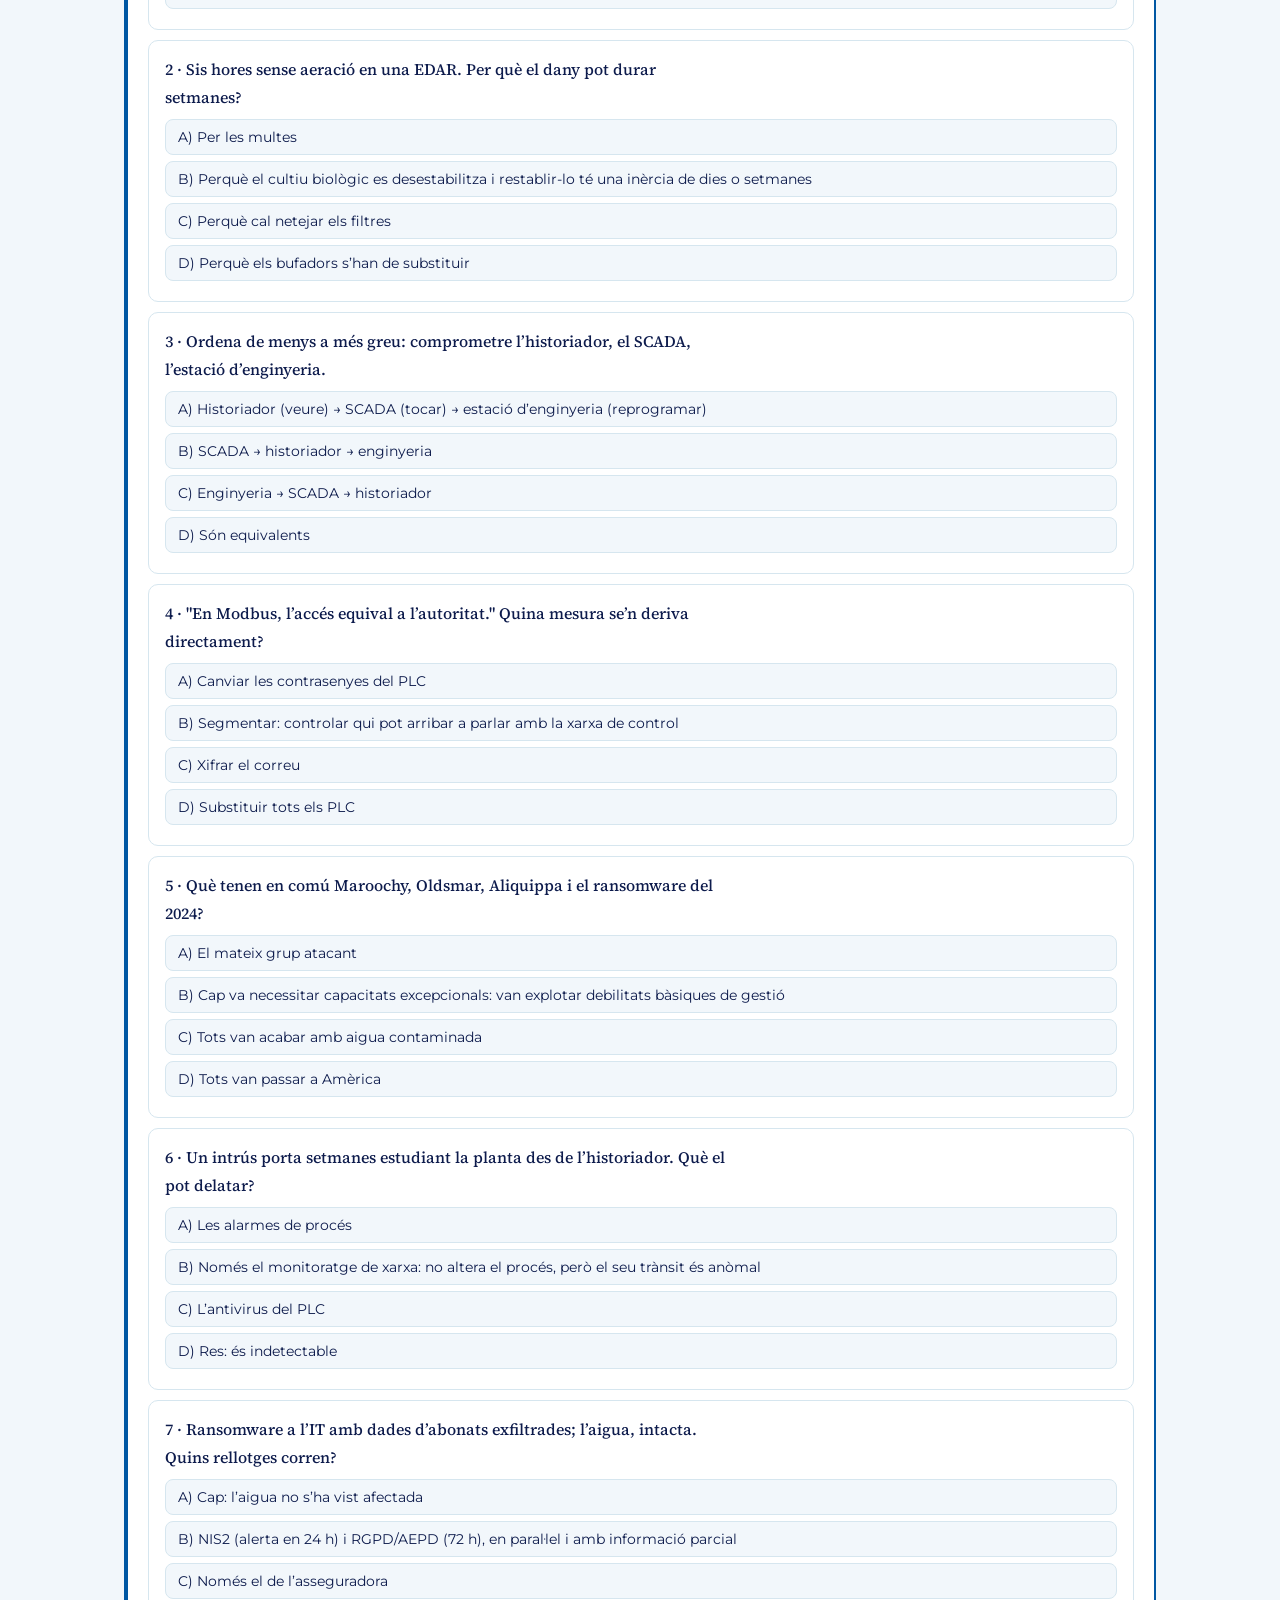
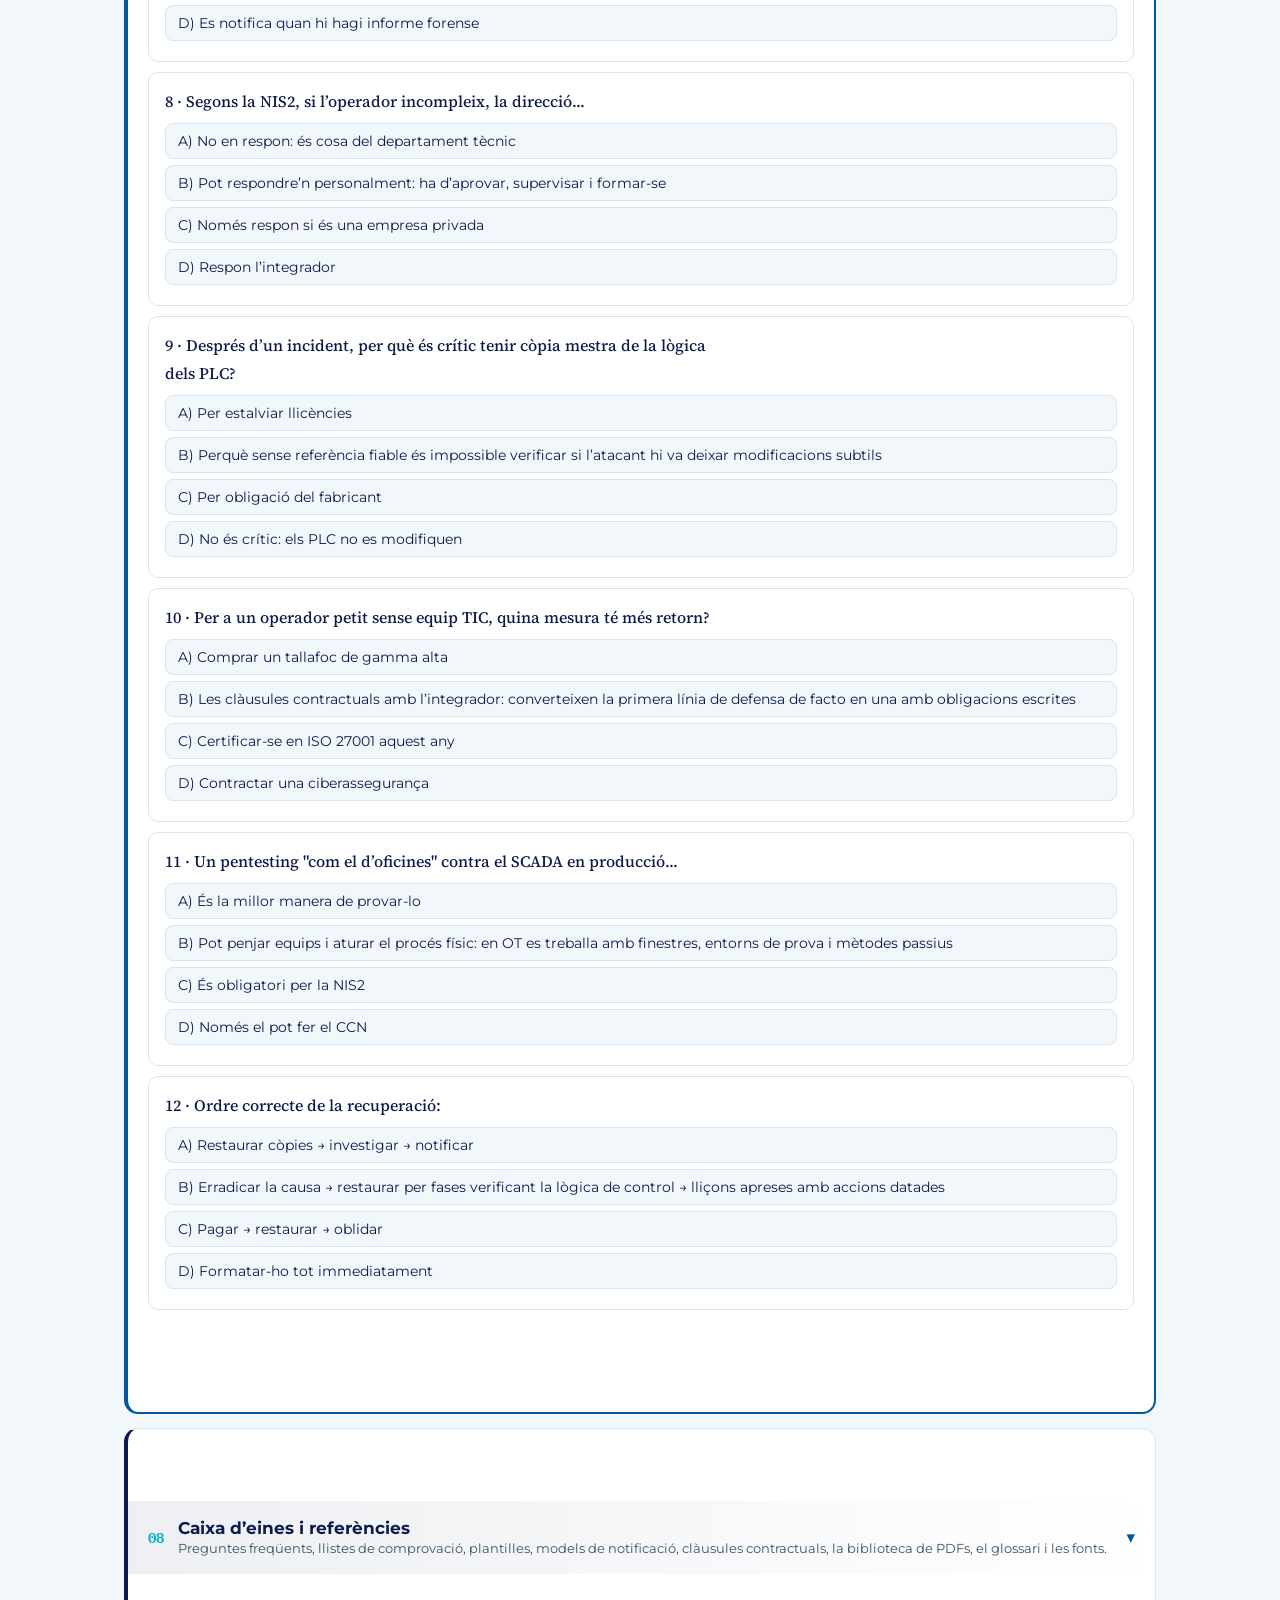
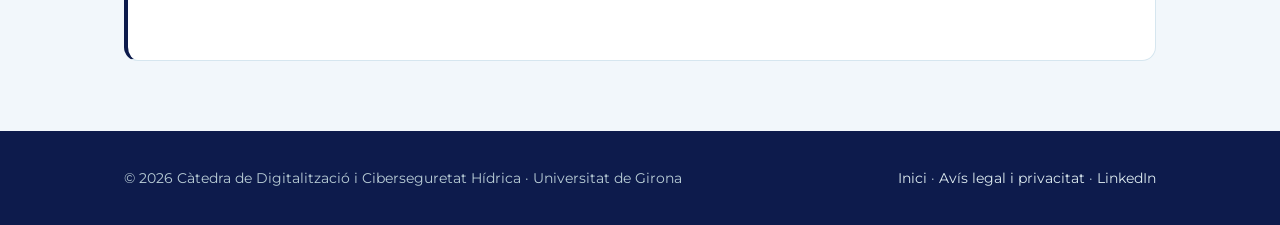
<file: guia.html>
<!DOCTYPE html>
<html lang="ca">
<head>
<meta charset="UTF-8">
<meta name="viewport" content="width=device-width, initial-scale=1.0">
<title>Guia de ciberseguretat hídrica — CiberH2O</title>
<link rel="icon" type="image/png" href="favicon.png">
<meta name="description" content="Guia oberta de ciberseguretat per al sector de l'aigua: infraestructures, sistemes OT, amenaces, NIS2 i marc legal, estàndards, auditories i resposta a incidents. Càtedra de la Universitat de Girona.">
<link rel="canonical" href="https://cyberh2o.es/guia.html">
<meta property="og:type" content="article">
<meta property="og:site_name" content="CiberH2O — Universitat de Girona">
<meta property="og:title" content="Guia de ciberseguretat hídrica — CiberH2O">
<meta property="og:description" content="Tot el coneixement per entendre i protegir les infraestructures de l'aigua, en una guia oberta i gratuïta: OT, amenaces, marc legal, estàndards i resposta a incidents.">
<meta property="og:image" content="https://cyberh2o.es/social.png">
<meta name="twitter:card" content="summary_large_image">
<link rel="preconnect" href="https://fonts.googleapis.com">
<link rel="preconnect" href="https://fonts.gstatic.com" crossorigin>
<link href="https://fonts.googleapis.com/css2?family=Montserrat:wght@400;500;600;700;800&family=IBM+Plex+Mono:wght@400;500&family=Source+Serif+4:ital,wght@0,400;0,600;1,400&display=swap" rel="stylesheet">
<link rel="stylesheet" href="estil.css">
<style>
#amunt{position:fixed;right:22px;bottom:22px;width:46px;height:46px;border-radius:50%;border:none;cursor:pointer;
  background:linear-gradient(135deg,#00B4CB,#0A7FA8);color:#fff;display:grid;place-items:center;
  box-shadow:0 10px 26px rgba(9,18,34,.35);opacity:0;pointer-events:none;transform:translateY(8px);
  transition:opacity .25s,transform .25s;z-index:800}
#amunt.vist{opacity:1;pointer-events:auto;transform:translateY(0)}
#amunt:hover{transform:translateY(-2px);box-shadow:0 14px 30px rgba(0,180,203,.45)}
@media (prefers-reduced-motion:reduce){#amunt{transition:opacity .25s}}
@media print{#amunt{display:none}}
</style>
</head>
<body>

<nav>
  <div class="contenidor nav-inner">
    <a href="index.html" class="marca"><img src="logo.png" alt="" class="logo-img"><img src="logo-text.png" alt="Càtedra de Digitalització i Ciberseguretat Hídrica" class="logo-text-img"></a>
    <a class="tornar" id="tornar" href="index.html" style="margin-left:auto">←&nbsp;<span id="tornar-txt">Inici</span></a>
    <div class="langs" role="group" aria-label="Idioma">
      <button data-lang="ca">CA</button>
      <button data-lang="es">ES</button>
      <button data-lang="en">EN</button>
    </div>
  </div>
</nav>

<header class="curs-hero hero-profunditat">
  <div class="contenidor">
    <span class="pastilla" id="g-tipus"></span>
    <h1 id="g-titol"></h1>
    <p id="g-intro"></p>
    <span class="meta" id="g-progres"></span>
    <br><a class="cta-diag" id="g-diag" href="ciberdiagnostic.html"></a>
  </div>
</header>
<svg class="ona-hero" viewBox="0 0 1440 44" preserveAspectRatio="none" aria-hidden="true"><path d="M0 22 C240 44 480 2 720 22 C960 42 1200 4 1440 22 L1440 44 L0 44 Z" fill="#F2F7FB"/></svg>

<main class="cos-curs">
  <div class="contenidor">
    <div class="cerca-guia">
      <input type="search" id="g-cerca" autocomplete="off">
      <div id="g-resultats" role="listbox"></div>
    </div>
    <div id="g-idioma-avis" hidden class="callout" style="margin-bottom:18px"></div>
    <div class="itineraris" id="g-itin"></div>
    <div class="mapa-guia" id="g-mapa"></div>
    <div id="g-blocs"></div>
    <section id="g-repte"></section>
  </div>
</main>

<footer>
  <div class="contenidor">
    <span>© 2026 Càtedra de Digitalització i Ciberseguretat Hídrica · Universitat de Girona</span>
    <span><a href="index.html">Inici</a> · <a href="legal.html">Avís legal i privacitat</a> · <a href="https://www.linkedin.com/in/c%C3%A0tedra-digitalitzaci%C3%B3-i-ciberseguretat-de-la-udg-729004420" target="_blank" rel="noopener">LinkedIn</a></span>
  </div>
</footer>

<script src="guia.js"></script>
<script>
const TG={
  ca:{tipus:'Guia oberta',tornar:'Inici',subsecs:'apartats',check:'Punt de control',pend:'En preparació · s\u2019ampliarà',progres:'{n} de {t} punts de control superats',mapa:'Què hi trobaràs',practica:'A la pràctica',diag:'Fes el ciberdiagnòstic',copiat:'Enllaç copiat!',eines:'eines',cerca:'Cerca a la guia (p. ex. MFA, notificació, SCADA)…',capres:'Cap resultat',superat:'Superat anteriorment',cas:'El cas · Aigües de Vallclara',capvid:'Per aprofundir en vídeo',vercurs:'Obre el curs complet',comenca:'Comença aquí segons el teu perfil',itgestor:'Gestió i direcció',itoperacio:'Tècnic d\u2019operació',itit:'Responsable IT',itdocent:'Docent o estudiant',itlectura:'El teu itinerari de lectura',compartir:'Copia el teu resultat',compartit:'Resultat copiat! Enganxa\u2019l on vulguis.'},
  es:{tipus:'Guía abierta',tornar:'Inicio',subsecs:'apartados',check:'Punto de control',pend:'En preparación · se ampliará',progres:'{n} de {t} puntos de control superados',mapa:'Qué encontrarás',practica:'En la práctica',diag:'Haz el ciberdiagnóstico',copiat:'¡Enlace copiado!',eines:'herramientas',cerca:'Busca en la guía (p. ej. MFA, notificación, SCADA)…',capres:'Sin resultados',superat:'Superado anteriormente',cas:'El caso · Aigües de Vallclara',capvid:'Para profundizar en vídeo',vercurs:'Abre el curso completo',comenca:'Empieza aquí según tu perfil',itgestor:'Gestión y dirección',itoperacio:'Técnico de operación',itit:'Responsable IT',itdocent:'Docente o estudiante',itlectura:'Tu itinerario de lectura',compartir:'Copia tu resultado',compartit:'¡Resultado copiado! Pégalo donde quieras.'},
  en:{tipus:'Open guide',tornar:'Home',subsecs:'sections',check:'Checkpoint',pend:'In preparation · to be expanded',progres:'{n} of {t} checkpoints completed',mapa:'What you will find',practica:'In practice',diag:'Take the cyber check-up',copiat:'Link copied!',eines:'tools',cerca:'Search the guide (e.g. MFA, notification, SCADA)…',capres:'No results',superat:'Previously completed',cas:'The case · Aigües de Vallclara',capvid:'Go deeper on video',vercurs:'Open the full course',comenca:'Start here based on your role',itgestor:'Management',itoperacio:'Plant operations',itit:'IT lead',itdocent:'Teacher or student',itlectura:'Your reading path',compartir:'Copy your result',compartit:'Result copied! Paste it anywhere.'}
};
const ITIN=[
 {id:'gestor',ico:'🏛️',rutes:[['aigua','cicle'],['legal','nis2'],['amenaces','casos'],['estandards','mesures'],['resposta','pla']]},
 {id:'operacio',ico:'⚙️',rutes:[['ot','queesot'],['ot','components'],['amenaces','vectors'],['estandards','persones'],['resposta','contencio']]},
 {id:'it',ico:'🖧',rutes:[['ot','purdue'],['ot','protocols'],['amenaces','anatomia'],['estandards','62443'],['auditories','evidencies']]},
 {id:'docent',ico:'🎓',rutes:[['aigua','cicle'],['ot','components'],['amenaces','casos'],['legal','mapa'],['eines','glossari']]}
];
const PROFUNDITAT=['#00B4CB','#00A3C2','#0090B4','#007AA6','#006396','#004E85','#16386E','#0D1B4C'];
let LANG='ca';
const T=(o)=>o?(o[LANG]||o.ca):'';

function render(){
  const hash=(location.hash.slice(1)||'').split('/');
  if(['ca','es','en'].includes(hash[0]))LANG=hash[0];
  const tg=TG[LANG];
  document.documentElement.lang=LANG;
  document.title=T(GUIA.titol)+' — CiberH2O';
  document.getElementById('tornar-txt').textContent=tg.tornar;
  document.getElementById('g-tipus').textContent=tg.tipus;
  document.getElementById('g-titol').textContent=T(GUIA.titol);
  document.getElementById('g-intro').textContent=T(GUIA.intro);
  document.getElementById('g-diag').textContent=tg.diag;
  const avisIdioma=document.getElementById('g-idioma-avis');
  avisIdioma.hidden=(LANG==='ca');
  avisIdioma.textContent=LANG==='es'?'El contenido de esta guía está disponible en catalán; la traducción al castellano está en curso.':LANG==='en'?'The content of this guide is currently available in Catalan; the English translation is in progress.':'';
  document.querySelectorAll('.langs button').forEach(b=>{
    b.classList.toggle('actiu',b.dataset.lang===LANG);
    b.onclick=()=>{location.hash=b.dataset.lang;};
  });

  /* Itineraris per perfil */
  const it=document.getElementById('g-itin');
  it.innerHTML='<h3 class="mapa-titol">'+tg.comenca+'</h3>';
  const fila=document.createElement('div');fila.className='itin-fila';
  const panell=document.createElement('div');panell.className='itin-panell';panell.hidden=true;
  ITIN.forEach(perfil=>{
    const b=document.createElement('button');b.type='button';b.className='itin-xip';
    b.innerHTML=perfil.ico+' '+tg['it'+perfil.id];
    b.addEventListener('click',()=>{
      fila.querySelectorAll('.itin-xip').forEach(x=>x.classList.toggle('actiu',x===b&&!b.classList.contains('actiu')));
      if(!b.classList.contains('actiu')){panell.hidden=true;return;}
      panell.hidden=false;
      let h='<b>'+tg.itlectura+':</b><ol>';
      perfil.rutes.forEach(([bl,sb])=>{
        const bloc=GUIA.blocs.find(x=>x.id===bl);
        const i=bloc.sub.findIndex(x=>x.id===sb);
        h+='<li><a href="#'+LANG+'/'+bl+'/'+sb+'" data-bl="'+bl+'" data-sb="'+sb+'">'+bloc.num+'.'+(i+1)+' '+T(bloc.sub[i].titol)+'</a></li>';
      });
      panell.innerHTML=h+'</ol>';
      panell.querySelectorAll('a').forEach(a=>a.addEventListener('click',ev=>{ev.preventDefault();obreBloc(a.dataset.bl,true,a.dataset.sb);}));
    });
    fila.appendChild(b);
  });
  it.appendChild(fila);it.appendChild(panell);

  /* Mapa de blocs */
  const mapa=document.getElementById('g-mapa');
  mapa.innerHTML='<h3 class="mapa-titol">'+tg.mapa+'</h3>';
  const graella=document.createElement('div');graella.className='mapa-graella';
  GUIA.blocs.forEach(b=>{
    const a=document.createElement('a');a.className='mapa-bloc';a.href='#'+LANG+'/'+b.id;
    const compta=b.check?b.sub.length+' '+tg.subsecs+' + 1 '+tg.check.toLowerCase():b.sub.length+' '+tg.eines;
    a.innerHTML='<span class="mapa-num">'+String(b.num).padStart(2,'0')+'</span><b>'+T(b.titol)+'</b><span class="mapa-compta">'+compta+'</span>';
    a.addEventListener('click',ev=>{ev.preventDefault();obreBloc(b.id,true);});
    graella.appendChild(a);
  });
  mapa.appendChild(graella);

  /* Blocs */
  const cont=document.getElementById('g-blocs');
  cont.innerHTML='';
  GUIA.blocs.forEach(b=>{
    const sec=document.createElement('section');sec.className='bloc-guia';
    sec.style.setProperty('--prof',PROFUNDITAT[(b.num-1)%8]);sec.id='bloc-'+b.id;
    const h=document.createElement('h2');h.className='bloc-cap';
    h.innerHTML='<span class="num">'+String(b.num).padStart(2,'0')+'</span><span class="bloc-txt"><span class="bloc-titol">'+T(b.titol)+'</span><span class="bloc-desc">'+T(b.desc)+'</span></span><span class="xevro">▾</span>';
    h.setAttribute('tabindex','0');h.setAttribute('role','button');h.setAttribute('aria-expanded','false');
    const commuta=()=>{sec.classList.toggle('obert');h.setAttribute('aria-expanded',sec.classList.contains('obert'));};
    h.addEventListener('click',commuta);
    h.addEventListener('keydown',ev=>{if(ev.key==='Enter'||ev.key===' '){ev.preventDefault();commuta();}});
    sec.appendChild(h);
    const cos=document.createElement('div');cos.className='bloc-cos';
    b.sub.forEach((s,i)=>{
      const d=document.createElement('details');d.className='subsec';d.id='sub-'+b.id+'-'+s.id;
      const pendent=s.estat==='pend'?'<span class="etiq etiq-pend">'+tg.pend+'</span>':'';
      let contHtml=T(s.cont).split('class="flip"').join('class="flip" tabindex="0" role="button"');
      d.innerHTML='<summary><span class="sub-num">'+b.num+'.'+(i+1)+'</span>'+T(s.titol)+pendent+'<button class="sub-enllac" data-enllac="'+b.id+'/'+s.id+'" title="Copia l\u2019enllaç" aria-label="Copia l\u2019enllaç">⧉</button></summary><div class="sub-cos">'+T(s.cont)+'</div>';
      cos.appendChild(d);
    });
    if(b.cas){
      const cx=document.createElement('div');cx.className='cas-fil';
      cx.innerHTML='<div class="cas-cap">'+tg.cas+' · '+b.num+'/7</div>'+T(b.cas);
      cos.appendChild(cx);
    }
    if(b.practica){
      const pr=document.createElement('div');pr.className='practica';
      pr.innerHTML='<div class="prac-cap">'+tg.practica+'</div>'+T(b.practica);
      cos.appendChild(pr);
    }
    if(b.videos&&b.videos.items&&b.videos.items.length){
      const vd=document.createElement('div');vd.className='bloc-videos';
      vd.innerHTML='<div class="prac-cap" style="color:var(--aigua)">'+tg.capvid+'</div>';
      const gr=document.createElement('div');gr.className='videos-grid';
      b.videos.items.forEach(v=>{
        const cel=document.createElement('div');
        cel.appendChild(marcVideo(v.yt,v.t));
        const tt=document.createElement('p');tt.className='video-titol';tt.textContent=v.t;
        cel.appendChild(tt);gr.appendChild(cel);
      });
      vd.appendChild(gr);
      if(b.videos.curs){
        const a=document.createElement('a');a.className='videos-curs';
        a.href='curs.html#'+b.videos.curs.id+'/'+LANG;
        a.textContent=tg.vercurs+': '+b.videos.curs.t+' →';
        vd.appendChild(a);
      }
      cos.appendChild(vd);
    }
    if(b.check){
      const ck=document.createElement('div');ck.className='checkpoint';
      ck.innerHTML='<div class="check-cap">🏁 '+tg.check+' '+b.num+'</div>'+T(b.check);
      cos.appendChild(ck);
    }
    sec.appendChild(cos);
    cont.appendChild(sec);
  });
  /* El repte final */
  const rp=document.getElementById('g-repte');
  if(GUIA.repte){
    rp.className='bloc-guia obert repte';rp.style.setProperty('--prof','#0D1B4C');
    rp.innerHTML='<div class="bloc-cos" style="display:block;padding:20px"><h2 style="margin-bottom:6px">🏆 '+T(GUIA.repte.titol)+'</h2><p style="color:var(--tinta-suau);margin-bottom:14px">'+T(GUIA.repte.intro)+'</p>'+T(GUIA.repte.cont)+'</div>';
    const b7=document.getElementById('bloc-resposta');
    if(b7)b7.after(rp);
  }
  actualitzaProgres();
  if(typeof INDEX!=='undefined'){indexa();const c=document.getElementById('g-cerca');if(c)c.placeholder=TG[LANG].cerca;restauraEstat();}
  if(hash[1])obreBloc(hash[1],true,hash[2]);
}

function obreBloc(id,despl,subId){
  const sec=document.getElementById('bloc-'+id);
  if(!sec)return;
  sec.classList.add('obert');
  let dest=sec;
  if(subId){
    const d=document.getElementById('sub-'+id+'-'+subId);
    if(d){d.open=true;dest=d;}
  }
  if(despl)dest.scrollIntoView({behavior:'smooth',block:'start'});
}

function actualitzaProgres(){
  const tot=document.querySelectorAll('.checkpoint .quiz-grup').length;
  const fets=document.querySelectorAll('.checkpoint .quiz-grup .quiz-resultat').length;
  const tg=TG[LANG];
  document.getElementById('g-progres').textContent=tg.progres.replace('{n}',fets).replace('{t}',tot);
  document.querySelectorAll('.checkpoint').forEach(c=>{
    c.classList.toggle('fet',!!c.querySelector('.quiz-resultat'));
  });
}

function marcVideo(id,titol){
  const w=document.createElement('div');w.className='video-marc';
  w.innerHTML='<img src="https://img.youtube.com/vi/'+id+'/hqdefault.jpg" alt="" loading="lazy"><button class="play" aria-label="'+titol+'"><span class="rodona">▶</span></button>';
  w.querySelector('.play').addEventListener('click',()=>{
    w.innerHTML='<iframe src="https://www.youtube-nocookie.com/embed/'+id+'?autoplay=1" title="'+titol+'" allow="autoplay; encrypted-media; picture-in-picture" allowfullscreen></iframe>';
  });
  return w;
}

/* ---- Cercador ---- */
let INDEX=[];
function indexa(){
  INDEX=[];
  const net=h=>h.replace(/<[^>]+>/g,' ').replace(/\s+/g,' ').toLowerCase();
  GUIA.blocs.forEach(b=>b.sub.forEach((sb,i)=>INDEX.push({bloc:b.id,num:b.num+'.'+(i+1),sub:sb.id,titol:T(sb.titol),text:net(T(sb.titol)+' '+T(sb.cont))})));
}
function cerca(q){
  const res=document.getElementById('g-resultats');
  q=q.trim().toLowerCase();
  if(q.length<2){res.innerHTML='';res.style.display='none';return;}
  const hits=INDEX.filter(x=>x.text.includes(q)).slice(0,8);
  res.style.display='block';
  res.innerHTML=hits.length?'':'<div class="cerca-buit">'+TG[LANG].capres+'</div>';
  hits.forEach(h=>{
    const b=document.createElement('button');b.type='button';b.setAttribute('role','option');
    b.innerHTML='<span class="sub-num">'+h.num+'</span> '+h.titol;
    b.addEventListener('click',()=>{obreBloc(h.bloc,true,h.sub);res.innerHTML='';res.style.display='none';document.getElementById('g-cerca').value='';});
    res.appendChild(b);
  });
}

/* ---- Persistència (amb try/catch: pot no estar disponible) ---- */
function desa(clau,val){try{localStorage.setItem(clau,JSON.stringify(val));}catch(e){}}
function llegeix(clau){try{return JSON.parse(localStorage.getItem(clau))||{};}catch(e){return{};}}
function restauraEstat(){
  const marcats=llegeix('guia-checklist');
  document.querySelectorAll('.llista-check').forEach((ul,u)=>{
    ul.querySelectorAll('li').forEach((li,i)=>{if((marcats[u]||[]).includes(i))li.classList.add('marcat');});
  });
  const punts=llegeix('guia-punts');
  document.querySelectorAll('.checkpoint').forEach(c=>{
    const bloc=c.closest('.bloc-guia').id.replace('bloc-','');
    if(punts[bloc]&&!c.querySelector('.quiz-resultat')){
      c.classList.add('fet');
      if(!c.querySelector('.check-previ')){
        const n=document.createElement('p');n.className='check-previ';
        n.textContent=TG[LANG].superat+': '+punts[bloc];
        c.querySelector('.check-cap').after(n);
      }
    }
  });
  actualitzaProgresPersistent();
}
function desaChecklist(){
  const estat={};
  document.querySelectorAll('.llista-check').forEach((ul,u)=>{
    estat[u]=[...ul.querySelectorAll('li')].map((li,i)=>li.classList.contains('marcat')?i:-1).filter(i=>i>=0);
  });
  desa('guia-checklist',estat);
}
function actualitzaProgresPersistent(){
  const tot=document.querySelectorAll('.checkpoint .quiz-grup').length;
  const fets=document.querySelectorAll('.checkpoint.fet').length;
  document.getElementById('g-progres').textContent=TG[LANG].progres.replace('{n}',fets).replace('{t}',tot);
}

/* ---- Impressió: desplegar-ho tot abans d'imprimir ---- */
addEventListener('beforeprint',()=>{
  document.querySelectorAll('.bloc-guia').forEach(b=>b.classList.add('obert'));
  document.querySelectorAll('details.subsec').forEach(d=>d.open=true);
});

addEventListener('hashchange',render);
render();
indexa();
document.getElementById('g-cerca').placeholder=TG[LANG].cerca;
document.getElementById('g-cerca').addEventListener('input',e=>cerca(e.target.value));
restauraEstat();

/* Motor d'interactivitat (pestanyes, qüestionaris, targetes i escenaris) */
document.addEventListener('keydown',e=>{
  if((e.key==='Enter'||e.key===' ')&&e.target.classList&&e.target.classList.contains('flip')){e.preventDefault();e.target.click();}
});
document.addEventListener('click',e=>{
  const en=e.target.closest('.sub-enllac');
  if(en){
    e.preventDefault();e.stopPropagation();
    const url=location.href.split('#')[0]+'#'+LANG+'/'+en.dataset.enllac;
    const fet=()=>{const t=en.textContent;en.textContent='✓';setTimeout(()=>{en.textContent=t;},1200);};
    if(navigator.clipboard&&navigator.clipboard.writeText){navigator.clipboard.writeText(url).then(fet,fet);}else{fet();}
    return;
  }
  const ci=e.target.closest('.llista-check li');
  if(ci){ci.classList.toggle('marcat');desaChecklist();return;}
  const fl=e.target.closest('.flip');
  if(fl){fl.classList.toggle('girada');return;}
  const eo=e.target.closest('.esc-opt');
  if(eo){
    const esc=eo.closest('.escenari');
    if(esc.classList.contains('resolt'))return;
    esc.classList.add('resolt');
    esc.querySelectorAll('.esc-opt').forEach(o=>{if(o.dataset.ok!==undefined)o.classList.add('ok')});
    if(eo.dataset.ok===undefined)eo.classList.add('mal');
    const fb=esc.querySelector('.esc-fb');
    if(fb&&eo.dataset.fb)fb.textContent=eo.dataset.fb;
    return;
  }
  const tb=e.target.closest('.tab-btn');
  if(tb){
    const tabs=tb.closest('.tabs');
    tabs.querySelectorAll('.tab-btn').forEach(b=>b.classList.toggle('actiu',b===tb));
    tabs.querySelectorAll('.tab-panell').forEach(p=>p.classList.toggle('actiu',p.dataset.tab===tb.dataset.tab));
    return;
  }
  const qo=e.target.closest('.quiz-opt');
  if(qo){
    const preg=qo.closest('.quiz-preg');
    if(preg.classList.contains('resolt'))return;
    preg.classList.add('resolt');
    preg.querySelectorAll('.quiz-opt').forEach(o=>{if(o.dataset.ok!==undefined)o.classList.add('ok')});
    if(qo.dataset.ok===undefined)qo.classList.add('mal');else preg.classList.add('encert');
    const grup=preg.closest('.quiz-grup');
    if(grup && !grup.querySelector('.quiz-preg:not(.resolt)') && !grup.querySelector('.quiz-resultat')){
      const n=grup.querySelectorAll('.quiz-preg.encert').length;
      const tot=grup.querySelectorAll('.quiz-preg').length;
      const r=document.createElement('p');r.className='quiz-resultat';
      r.textContent=(grup.dataset.res||'{n} / {t}').replace('{n}',n).replace('{t}',tot);
      grup.appendChild(r);
      if(grup.closest('#g-repte')){
        const bt=document.createElement('button');bt.type='button';bt.className='boto-compartir';
        bt.textContent=TG[LANG].compartir;
        bt.addEventListener('click',()=>{
          const txt=r.textContent+' — Guia de ciberseguretat hídrica · CiberH2O (UdG) · https://cyberh2o.es/guia.html';
          const fet=()=>{bt.textContent=TG[LANG].compartit;setTimeout(()=>bt.textContent=TG[LANG].compartir,2500);};
          if(navigator.clipboard&&navigator.clipboard.writeText){navigator.clipboard.writeText(txt).then(fet,fet);}else{fet();}
        });
        grup.appendChild(bt);
      }
      const cp=grup.closest('.checkpoint');
      if(cp){
        const bloc=cp.closest('.bloc-guia').id.replace('bloc-','');
        const punts=llegeix('guia-punts');punts[bloc]=n+' / '+tot;desa('guia-punts',punts);
      }
    }
    actualitzaProgres();
  }
});
</script>
<button id="amunt" aria-label="Torna amunt"><svg width="20" height="20" viewBox="0 0 24 24" fill="none"><path d="M12 19V5m0 0l-6 6m6-6l6 6" stroke="currentColor" stroke-width="2.4" stroke-linecap="round" stroke-linejoin="round"/></svg></button>
<script>
(function(){
  var b=document.getElementById('amunt');
  var tit={ca:'Torna amunt',es:'Volver arriba',en:'Back to top'};
  function eti(){var l=(typeof LANG!=='undefined'&&LANG)||'ca'; b.title=tit[l]||tit.ca; b.setAttribute('aria-label',tit[l]||tit.ca);}
  eti(); addEventListener('hashchange',eti);
  addEventListener('scroll',function(){b.classList.toggle('vist',scrollY>500);},{passive:true});
  b.addEventListener('click',function(){
    var suau=!matchMedia('(prefers-reduced-motion: reduce)').matches;
    scrollTo({top:0,behavior:suau?'smooth':'auto'});
  });
})();
</script>
</body>
</html>
</file>
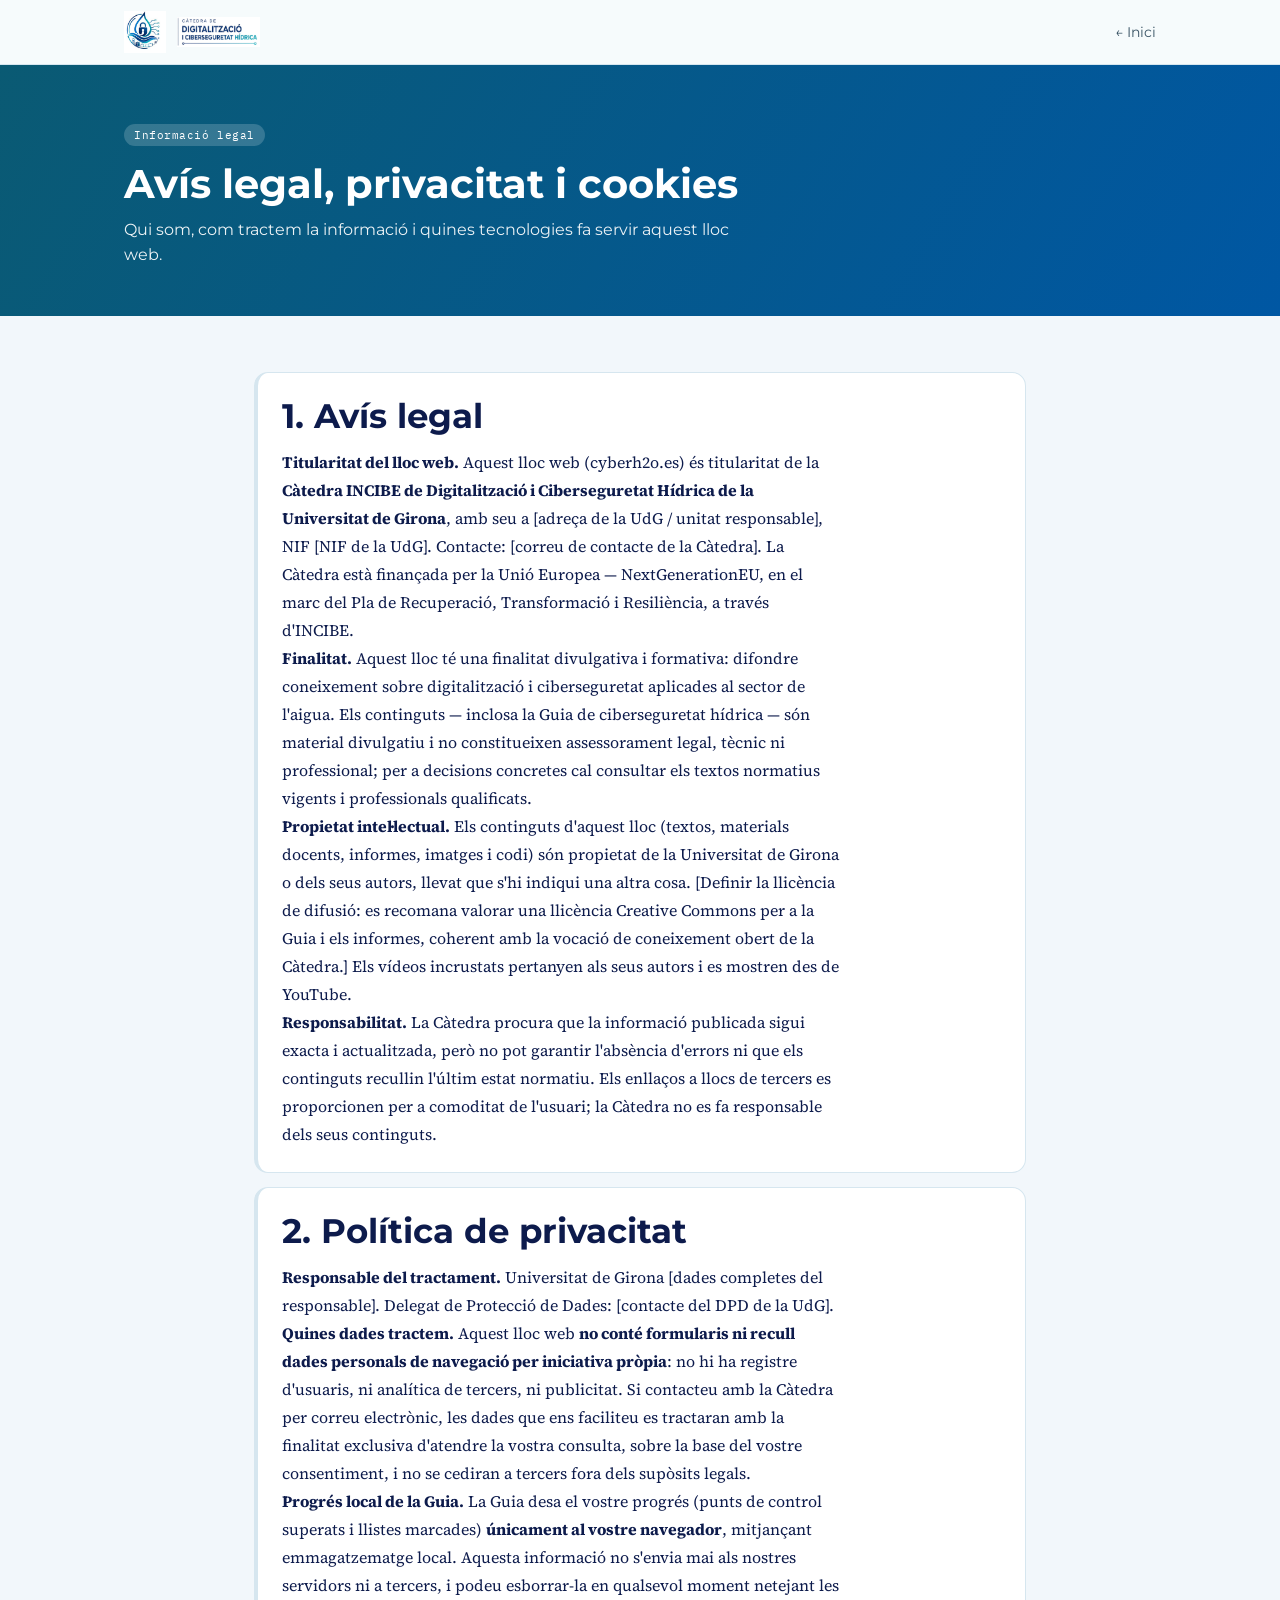
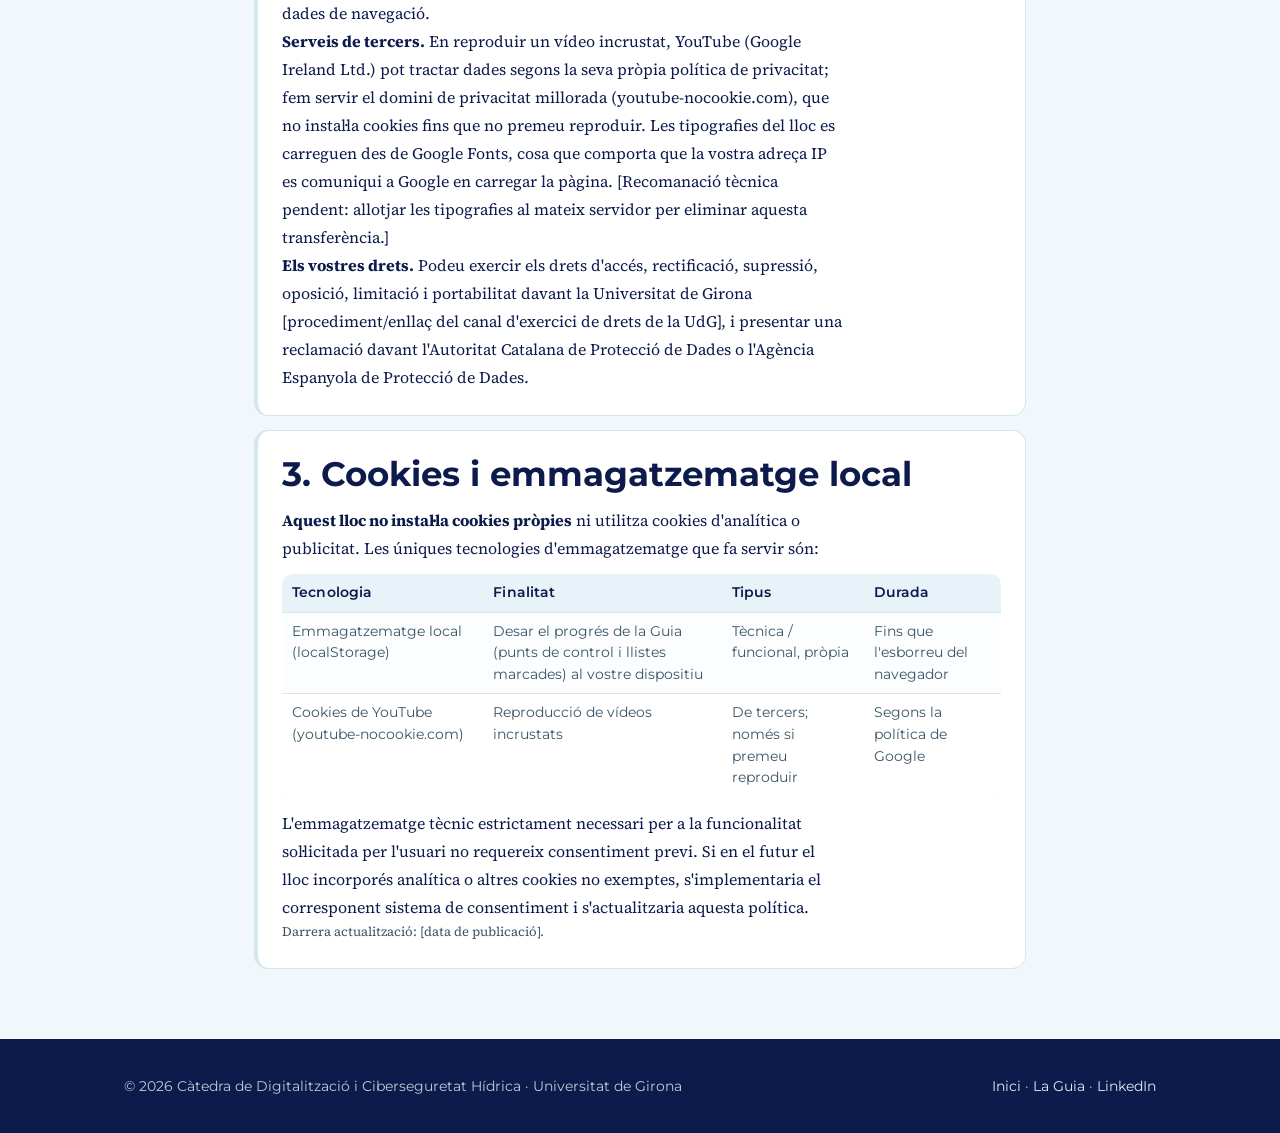
<file: legal.html>
<!DOCTYPE html>
<html lang="ca">
<head>
<meta charset="UTF-8">
<meta name="viewport" content="width=device-width, initial-scale=1.0">
<title>Avís legal i privacitat — CiberH2O</title>
<meta name="description" content="Avís legal, política de privacitat i informació sobre cookies del lloc web de la Càtedra de Digitalització i Ciberseguretat Hídrica (UdG).">
<meta name="robots" content="noindex,follow">
<link rel="icon" type="image/png" href="favicon.png">
<link rel="preconnect" href="https://fonts.googleapis.com">
<link rel="preconnect" href="https://fonts.gstatic.com" crossorigin>
<link href="https://fonts.googleapis.com/css2?family=Montserrat:wght@400;500;600;700;800&family=IBM+Plex+Mono:wght@400;500&family=Source+Serif+4:ital,wght@0,400;0,600;1,400&display=swap" rel="stylesheet">
<link rel="stylesheet" href="estil.css">
<!-- ESBORRANY DE TREBALL: text pendent de revisió i validació pels serveis jurídics
     i el delegat de protecció de dades de la Universitat de Girona.
     Els camps entre [claudàtors] s'han de completar abans de publicar. -->
</head>
<body>

<nav>
  <div class="contenidor nav-inner">
    <a href="index.html" class="marca"><img src="logo.png" alt="" class="logo-img"><img src="logo-text.png" alt="Càtedra de Digitalització i Ciberseguretat Hídrica" class="logo-text-img"></a>
    <a class="tornar" href="index.html" style="margin-left:auto">←&nbsp;Inici</a>
  </div>
</nav>

<header class="curs-hero">
  <div class="contenidor">
    <span class="pastilla">Informació legal</span>
    <h1>Avís legal, privacitat i cookies</h1>
    <p>Qui som, com tractem la informació i quines tecnologies fa servir aquest lloc web.</p>
  </div>
</header>

<main class="cos-curs">
  <div class="contenidor" style="max-width:820px">

    <section id="avis-legal" class="bloc-guia obert" style="padding:24px">
      <h2 style="margin-bottom:12px">1. Avís legal</h2>
      <p><b>Titularitat del lloc web.</b> Aquest lloc web (cyberh2o.es) és titularitat de la <b>Càtedra INCIBE de Digitalització i Ciberseguretat Hídrica de la Universitat de Girona</b>, amb seu a [adreça de la UdG / unitat responsable], NIF [NIF de la UdG]. Contacte: [correu de contacte de la Càtedra]. La Càtedra està finançada per la Unió Europea — NextGenerationEU, en el marc del Pla de Recuperació, Transformació i Resiliència, a través d'INCIBE.</p>
      <p><b>Finalitat.</b> Aquest lloc té una finalitat divulgativa i formativa: difondre coneixement sobre digitalització i ciberseguretat aplicades al sector de l'aigua. Els continguts — inclosa la Guia de ciberseguretat hídrica — són material divulgatiu i no constitueixen assessorament legal, tècnic ni professional; per a decisions concretes cal consultar els textos normatius vigents i professionals qualificats.</p>
      <p><b>Propietat intel·lectual.</b> Els continguts d'aquest lloc (textos, materials docents, informes, imatges i codi) són propietat de la Universitat de Girona o dels seus autors, llevat que s'hi indiqui una altra cosa. [Definir la llicència de difusió: es recomana valorar una llicència Creative Commons per a la Guia i els informes, coherent amb la vocació de coneixement obert de la Càtedra.] Els vídeos incrustats pertanyen als seus autors i es mostren des de YouTube.</p>
      <p><b>Responsabilitat.</b> La Càtedra procura que la informació publicada sigui exacta i actualitzada, però no pot garantir l'absència d'errors ni que els continguts recullin l'últim estat normatiu. Els enllaços a llocs de tercers es proporcionen per a comoditat de l'usuari; la Càtedra no es fa responsable dels seus continguts.</p>
    </section>

    <section id="privacitat" class="bloc-guia obert" style="padding:24px">
      <h2 style="margin-bottom:12px">2. Política de privacitat</h2>
      <p><b>Responsable del tractament.</b> Universitat de Girona [dades completes del responsable]. Delegat de Protecció de Dades: [contacte del DPD de la UdG].</p>
      <p><b>Quines dades tractem.</b> Aquest lloc web <b>no conté formularis ni recull dades personals de navegació per iniciativa pròpia</b>: no hi ha registre d'usuaris, ni analítica de tercers, ni publicitat. Si contacteu amb la Càtedra per correu electrònic, les dades que ens faciliteu es tractaran amb la finalitat exclusiva d'atendre la vostra consulta, sobre la base del vostre consentiment, i no se cediran a tercers fora dels supòsits legals.</p>
      <p><b>Progrés local de la Guia.</b> La Guia desa el vostre progrés (punts de control superats i llistes marcades) <b>únicament al vostre navegador</b>, mitjançant emmagatzematge local. Aquesta informació no s'envia mai als nostres servidors ni a tercers, i podeu esborrar-la en qualsevol moment netejant les dades de navegació.</p>
      <p><b>Serveis de tercers.</b> En reproduir un vídeo incrustat, YouTube (Google Ireland Ltd.) pot tractar dades segons la seva pròpia política de privacitat; fem servir el domini de privacitat millorada (youtube-nocookie.com), que no instal·la cookies fins que no premeu reproduir. Les tipografies del lloc es carreguen des de Google Fonts, cosa que comporta que la vostra adreça IP es comuniqui a Google en carregar la pàgina. [Recomanació tècnica pendent: allotjar les tipografies al mateix servidor per eliminar aquesta transferència.]</p>
      <p><b>Els vostres drets.</b> Podeu exercir els drets d'accés, rectificació, supressió, oposició, limitació i portabilitat davant la Universitat de Girona [procediment/enllaç del canal d'exercici de drets de la UdG], i presentar una reclamació davant l'Autoritat Catalana de Protecció de Dades o l'Agència Espanyola de Protecció de Dades.</p>
    </section>

    <section id="cookies" class="bloc-guia obert" style="padding:24px">
      <h2 style="margin-bottom:12px">3. Cookies i emmagatzematge local</h2>
      <p><b>Aquest lloc no instal·la cookies pròpies</b> ni utilitza cookies d'analítica o publicitat. Les úniques tecnologies d'emmagatzematge que fa servir són:</p>
      <div class="taula-wrap"><table class="taula">
        <tr><th>Tecnologia</th><th>Finalitat</th><th>Tipus</th><th>Durada</th></tr>
        <tr><td>Emmagatzematge local (localStorage)</td><td>Desar el progrés de la Guia (punts de control i llistes marcades) al vostre dispositiu</td><td>Tècnica / funcional, pròpia</td><td>Fins que l'esborreu del navegador</td></tr>
        <tr><td>Cookies de YouTube (youtube-nocookie.com)</td><td>Reproducció de vídeos incrustats</td><td>De tercers; només si premeu reproduir</td><td>Segons la política de Google</td></tr>
      </table></div>
      <p>L'emmagatzematge tècnic estrictament necessari per a la funcionalitat sol·licitada per l'usuari no requereix consentiment previ. Si en el futur el lloc incorporés analítica o altres cookies no exemptes, s'implementaria el corresponent sistema de consentiment i s'actualitzaria aquesta política.</p>
      <p style="font-size:13px;color:var(--tinta-suau)">Darrera actualització: [data de publicació].</p>
    </section>

  </div>
</main>

<footer>
  <div class="contenidor">
    <span>© 2026 Càtedra de Digitalització i Ciberseguretat Hídrica · Universitat de Girona</span>
    <span><a href="index.html">Inici</a> · <a href="guia.html">La Guia</a> · <a href="https://www.linkedin.com/in/c%C3%A0tedra-digitalitzaci%C3%B3-i-ciberseguretat-de-la-udg-729004420" target="_blank" rel="noopener">LinkedIn</a></span>
  </div>
</footer>

</body>
</html>
</file>
<file: estil.css>
:root{
  --fons:#F2F7FB; --blanc:#FFFFFF; --tinta:#0D1B4C; --tinta-suau:#3A5566;
  --aigua:#0057A3; --aigua-fosc:#0A5A73; --cian:#00B4CB;
  --clar:#E7F3F9; --linia:#D6E6EF;
  --radi:14px;
  --display:'Montserrat',system-ui,sans-serif; --cos:'Montserrat',system-ui,sans-serif; --mono:'IBM Plex Mono',monospace;
  --lectura:'Source Serif 4',Georgia,'Times New Roman',serif;
}
*{margin:0;padding:0;box-sizing:border-box}
html{scroll-behavior:smooth}
@media(prefers-reduced-motion:reduce){html{scroll-behavior:auto}*,*::before,*::after{animation:none!important;transition:none!important}}
body{font-family:var(--cos);color:var(--tinta);background:var(--fons);line-height:1.6;font-size:16px}
h1,h2,h3,h4{font-family:var(--display);line-height:1.15}
a{color:var(--aigua);text-decoration:none}
a:hover{text-decoration:underline}
:focus-visible{outline:2px solid var(--cian);outline-offset:2px;border-radius:4px}
.contenidor{max-width:1080px;margin:0 auto;padding:0 24px}
.eyebrow{font-family:var(--mono);font-size:12px;letter-spacing:.12em;text-transform:uppercase;color:var(--aigua);display:flex;align-items:center;gap:8px;margin-bottom:12px}
.eyebrow::before{content:'';width:8px;height:8px;border-radius:2px;background:var(--cian);flex:none}
section{padding:72px 0}
section h2{font-size:clamp(26px,4vw,34px);margin-bottom:14px}
.intro{color:var(--tinta-suau);max-width:640px;margin-bottom:36px}

/* ---------- Nav ---------- */
nav{position:sticky;top:0;z-index:50;background:rgba(247,251,252,.92);backdrop-filter:blur(8px);border-bottom:1px solid var(--linia)}
.nav-inner{display:flex;align-items:center;gap:20px;height:64px}
.marca{display:flex;align-items:center;gap:10px;font-family:var(--display);font-weight:700;font-size:18px;color:var(--tinta);white-space:nowrap}
.marca:hover{text-decoration:none}
.nav-links{display:flex;gap:4px;margin-left:auto;flex-wrap:wrap}
.nav-links a{font-size:14px;padding:6px 10px;border-radius:8px;color:var(--tinta-suau)}
.nav-links a:hover{background:var(--clar);text-decoration:none;color:var(--tinta)}
.langs{display:flex;gap:2px;margin-left:8px;border:1px solid var(--linia);border-radius:8px;padding:2px}
.langs button{border:none;background:transparent;font-family:var(--mono);font-size:12px;padding:4px 8px;border-radius:6px;cursor:pointer;color:var(--tinta-suau)}
.langs button.actiu{background:var(--aigua);color:#fff}
#menu-btn{display:none;margin-left:auto;border:1px solid var(--linia);background:var(--blanc);border-radius:8px;padding:6px 10px;font-size:18px;cursor:pointer}
@media(max-width:840px){
  #menu-btn{display:block}
  .nav-links{display:none;position:absolute;top:64px;left:0;right:0;background:var(--fons);border-bottom:1px solid var(--linia);flex-direction:column;padding:12px 24px;margin:0}
  .nav-links.obert{display:flex}
  .langs{margin-left:0}
}

/* ---------- Hero ---------- */
#inici{padding:88px 0 64px;background:linear-gradient(180deg,var(--blanc) 0%,var(--fons) 100%)}
#inici h1{font-size:clamp(32px,5.5vw,52px);max-width:760px;margin-bottom:8px}
#inici h1 .aqua{color:var(--aigua)}
.hero-sub{font-size:18px;color:var(--tinta-suau);max-width:620px;margin:18px 0 30px}
.flux{display:block;width:min(760px,100%);height:56px;margin:6px 0 4px}
.flux path{fill:none;stroke:var(--cian);stroke-width:2.5;stroke-linecap:round}
.flux .traça{stroke-dasharray:1100;stroke-dashoffset:1100;animation:fluir 2.4s ease-out .3s forwards}
.flux circle{fill:var(--cian);opacity:0;animation:node .4s ease-out forwards}
.flux circle:nth-of-type(1){animation-delay:1.6s}.flux circle:nth-of-type(2){animation-delay:1.9s}.flux circle:nth-of-type(3){animation-delay:2.2s}
@keyframes fluir{to{stroke-dashoffset:0}}
@keyframes node{to{opacity:1}}
@media(prefers-reduced-motion:reduce){.flux .traça{stroke-dashoffset:0}.flux circle{opacity:1}}
.cta-fila{display:flex;gap:12px;flex-wrap:wrap;margin-top:8px}
.boto{display:inline-block;font-family:var(--display);font-weight:600;font-size:15px;padding:12px 22px;border-radius:10px;border:1px solid transparent;cursor:pointer}
.boto.ple{background:var(--aigua);color:#fff}
.boto.ple:hover{background:var(--aigua-fosc);text-decoration:none}
.boto.buit{border-color:var(--linia);color:var(--tinta);background:var(--blanc)}
.boto.buit:hover{border-color:var(--aigua);text-decoration:none}
.xifres{display:grid;grid-template-columns:repeat(auto-fit,minmax(150px,1fr));gap:16px;margin-top:56px;max-width:760px}
.xifra{background:var(--blanc);border:1px solid var(--linia);border-radius:var(--radi);padding:18px 20px}
.xifra b{font-family:var(--display);font-size:30px;font-weight:700;color:var(--aigua);display:block}
.xifra span{font-size:13px;color:var(--tinta-suau)}

/* ---------- Sobre ---------- */
#sobre{background:var(--blanc);border-top:1px solid var(--linia);border-bottom:1px solid var(--linia)}
.sobre-grid{display:grid;grid-template-columns:1.2fr .8fr;gap:48px;align-items:start}
@media(max-width:840px){.sobre-grid{grid-template-columns:1fr}}
.sobre-grid p+p{margin-top:14px}
.equip h3{font-size:17px;margin-bottom:14px}
.persona{display:flex;gap:12px;align-items:center;padding:10px 0;border-bottom:1px solid var(--clar)}
.persona:last-child{border-bottom:none}
.avatar{width:40px;height:40px;border-radius:50%;background:var(--clar);color:var(--aigua);display:flex;align-items:center;justify-content:center;font-family:var(--display);font-weight:600;flex:none}
.persona b{display:block;font-size:15px}
.persona span{font-size:13px;color:var(--tinta-suau)}

/* ---------- Cursos ---------- */
.cursos-grid{display:grid;grid-template-columns:repeat(auto-fill,minmax(300px,1fr));gap:16px}
.curs{background:var(--blanc);border:1px solid var(--linia);border-radius:var(--radi);padding:22px;cursor:pointer;transition:box-shadow .2s,border-color .2s;text-align:left;font:inherit;color:inherit;display:flex;flex-direction:column;gap:10px}
.curs:hover{border-color:var(--aigua);box-shadow:0 6px 18px rgba(14,116,144,.10)}
.curs .capçal{display:flex;justify-content:space-between;align-items:center;gap:10px}
.pastilla{font-family:var(--mono);font-size:11px;letter-spacing:.05em;padding:4px 10px;border-radius:12px;white-space:nowrap}
.pastilla.video{background:#E7F6F8;color:var(--aigua-fosc)}
.pastilla.pdf{background:#FDF1E7;color:#8A4B17}
.curs h3{font-size:17px}
.curs p{font-size:14px;color:var(--tinta-suau);flex:1}
.curs .meta{font-family:var(--mono);font-size:12px;color:var(--tinta-suau)}
/* detall de curs */
.curs-detall{display:none;background:var(--blanc);border:1px solid var(--linia);border-radius:var(--radi);padding:28px;margin-top:20px}
.curs-detall.obert{display:block}
.curs-detall .tancar{float:right;border:1px solid var(--linia);background:var(--fons);border-radius:8px;padding:6px 12px;font-size:13px;cursor:pointer}
.curs-detall h3{font-size:22px;margin-bottom:6px}
.curs-detall .desc{color:var(--tinta-suau);max-width:640px;margin-bottom:20px}
.modul{border:1px solid var(--linia);border-radius:10px;margin-bottom:8px;overflow:hidden}
.modul>button{width:100%;display:flex;justify-content:space-between;align-items:center;gap:12px;background:var(--blanc);border:none;padding:14px 16px;font:inherit;font-size:15px;cursor:pointer;text-align:left}
.modul>button:hover{background:var(--fons)}
.modul .num{font-family:var(--mono);font-size:12px;color:var(--tinta-suau);margin-right:10px}
.modul .fletxa{transition:transform .2s;color:var(--tinta-suau)}
.modul.obert .fletxa{transform:rotate(180deg)}
.modul .cos{display:none;padding:4px 16px 16px;border-top:1px solid var(--clar)}
.modul.obert .cos{display:block}
.video-marc{position:relative;width:100%;max-width:640px;aspect-ratio:16/9;background:var(--tinta);border-radius:10px;overflow:hidden;margin-top:10px}
.video-marc img{width:100%;height:100%;object-fit:cover;opacity:.85}
.video-marc button.play{position:absolute;inset:0;background:transparent;border:none;cursor:pointer;display:flex;align-items:center;justify-content:center}
.video-marc .rodona{width:64px;height:64px;border-radius:50%;background:rgba(14,116,144,.92);display:flex;align-items:center;justify-content:center;color:#fff;font-size:22px;padding-left:4px}
.video-marc iframe{position:absolute;inset:0;width:100%;height:100%;border:0}
.pdf-linia{display:flex;justify-content:space-between;align-items:center;gap:12px;margin-top:8px}
.boto-pdf{display:inline-flex;align-items:center;gap:8px;font-size:14px;font-weight:500;border:1px solid var(--linia);border-radius:8px;padding:8px 14px;background:var(--fons)}
.boto-pdf:hover{border-color:var(--aigua);text-decoration:none}

/* ---------- Informes / eina ---------- */
#informes{background:var(--blanc);border-top:1px solid var(--linia);border-bottom:1px solid var(--linia)}
.informes-grid{display:grid;grid-template-columns:repeat(auto-fill,minmax(300px,1fr));gap:16px}
.informe{background:var(--fons);border:1px solid var(--linia);border-radius:var(--radi);padding:20px;display:flex;flex-direction:column;gap:8px}
.informe .any{font-family:var(--mono);font-size:12px;color:var(--tinta-suau)}
.informe h3{font-size:16px;flex:1}
.eina-destacada{margin-top:28px;background:linear-gradient(120deg,var(--aigua-fosc),var(--aigua));border-radius:var(--radi);padding:32px;color:#fff;display:flex;gap:24px;align-items:center;flex-wrap:wrap}
.eina-destacada h3{font-size:22px;margin-bottom:6px}
.eina-destacada p{opacity:.9;max-width:520px}
.eina-destacada .boto{background:#fff;color:var(--aigua-fosc);margin-left:auto}
.eina-destacada .boto:hover{background:var(--clar)}
@media(max-width:700px){.eina-destacada .boto{margin-left:0}}

/* ---------- Activitats ---------- */
.filtres{display:flex;gap:8px;flex-wrap:wrap;margin-bottom:24px}
.filtres button{font-family:var(--cos);font-size:14px;padding:7px 16px;border-radius:18px;border:1px solid var(--linia);background:var(--blanc);cursor:pointer;color:var(--tinta-suau)}
.filtres button.actiu{background:var(--aigua);border-color:var(--aigua);color:#fff}
.any-titol{font-family:var(--mono);font-size:13px;color:var(--tinta-suau);border-bottom:1px solid var(--linia);padding-bottom:6px;margin:26px 0 12px}
.activitat{background:var(--blanc);border:1px solid var(--linia);border-radius:12px;padding:14px 18px;margin-bottom:8px;display:flex;justify-content:space-between;gap:14px;align-items:flex-start}
.activitat b{font-weight:600;font-size:15px;display:block}
.activitat small{color:var(--tinta-suau);font-size:13px}
.tag{font-family:var(--mono);font-size:11px;padding:4px 10px;border-radius:12px;white-space:nowrap;flex:none}
.tag.formacio{background:#E7F6F8;color:var(--aigua-fosc)}
.tag.jornades{background:#EEEBFB;color:#4A3E9E}
.tag.recerca{background:#E8F2E9;color:#2E6B3A}
.tag.divulgacio{background:#FDF1E7;color:#8A4B17}

/* ---------- Xarxa ---------- */
#xarxa{background:var(--blanc);border-top:1px solid var(--linia);border-bottom:1px solid var(--linia)}
.xarxa-grid{display:grid;grid-template-columns:repeat(auto-fill,minmax(220px,1fr));gap:14px;margin-top:8px}
.entitat{border:1px solid var(--linia);border-radius:12px;padding:16px 18px;background:var(--fons)}
.entitat b{font-size:15px;display:block}
.entitat span{font-size:13px;color:var(--tinta-suau)}

/* ---------- Contacte / footer ---------- */
#contacte .targeta-contacte{background:var(--blanc);border:1px solid var(--linia);border-radius:var(--radi);padding:32px;display:flex;gap:32px;flex-wrap:wrap;align-items:center}
#contacte .dades p{margin-bottom:6px;color:var(--tinta-suau)}
#contacte .dades b{color:var(--tinta)}
footer{background:var(--tinta);color:#B9CDD6;padding:36px 0;font-size:14px}
footer .contenidor{display:flex;justify-content:space-between;gap:20px;flex-wrap:wrap;align-items:center}
footer a{color:#DDEBF0}
.sr-only{position:absolute;width:1px;height:1px;overflow:hidden;clip:rect(0 0 0 0)}

/* ---------- Decoració ---------- */
#inici{position:relative;overflow:hidden}
#inici .patró{position:absolute;inset:0;width:100%;height:100%;pointer-events:none}
#inici .contenidor{position:relative}
.ona-divisor{display:block;width:100%;height:48px;margin-bottom:-1px}
.curs{transition:box-shadow .2s,border-color .2s,transform .2s}
.curs:hover{transform:translateY(-3px)}
.curs .icona{width:46px;height:46px;border-radius:12px;background:var(--clar);color:var(--aigua);display:flex;align-items:center;justify-content:center;flex:none}
.curs .icona svg{width:24px;height:24px}
.informe{transition:transform .2s,box-shadow .2s}
.informe:hover{transform:translateY(-2px);box-shadow:0 6px 16px rgba(14,116,144,.08)}
.activitat{transition:border-color .2s}
.activitat:hover{border-color:var(--aigua)}

/* ---------- Lliçó web ---------- */
.llico{padding:8px 2px 4px;font-size:15px}
.llico h4{font-size:16px;margin:20px 0 8px;color:var(--aigua-fosc)}
.llico h4:first-child{margin-top:8px}
.llico>p{color:var(--tinta-suau);margin-bottom:10px}
.nivell{display:flex;gap:8px;flex-wrap:wrap;margin-bottom:6px}
.caixa{background:var(--clar);border:1px solid var(--linia);border-radius:8px;padding:8px 12px;font-size:13px;flex:1;min-width:150px;text-align:center}
.caixa.principal{background:var(--aigua);color:#fff;border-color:var(--aigua);font-weight:500}
.fletxa-avall{text-align:center;color:var(--tinta-suau);font-size:12px;margin:2px 0}
.normes{margin:0 0 10px 20px}
.normes li{margin-bottom:10px;color:var(--tinta-suau)}
.normes b{color:var(--tinta)}
.nis2-cols{display:grid;grid-template-columns:repeat(auto-fit,minmax(210px,1fr));gap:10px;margin-top:8px}
.nis2-col{background:var(--fons);border:1px solid var(--linia);border-radius:10px;padding:14px}
.nis2-col h5{font-family:var(--display);font-size:14px;margin-bottom:8px;color:var(--aigua-fosc)}
.nis2-col ul{margin-left:16px;font-size:13.5px;color:var(--tinta-suau)}
.nis2-col li{margin-bottom:6px}
.nota-act{background:#FFF8E7;border:1px solid #EAD9A8;border-radius:8px;padding:10px 14px;font-size:13.5px;margin-top:14px;color:#6B5A1E}

/* ---------- Pàgina de curs ---------- */
a.curs{color:inherit}
a.curs:hover{text-decoration:none}
.curs-hero{background:linear-gradient(120deg,var(--aigua-fosc),var(--aigua));color:#fff;padding:56px 0 48px}
.curs-hero .pastilla{background:rgba(255,255,255,.18);color:#fff}
.curs-hero h1{font-size:clamp(26px,4.5vw,40px);max-width:760px;margin:14px 0 10px}
.curs-hero p{max-width:640px;opacity:.92}
.curs-hero .meta{font-family:var(--mono);font-size:13px;opacity:.85;display:block;margin-top:14px}
.tornar{display:inline-flex;align-items:center;gap:6px;font-size:14px;color:var(--tinta-suau)}
.modul-pagina{background:var(--blanc);border:1px solid var(--linia);border-radius:var(--radi);padding:26px 28px;margin-bottom:16px}
.modul-pagina>h2{font-size:19px;margin-bottom:4px;display:flex;align-items:baseline;gap:12px}
.modul-pagina>h2 .num{font-family:var(--mono);font-size:13px;color:var(--aigua)}
.modul-pagina .durada{font-family:var(--mono);font-size:12px;color:var(--tinta-suau)}
.cos-curs{padding:56px 0}

/* ---------- Components interactius de lliçó ---------- */
.callout{background:var(--clar);border-left:3px solid var(--aigua);border-radius:0 10px 10px 0;padding:14px 18px;margin:14px 0;font-size:14.5px}
.callout.avis{background:#FFF8E7;border-left-color:#D9A62E;color:#6B5A1E}
.objectius{margin:6px 0 6px 20px;color:var(--tinta-suau);font-size:14.5px}
.objectius li{margin-bottom:7px}
.glossari{display:grid;grid-template-columns:repeat(auto-fill,minmax(230px,1fr));gap:8px;margin-top:10px}
.glossari details{border:1px solid var(--linia);border-radius:8px;background:var(--fons)}
.glossari summary{cursor:pointer;padding:9px 12px;font-size:13.5px;font-weight:500;list-style:none;display:flex;justify-content:space-between;align-items:center;gap:8px}
.glossari summary::-webkit-details-marker{display:none}
.glossari summary::after{content:'+';color:var(--aigua);font-family:var(--mono)}
.glossari details[open] summary::after{content:'−'}
.glossari details p{padding:0 12px 10px;font-size:13px;color:var(--tinta-suau);margin:0}
details.solucio{border:1px solid var(--linia);border-radius:10px;background:var(--fons);margin-top:10px}
details.solucio summary{cursor:pointer;padding:12px 16px;font-weight:500;color:var(--aigua-fosc);list-style:none}
details.solucio summary::-webkit-details-marker{display:none}
details.solucio summary::before{content:'▸ '}
details.solucio[open] summary::before{content:'▾ '}
details.solucio .cos-sol{padding:0 16px 14px;font-size:14px;color:var(--tinta-suau)}
.tabs{margin:12px 0}
.tab-fila{display:flex;gap:6px;flex-wrap:wrap;margin-bottom:10px}
.tab-btn{border:1px solid var(--linia);background:var(--blanc);border-radius:16px;padding:6px 14px;font-size:13.5px;cursor:pointer;color:var(--tinta-suau);font-family:var(--cos)}
.tab-btn.actiu{background:var(--aigua);border-color:var(--aigua);color:#fff}
.tab-panell{display:none}
.tab-panell.actiu{display:block}
.taula{width:100%;border-collapse:collapse;font-size:13.5px;margin:6px 0}
.taula th{background:var(--clar);text-align:left;padding:8px 10px;font-weight:600}
.taula td{border-top:1px solid var(--linia);padding:8px 10px;color:var(--tinta-suau);vertical-align:top}
.grid2{display:grid;grid-template-columns:repeat(auto-fit,minmax(240px,1fr));gap:12px;margin-top:8px}
.mini{background:var(--fons);border:1px solid var(--linia);border-radius:10px;padding:12px 14px;font-size:13.5px}
.mini b{display:block;margin-bottom:4px}
.mini span,.mini li{color:var(--tinta-suau)}
.mini ul{margin:4px 0 0 16px}
.etiq{font-family:var(--mono);font-size:10.5px;padding:2px 8px;border-radius:10px;background:#E7F6F8;color:var(--aigua-fosc);margin-left:6px;white-space:nowrap}
.cron{display:flex;align-items:stretch;margin:14px 0;flex-wrap:wrap;gap:8px}
.cron .pas{flex:1;min-width:140px;text-align:center;padding:12px 8px;border-top:3px solid var(--cian);background:var(--fons);border-radius:0 0 10px 10px}
.cron .pas b{font-family:var(--display);font-size:20px;color:var(--aigua);display:block}
.cron .pas span{font-size:12.5px;color:var(--tinta-suau)}
.quiz-preg{border:1px solid var(--linia);border-radius:10px;padding:14px 16px;margin-bottom:10px;background:var(--blanc)}
.quiz-preg>p{font-weight:500;margin-bottom:8px;font-size:14.5px}
.quiz-opt{display:block;width:100%;text-align:left;border:1px solid var(--linia);border-radius:8px;background:var(--fons);padding:9px 12px;margin-bottom:6px;font-size:13.5px;cursor:pointer;font-family:var(--cos);color:var(--tinta)}
.quiz-opt:hover{border-color:var(--aigua)}
.quiz-preg.resolt .quiz-opt{cursor:default;pointer-events:none}
.quiz-opt.ok{background:#E8F2E9;border-color:#2E6B3A;color:#2E6B3A;font-weight:500}
.quiz-opt.mal{background:#FBECEC;border-color:#B3402E;color:#B3402E}

.quiz-resultat{font-family:var(--display);font-weight:600;font-size:16px;color:var(--aigua-fosc);background:var(--clar);border-radius:10px;padding:12px 16px;margin-top:4px;text-align:center}

/* ---------- Mòduls plegables a la pàgina de curs ---------- */
.modul-pagina{padding:0}
.modul-pagina>h2{margin:0;padding:20px 28px;cursor:pointer;user-select:none}
.modul-pagina>h2:hover{background:var(--fons)}
.modul-pagina>h2 .xevro{margin-left:auto;color:var(--tinta-suau);transition:transform .2s;font-size:15px}
.modul-pagina.obert>h2 .xevro{transform:rotate(180deg)}
.modul-cos{display:none;padding:2px 28px 26px}
.modul-pagina.obert .modul-cos{display:block}
.boto-seguent{display:inline-block;margin-top:20px;font-family:var(--display);font-weight:600;font-size:14px;padding:10px 20px;border-radius:10px;border:none;background:var(--aigua);color:#fff;cursor:pointer}
.boto-seguent:hover{background:var(--aigua-fosc)}

/* ---------- Millora visual de les lliçons ---------- */
.llico{font-size:15px;line-height:1.72;color:var(--tinta)}
.llico>p:first-child{font-size:16.5px;line-height:1.7;color:var(--tinta);border-left:3px solid var(--cian);padding-left:16px;margin:4px 0 20px;font-weight:400}
.llico h4{font-family:var(--display);font-size:17px;font-weight:600;color:var(--aigua-fosc);margin:30px 0 12px;padding-top:22px;border-top:1px solid var(--linia);display:flex;align-items:center;gap:9px}
.llico h4:first-of-type,.llico>*:first-child+h4{border-top:none;padding-top:4px}
.llico h4::before{content:'';width:7px;height:7px;border-radius:2px;background:var(--cian);transform:rotate(45deg);flex:none}
.llico p{margin:10px 0}
.llico>p{max-width:64ch}
/* taules: scroll suau al mòbil + zebra */
.taula{box-shadow:0 1px 0 var(--linia);border-radius:10px;overflow:hidden}
.taula-wrap{overflow-x:auto;-webkit-overflow-scrolling:touch;margin:12px 0;border-radius:10px}
.taula-wrap .taula{margin:0;min-width:440px}
.taula tr:nth-child(even) td{background:#FbFdFe}
.taula th{font-family:var(--display);letter-spacing:.01em}
/* targetes mini amb més presència */
.mini{box-shadow:0 1px 2px rgba(11,43,60,.04);transition:transform .15s,box-shadow .15s}
.mini b{color:var(--aigua-fosc);font-family:var(--display);font-size:14px}
.grid2{gap:14px;margin-top:12px}
/* llistes amb bullet de marca */
.llico .objectius{list-style:none;padding-left:4px}
.llico .objectius>li{position:relative;padding-left:22px;margin-bottom:9px}
.llico .objectius>li::before{content:'';position:absolute;left:2px;top:9px;width:6px;height:6px;border-radius:50%;background:var(--cian)}
.llico ol.objectius{counter-reset:pas}
.llico ol.objectius>li::before{counter-increment:pas;content:counter(pas);top:2px;left:0;width:17px;height:17px;border-radius:50%;background:var(--aigua);color:#fff;font-size:10.5px;font-family:var(--mono);display:flex;align-items:center;justify-content:center}
/* subtítols de la secció Formació */
.subtitol-form{font-family:var(--display);font-size:15px;font-weight:600;color:var(--aigua-fosc);margin:30px 0 14px;display:flex;align-items:center;gap:9px;text-transform:uppercase;letter-spacing:.04em}
.subtitol-form .ic-sub{color:var(--cian);font-size:13px}
.subtitol-form:first-of-type{margin-top:10px}

/* ---------- Icones PNG a les targetes de curs ---------- */
.curs-ico-img{width:46px;height:46px;object-fit:contain;display:block}
.curs .capçal{align-items:flex-start}

/* ---------- Logo real i marca ---------- */
.logo-img{height:42px;width:auto;display:block;flex:none}
.logo-text-img{height:30px;width:auto;display:block}
.marca{display:flex;align-items:center;gap:11px}
@media(max-width:560px){.logo-text-img{display:none}}
/* ---------- Hero amb fons de marca ---------- */
#inici{background:url('hero-fons.png') no-repeat center bottom / cover, linear-gradient(180deg,#fff,#F2F7FB)}

/* ---------- Components rics de lliçó (v2) ---------- */
/* Xifres clau */
.xifres{display:grid;grid-template-columns:repeat(auto-fit,minmax(140px,1fr));gap:12px;margin:18px 0}
.xifra{background:var(--blanc);border:1px solid var(--linia);border-radius:var(--radi);padding:16px 12px;text-align:center;box-shadow:0 1px 2px rgba(11,43,60,.04)}
.xifra .num{font-family:var(--display);font-weight:800;font-size:26px;color:var(--aigua);display:block;line-height:1.1}
.xifra .peu{font-size:12px;color:var(--tinta-suau);display:block;margin-top:4px}

/* Targetes girables */
.flips{display:grid;grid-template-columns:repeat(auto-fit,minmax(170px,1fr));gap:12px;margin:18px 0}
.flip{perspective:900px;cursor:pointer}
.flip-int{position:relative;width:100%;min-height:135px;transition:transform .5s;transform-style:preserve-3d}
.flip.girada .flip-int{transform:rotateY(180deg)}
.flip-cara{position:absolute;inset:0;backface-visibility:hidden;-webkit-backface-visibility:hidden;border-radius:var(--radi);display:flex;flex-direction:column;justify-content:center;align-items:center;text-align:center;padding:12px;gap:6px}
.flip-cara.front{background:var(--blanc);border:1px solid var(--linia);font-weight:700;font-family:var(--display);font-size:15px}
.flip-cara.front small{font:500 10px var(--mono);color:var(--cian);text-transform:uppercase;letter-spacing:.08em}
.flip-cara.darrere{background:var(--tinta);color:#fff;transform:rotateY(180deg);font-size:12.5px;line-height:1.45}

/* Cronologia */
.crono{position:relative;margin:20px 0;padding-left:28px;list-style:none}
.crono::before{content:'';position:absolute;left:8px;top:6px;bottom:6px;width:2px;background:var(--linia)}
.crono-item{position:relative;padding:0 0 18px}
.crono-item::before{content:'';position:absolute;left:-26px;top:4px;width:10px;height:10px;border-radius:50%;background:var(--cian);box-shadow:0 0 0 3px var(--clar)}
.crono-item .data{font-family:var(--mono);font-size:12px;color:var(--aigua);letter-spacing:.05em}
.crono-item h5{font-size:15px;margin:2px 0 3px}
.crono-item p{font-size:13.5px;color:var(--tinta-suau);margin:0}

/* Escenari de decisió */
.escenari{background:linear-gradient(135deg,#0D1B4C,#0A5A73);color:#fff;border-radius:var(--radi);padding:20px;margin:20px 0}
.escenari .esc-titol{font-family:var(--mono);font-size:11px;letter-spacing:.12em;text-transform:uppercase;color:var(--cian);margin-bottom:8px}
.escenari>p{font-size:14.5px}
.esc-opts{display:grid;gap:8px;margin-top:14px}
.esc-opt{background:rgba(255,255,255,.08);border:1px solid rgba(255,255,255,.25);border-radius:10px;color:#fff;padding:10px 14px;text-align:left;cursor:pointer;font:500 13.5px var(--cos);transition:background .15s}
.esc-opt:hover{background:rgba(255,255,255,.16)}
.escenari.resolt .esc-opt{cursor:default;pointer-events:none;opacity:.5}
.escenari.resolt .esc-opt.ok{opacity:1;border-color:#6FDCB3;background:rgba(111,220,179,.16)}
.escenari.resolt .esc-opt.mal{opacity:1;border-color:#FF9D9D;background:rgba(255,157,157,.12)}
.esc-fb{display:none;margin-top:12px;background:rgba(255,255,255,.12);border-radius:10px;padding:12px 14px;font-size:13.5px}
.escenari.resolt .esc-fb{display:block}

/* Quiz amb explicació */
.quiz-exp{display:none;margin-top:8px;font-size:13px;color:var(--tinta-suau);background:var(--clar);border-radius:8px;padding:8px 12px}
.quiz-preg.resolt .quiz-exp{display:block}

/* Diagrama */
.diagrama{margin:18px 0;text-align:center}
.diagrama svg{max-width:100%;height:auto}
.peu-diagrama{font-size:12.5px;color:var(--tinta-suau);margin-top:6px}

/* Sabies que */
.sabies{display:flex;gap:12px;align-items:flex-start;background:#FFF8E7;border:1px solid #EAD9A0;border-radius:var(--radi);padding:14px 16px;margin:16px 0;font-size:14px}
.sabies::before{content:'💡';font-size:20px;line-height:1;flex:none}

/* ---------- Guia ---------- */
.mapa-guia{margin:8px 0 32px}
.mapa-titol{font-size:15px;font-family:var(--mono);text-transform:uppercase;letter-spacing:.1em;color:var(--aigua);margin-bottom:14px}
.mapa-graella{display:grid;grid-template-columns:repeat(auto-fill,minmax(230px,1fr));gap:12px}
.mapa-bloc{display:flex;flex-direction:column;gap:4px;background:var(--blanc);border:1px solid var(--linia);border-radius:var(--radi);padding:16px;color:var(--tinta);box-shadow:0 1px 2px rgba(11,43,60,.04);transition:transform .15s,box-shadow .15s}
.mapa-bloc:hover{transform:translateY(-2px);box-shadow:0 4px 12px rgba(11,43,60,.08)}
.mapa-bloc .mapa-num{font-family:var(--mono);font-size:12px;color:var(--cian)}
.mapa-bloc b{font-size:14.5px;line-height:1.3}
.mapa-bloc .mapa-compta{font-size:12px;color:var(--tinta-suau)}

.bloc-guia{background:var(--blanc);border:1px solid var(--linia);border-radius:var(--radi);margin-bottom:14px;overflow:hidden}
.bloc-cap{display:flex;align-items:center;gap:14px;padding:18px 20px;cursor:pointer;font-size:17px;user-select:none}
.bloc-cap .num{font-family:var(--mono);font-size:14px;color:var(--cian);flex:none}
.bloc-cap .bloc-txt{display:flex;flex-direction:column;gap:2px;flex:1}
.bloc-cap .bloc-desc{font-size:13px;font-weight:400;color:var(--tinta-suau);font-family:var(--cos)}
.bloc-cap .xevro{transition:transform .25s;color:var(--aigua);flex:none}
.bloc-guia.obert .bloc-cap .xevro{transform:rotate(180deg)}
.bloc-cos{display:none;padding:4px 20px 20px;border-top:1px solid var(--linia)}
.bloc-guia.obert .bloc-cos{display:block}

.subsec{border:1px solid var(--linia);border-radius:10px;margin:10px 0;background:var(--fons)}
.subsec summary{cursor:pointer;padding:12px 16px;font-weight:600;font-size:14.5px;display:flex;align-items:center;gap:10px;list-style:none}
.subsec summary::-webkit-details-marker{display:none}
.subsec summary::after{content:'▾';margin-left:auto;color:var(--aigua);transition:transform .25s}
.subsec[open] summary::after{transform:rotate(180deg)}
.subsec .sub-num{font-family:var(--mono);font-size:12px;color:var(--aigua);flex:none}
.sub-cos{padding:4px 16px 16px;font-size:14.5px;background:var(--blanc);border-radius:0 0 10px 10px}
.sub-cos>p{margin:10px 0}
.etiq-pend{background:#FFF3D6;color:#8A6D1E}

.checkpoint{margin-top:18px;border:2px dashed var(--linia);border-radius:var(--radi);padding:16px}
.checkpoint.fet{border-color:#6FDCB3;border-style:solid;background:#F3FBF7}
.check-cap{font-family:var(--mono);font-size:12px;letter-spacing:.1em;text-transform:uppercase;color:var(--aigua);margin-bottom:12px}

/* ---------- Guia: capa pràctica i caixa d'eines ---------- */
.practica{border:1px solid #BFE3D4;background:#F1FAF5;border-radius:var(--radi);padding:16px 18px;margin:16px 0 4px}
.practica .prac-cap{font-family:var(--mono);font-size:11px;letter-spacing:.12em;text-transform:uppercase;color:#1B7A54;margin-bottom:8px;display:flex;align-items:center;gap:6px}
.practica .prac-cap::before{content:'🧭'}
.practica ol,.practica ul{margin:6px 0 0 18px;font-size:14px}
.practica li{margin-bottom:6px}

.llista-check{list-style:none;margin:10px 0;padding:0}
.llista-check li{display:flex;gap:10px;align-items:flex-start;padding:9px 12px;border:1px solid var(--linia);border-radius:10px;margin-bottom:8px;background:var(--blanc);cursor:pointer;font-size:14px;transition:background .15s}
.llista-check li::before{content:'';flex:none;width:18px;height:18px;margin-top:1px;border:2px solid var(--aigua);border-radius:5px;transition:all .15s}
.llista-check li.marcat{background:#F1FAF5;border-color:#BFE3D4;color:var(--tinta-suau)}
.llista-check li.marcat::before{background:#1B7A54;border-color:#1B7A54;content:'✓';color:#fff;font-size:13px;line-height:15px;text-align:center}

.plantilla{border:1px dashed var(--linia);border-radius:var(--radi);padding:14px 18px;margin:12px 0;background:var(--fons)}
.plantilla h5{font-size:14px;margin-bottom:4px;font-family:var(--mono);color:var(--aigua)}
.plantilla p{font-size:13.5px;color:var(--tinta-suau);margin:0}

dl.glossari{margin:10px 0}
dl.glossari dt{font-weight:700;font-size:14px;margin-top:12px}
dl.glossari dd{font-size:13.5px;color:var(--tinta-suau);margin:2px 0 0}

.fonts{font-size:13.5px}
.fonts li{margin-bottom:8px}
.fonts .font-tipus{font-family:var(--mono);font-size:10.5px;text-transform:uppercase;letter-spacing:.08em;color:var(--aigua);display:block}

.cta-diag{display:inline-block;margin-top:14px;background:var(--aigua);color:#fff;font:600 14px var(--display);padding:10px 18px;border-radius:24px;transition:background .15s}
.cta-diag:hover{background:var(--aigua-fosc)}

.sub-enllac{margin-left:auto;background:none;border:none;color:var(--aigua);cursor:pointer;font-size:13px;opacity:.55;padding:2px 6px}
.sub-enllac:hover{opacity:1}
.subsec summary::after{content:'▾';color:var(--aigua);transition:transform .25s}

/* ---------- Banda de la Guia (portada) ---------- */
.banda-guia{display:flex;gap:28px;align-items:center;justify-content:space-between;background:linear-gradient(135deg,#0D1B4C,#0A5A73);color:#fff;border-radius:var(--radi);padding:30px 34px;flex-wrap:wrap}
.banda-guia h3{font-size:24px;margin:4px 0 8px}
.banda-guia p{max-width:560px;font-size:14.5px;opacity:.92}
.guia-chips{display:flex;flex-wrap:wrap;gap:8px;margin-top:14px}
.guia-chips span{font-family:var(--mono);font-size:11px;letter-spacing:.04em;padding:5px 12px;border:1px solid rgba(255,255,255,.35);border-radius:16px;background:rgba(255,255,255,.08)}
.banda-guia .boto{flex:none}

/* ---------- Cercador de la Guia ---------- */
.cerca-guia{position:relative;margin:0 0 22px}
.cerca-guia input{width:100%;padding:12px 16px;border:1px solid var(--linia);border-radius:24px;font:400 14.5px var(--cos);background:var(--blanc);color:var(--tinta)}
.cerca-guia input:focus{outline:2px solid var(--cian);outline-offset:1px}
#g-resultats{display:none;position:absolute;top:calc(100% + 6px);left:0;right:0;background:var(--blanc);border:1px solid var(--linia);border-radius:12px;box-shadow:0 8px 24px rgba(11,43,60,.12);z-index:20;overflow:hidden}
#g-resultats button{display:flex;gap:10px;width:100%;text-align:left;padding:11px 16px;background:none;border:none;border-bottom:1px solid var(--linia);cursor:pointer;font:500 14px var(--cos);color:var(--tinta)}
#g-resultats button:last-child{border-bottom:none}
#g-resultats button:hover,#g-resultats button:focus{background:var(--clar)}
.cerca-buit{padding:12px 16px;font-size:13.5px;color:var(--tinta-suau)}
.check-previ{font-size:12.5px;color:#1B7A54;margin:-6px 0 10px;font-family:var(--mono)}
.flip:focus-visible{outline:2px solid var(--cian);outline-offset:2px;border-radius:var(--radi)}

/* ---------- Impressió ---------- */
@media print{
  nav,footer,.langs,.cta-diag,.cerca-guia,.sub-enllac,.mapa-guia,#pv-overlay{display:none!important}
  body{background:#fff;font-size:11.5pt}
  .bloc-guia .bloc-cos{display:block!important}
  details.subsec{border:none;background:none}
  details.subsec summary::after{display:none}
  .subsec,.checkpoint,.escenari,.practica{break-inside:avoid}
  .escenari{background:#f0f0f0!important;color:#000!important;-webkit-print-color-adjust:exact}
  .curs-hero{padding:10px 0}
  a[href^="http"]::after{content:' ('attr(href)')';font-size:9pt;color:#555}
}

/* ---------- Cas fil conductor, vídeos per bloc i FAQ ---------- */
.cas-fil{background:var(--blanc);border:1px solid var(--linia);border-left:3px solid var(--cian);border-radius:0 var(--radi) var(--radi) 0;padding:16px 18px;margin:16px 0 4px;font-size:14px}
.cas-cap{font-family:var(--mono);font-size:11px;letter-spacing:.12em;text-transform:uppercase;color:var(--aigua-fosc);margin-bottom:8px;display:flex;align-items:center;gap:6px}
.cas-cap::before{content:'💧'}
.bloc-videos{margin:16px 0 4px}
.videos-grid{display:grid;grid-template-columns:repeat(auto-fit,minmax(240px,1fr));gap:14px}
.videos-grid .video-titol{font-size:13px;color:var(--tinta-suau);margin-top:6px}
.faq-item{border:1px solid var(--linia);border-radius:10px;margin:10px 0;background:var(--blanc)}
.faq-item summary{cursor:pointer;padding:12px 16px;font-weight:600;font-size:14.5px;list-style:none;display:flex;align-items:center}
.faq-item summary::-webkit-details-marker{display:none}
.faq-item summary::after{content:'▾';margin-left:auto;color:var(--aigua);transition:transform .25s}
.faq-item[open] summary::after{transform:rotate(180deg)}
@media print{.videos-grid{display:none}}


.videos-curs{display:inline-block;margin-top:12px;font:600 13.5px var(--display);color:var(--aigua)}

/* ---------- Itineraris per perfil ---------- */
.itineraris{margin:0 0 26px}
.itin-fila{display:flex;flex-wrap:wrap;gap:8px;margin-top:12px}
.itin-xip{font:600 13.5px var(--display);padding:9px 16px;border-radius:22px;border:1px solid var(--linia);background:var(--blanc);color:var(--tinta);cursor:pointer;transition:all .15s}
.itin-xip:hover{border-color:var(--cian)}
.itin-xip.actiu{background:var(--aigua);border-color:var(--aigua);color:#fff}
.itin-panell{margin-top:12px;background:var(--blanc);border:1px solid var(--linia);border-radius:var(--radi);padding:14px 18px;font-size:14px}
.itin-panell ol{margin:8px 0 0 20px}
.itin-panell li{margin-bottom:6px}
.itin-panell a{color:var(--aigua);font-weight:600}
@media print{.itineraris{display:none!important}}

/* ---------- Calendari normatiu i repte final ---------- */
.pill-vigent,.pill-pendent{font:700 10px var(--mono);letter-spacing:.08em;padding:3px 9px;border-radius:12px}
.pill-vigent{background:#DFF5EA;color:#1B7A54}
.pill-pendent{background:#FFF3D6;color:#8A6D1E}
#g-repte.repte{border:2px solid var(--aigua);margin-top:26px}
.boto-compartir{margin-top:12px;background:var(--aigua);color:#fff;border:none;border-radius:22px;padding:10px 18px;font:600 13.5px var(--display);cursor:pointer}
.boto-compartir:hover{background:var(--aigua-fosc)}
@media print{.boto-compartir{display:none}}


/* ---------- Disseny: lectura, mesura i profunditat ---------- */
/* La prosa de la Guia, els cursos i la pàgina legal llegeix en serif, amb mesura de ~70 caràcters */
.sub-cos p,.sub-cos li,.sub-cos dd,.cas-fil p,.quiz-exp,.esc-fb,.faq-item p,
.modul-cos p,.modul-cos li,.cos-curs .bloc-guia p,.cos-curs .bloc-guia li{
  font-family:var(--lectura);font-size:16px;line-height:1.75}
.sub-cos p,.sub-cos ul,.sub-cos ol,.sub-cos h4,.sub-cos h5,.cos-curs .bloc-guia p{max-width:70ch}
.sub-cos b,.cas-fil b{font-weight:600}
.cas-fil p{font-size:15.5px}
/* Profunditat: cada bloc de la Guia baixa un to, de la superfície (cian) al fons (marí) */
.bloc-guia{border-left:4px solid var(--prof,var(--linia))}
.bloc-guia>.bloc-cap{background:linear-gradient(90deg,color-mix(in srgb,var(--prof,var(--linia)) 7%,#fff),#fff)}
#g-repte.repte{border-left-width:4px}
/* Hero de la Guia: gradient de profunditat i ona de separació */
.hero-profunditat{background:linear-gradient(175deg,#0A7FA8 -20%,var(--aigua) 30%,#0D1B4C 115%)}
.ona-hero{display:block;width:100%;height:44px;margin:-44px 0 0}
@media print{.ona-hero{display:none}}


/* ---------- Botons del hero: amb gràcia ---------- */
.cta-fila{gap:14px;margin-top:14px}
.cta-fila .boto{padding:14px 26px;border-radius:999px;font-size:15.5px;letter-spacing:.01em;
  transition:transform .15s ease,box-shadow .15s ease,background .15s ease,border-color .15s ease;
  display:inline-flex;align-items:center;gap:8px}
.cta-fila .boto.ple{background:linear-gradient(135deg,var(--aigua),#0A7FA8);color:#fff;border:none;
  box-shadow:0 6px 18px rgba(0,87,163,.22)}
.cta-fila .boto.ple::after{content:'\2192';transition:transform .15s ease}
.cta-fila .boto.ple:hover{transform:translateY(-1px);box-shadow:0 10px 24px rgba(0,87,163,.3);text-decoration:none}
.cta-fila .boto.ple:hover::after{transform:translateX(3px)}
.cta-fila .boto.buit{background:var(--blanc);border:1.5px solid rgba(0,87,163,.35);color:var(--aigua);font-weight:600}
.cta-fila .boto.buit:hover{border-color:var(--aigua);background:var(--clar);text-decoration:none;transform:translateY(-1px)}
@media(max-width:560px){.cta-fila{flex-direction:column}.cta-fila .boto{width:100%;justify-content:center}}

/* Sobre sense columna d’equip: text a mesura de lectura */
.sobre-grid{display:block;max-width:74ch}


/* ---------- Portada: presència, ritme i resposta ---------- */
/* Hero amb més veu */
header#inici h1{font-size:clamp(34px,5.2vw,56px);letter-spacing:-.5px;line-height:1.08}
.xifra .num{background:linear-gradient(135deg,var(--cian),var(--aigua));-webkit-background-clip:text;background-clip:text;-webkit-text-fill-color:transparent}
/* Ritme: seccions alternades */
body>section:nth-of-type(even){background:var(--blanc)}
body>section{padding:80px 0}
/* La banda de la Guia, com la peça estrella que és */
.banda-guia{background:linear-gradient(175deg,#0A7FA8 -30%,var(--aigua) 25%,#0D1B4C 115%);
  padding:40px 44px;box-shadow:0 16px 44px rgba(13,27,76,.22);position:relative;overflow:hidden}
.banda-guia::after{content:'';position:absolute;right:-60px;bottom:-80px;width:280px;height:280px;border-radius:50%;
  background:radial-gradient(circle,rgba(0,180,203,.25),transparent 70%);pointer-events:none}
.banda-guia h3{font-size:clamp(22px,3vw,30px)}
.banda-guia .boto{background:#fff;color:var(--aigua-fosc);border:none;border-radius:999px;padding:14px 26px;
  font-weight:700;display:inline-flex;align-items:center;gap:8px;transition:transform .15s,box-shadow .15s;position:relative;z-index:1}
.banda-guia .boto::after{content:'\2192';transition:transform .15s}
.banda-guia .boto:hover{transform:translateY(-1px);box-shadow:0 8px 22px rgba(0,0,0,.3);text-decoration:none}
.banda-guia .boto:hover::after{transform:translateX(3px)}
/* Targetes que responen */
.cursos-grid>*,.informes-grid>*,.acts-grid>*{transition:transform .15s ease,box-shadow .15s ease,border-color .15s ease}
.cursos-grid>*:hover,.informes-grid>*:hover,.acts-grid>*:hover{transform:translateY(-3px);
  box-shadow:0 12px 28px rgba(11,43,60,.10);border-color:rgba(0,180,203,.45)}
@media (prefers-reduced-motion:reduce){.cursos-grid>*,.informes-grid>*,.acts-grid>*,.banda-guia .boto{transition:none}}


/* ---------- Hero: dos camins ben explicats ---------- */
.cta-item{display:flex;flex-direction:column;gap:7px;align-items:flex-start}
.cta-nota{font-size:13px;line-height:1.45;color:var(--tinta-suau);max-width:32ch;padding-left:4px}
.cta-fila .boto.buit{background:#0D1B4C;color:#fff;border:2px solid #0D1B4C;border-radius:999px;font-weight:700;
  transition:transform .15s,box-shadow .15s,background .15s}
.cta-fila .boto.buit:hover{background:#16386E;border-color:#16386E;transform:translateY(-1px);
  box-shadow:0 8px 20px rgba(13,27,76,.28);text-decoration:none}
/* ---------- Targeta del Ciberdiagnòstic (fosca, com l'eina) ---------- */
.banda-diag{display:flex;gap:28px;align-items:center;justify-content:space-between;flex-wrap:wrap;margin-top:20px;
  background:linear-gradient(135deg,#0D1B4C 0%,#091222 92%);color:#fff;border-radius:var(--radi);
  padding:34px 40px;box-shadow:0 14px 38px rgba(9,18,34,.28);position:relative;overflow:hidden}
.banda-diag::after{content:'';position:absolute;left:-70px;top:-90px;width:260px;height:260px;border-radius:50%;
  background:radial-gradient(circle,rgba(0,180,203,.22),transparent 70%);pointer-events:none}
.banda-diag .eyebrow{color:#7EE7F4}
.banda-diag h3{font-size:clamp(20px,2.6vw,27px);margin:6px 0 10px}
.banda-diag p{max-width:62ch;color:#D7E6F2}
.banda-diag .guia-chips span{background:rgba(255,255,255,.10);border:1px solid rgba(255,255,255,.25);color:#fff;
  border-radius:999px;padding:6px 12px;font-size:13px;display:inline-block;margin:6px 6px 0 0}
.banda-diag .boto{background:var(--cian);color:#052029;border:none;border-radius:999px;padding:14px 26px;font-weight:700;
  display:inline-flex;align-items:center;gap:8px;transition:transform .15s,box-shadow .15s;position:relative;z-index:1}
.banda-diag .boto::after{content:'\2192';transition:transform .15s}
.banda-diag .boto:hover{transform:translateY(-1px);box-shadow:0 8px 22px rgba(0,180,203,.4);text-decoration:none}
.banda-diag .boto:hover::after{transform:translateX(3px)}
@media (prefers-reduced-motion:reduce){.banda-diag .boto,.cta-fila .boto.buit{transition:none}}


/* ---------- Cercador global ---------- */
nav .cerca-btn{background:none;border:1.5px solid rgba(13,27,76,.18);border-radius:999px;width:38px;height:38px;
  display:grid;place-items:center;cursor:pointer;color:var(--tinta);transition:border-color .15s,color .15s;flex:0 0 auto}
nav .cerca-btn:hover{border-color:var(--cian);color:var(--aigua)}
#cerca-ov{position:fixed;inset:0;background:rgba(9,18,34,.55);backdrop-filter:blur(3px);z-index:9000;display:none;padding:8vh 16px 16px}
#cerca-ov.obert{display:flex;justify-content:center;align-items:flex-start}
.cerca-caixa{background:#fff;width:min(680px,100%);border-radius:16px;box-shadow:0 24px 60px rgba(9,18,34,.35);
  overflow:hidden;display:flex;flex-direction:column;max-height:78vh}
#cerca-inp{border:0;outline:0;font:500 17px Montserrat,sans-serif;padding:18px 20px;border-bottom:1px solid #E3EDF4;width:100%;color:var(--tinta)}
#cerca-res{overflow-y:auto;padding:6px;min-height:70px}
.cerca-pista{padding:16px 14px;font-size:14px;color:#7B8AA0}
.cerca-item{display:block;padding:12px 14px;border-radius:10px;text-decoration:none;color:var(--tinta)}
.cerca-item:hover,.cerca-item:focus{background:#F2F7FB;text-decoration:none}
.cerca-item .ct{font-weight:700;font-size:15px;display:flex;gap:8px;align-items:center;flex-wrap:wrap}
.cerca-item .etq{font-size:10.5px;font-weight:700;letter-spacing:.06em;text-transform:uppercase;color:#fff;border-radius:6px;padding:2px 7px;flex:0 0 auto}
.etq-guia{background:var(--aigua)}.etq-curs{background:#0090B4}.etq-informe{background:#16386E}
.etq-activitat{background:#007AA6}.etq-pag{background:#64748b}.etq-diag{background:#0D1B4C}
.cerca-crumb{display:block;font-size:12px;color:#7B8AA0;margin-top:2px}
.cerca-item .cs{display:block;font-size:13.5px;color:var(--tinta-suau);margin-top:3px;line-height:1.5}
.cerca-item mark{background:rgba(0,180,203,.28);color:inherit;border-radius:3px;padding:0 1px}
.cerca-peu{padding:8px 14px;font-size:12px;color:#7B8AA0;border-top:1px solid #E3EDF4}
@media (max-width:640px){#cerca-ov{padding:3vh 8px 8px}.cerca-caixa{max-height:88vh}}

/* Enllaç de les activitats a la publicació (LinkedIn, notícia...) */
.act-enllac{display:inline-block;margin-top:6px;font-size:12.5px;font-weight:700;color:var(--aigua);text-decoration:none}
.act-enllac:hover{color:var(--cian);text-decoration:underline}

/* Botó de LinkedIn (contacte) */
.contacte-botons{display:flex;gap:10px;flex-wrap:wrap;align-items:center}
.boto-linkedin{display:inline-flex;align-items:center;gap:8px;background:#0A66C2;color:#fff;border-radius:999px;
  padding:12px 20px;font-weight:700;font-size:14.5px;text-decoration:none;transition:transform .15s,box-shadow .15s}
.boto-linkedin:hover{transform:translateY(-1px);box-shadow:0 8px 20px rgba(10,102,194,.35);text-decoration:none;color:#fff}
@media (max-width:640px){.contacte-botons{margin-left:0!important;width:100%}.boto-linkedin,.contacte-botons .boto{width:100%;justify-content:center;text-align:center}}


/* Botó de tornar amunt (portada) */
#amunt{position:fixed;right:22px;bottom:22px;width:46px;height:46px;border-radius:50%;border:none;cursor:pointer;
  background:linear-gradient(135deg,#00B4CB,#0A7FA8);color:#fff;display:grid;place-items:center;
  box-shadow:0 10px 26px rgba(9,18,34,.35);opacity:0;pointer-events:none;transform:translateY(8px);
  transition:opacity .25s,transform .25s;z-index:800}
#amunt.vist{opacity:1;pointer-events:auto;transform:translateY(0)}
#amunt:hover{transform:translateY(-2px);box-shadow:0 14px 30px rgba(0,180,203,.45)}
@media (prefers-reduced-motion:reduce){#amunt{transition:opacity .25s}}
@media print{#amunt{display:none}}


/* La Càtedra en acció — mosaic de fotos */
.pub-grid{display:grid;grid-template-columns:repeat(auto-fill,minmax(220px,1fr));gap:14px;margin-top:26px}
.pub-grid img{width:100%;max-width:100%;aspect-ratio:4/3;object-fit:cover;display:block;border-radius:12px;
  background:#E8F1F7;box-shadow:0 4px 14px rgba(9,18,34,.08);transition:transform .2s,box-shadow .2s}
.pub-grid img:hover{transform:scale(1.025);box-shadow:0 10px 24px rgba(9,18,34,.14)}
.pub-grid img{cursor:zoom-in}
.pub-peu{margin-top:18px}
@media (prefers-reduced-motion:reduce){.pub-grid img{transition:none}}


/* Visor de fotos a pantalla completa */
#llum{position:fixed;inset:0;background:rgba(6,12,24,.93);z-index:9500;display:none;align-items:center;justify-content:center}
#llum.obert{display:flex}
#llum img{max-width:92vw;max-height:86vh;border-radius:10px;box-shadow:0 24px 70px rgba(0,0,0,.5)}
#llum button{position:absolute;background:rgba(255,255,255,.12);border:1px solid rgba(255,255,255,.25);color:#fff;
  border-radius:50%;width:44px;height:44px;font-size:24px;line-height:1;cursor:pointer;display:grid;place-items:center;
  transition:background .15s}
#llum button:hover{background:rgba(255,255,255,.25)}
#llum-tanca{top:18px;right:18px}
#llum-ant{left:14px;top:50%;transform:translateY(-50%)}
#llum-seg{right:14px;top:50%;transform:translateY(-50%)}
#llum-compta{position:absolute;bottom:16px;left:50%;transform:translateX(-50%);color:#cfe3ef;font-size:13px;
  background:rgba(255,255,255,.1);border-radius:999px;padding:5px 14px}
@media (max-width:560px){#llum img{max-width:96vw}#llum button{width:40px;height:40px}}
</file>
